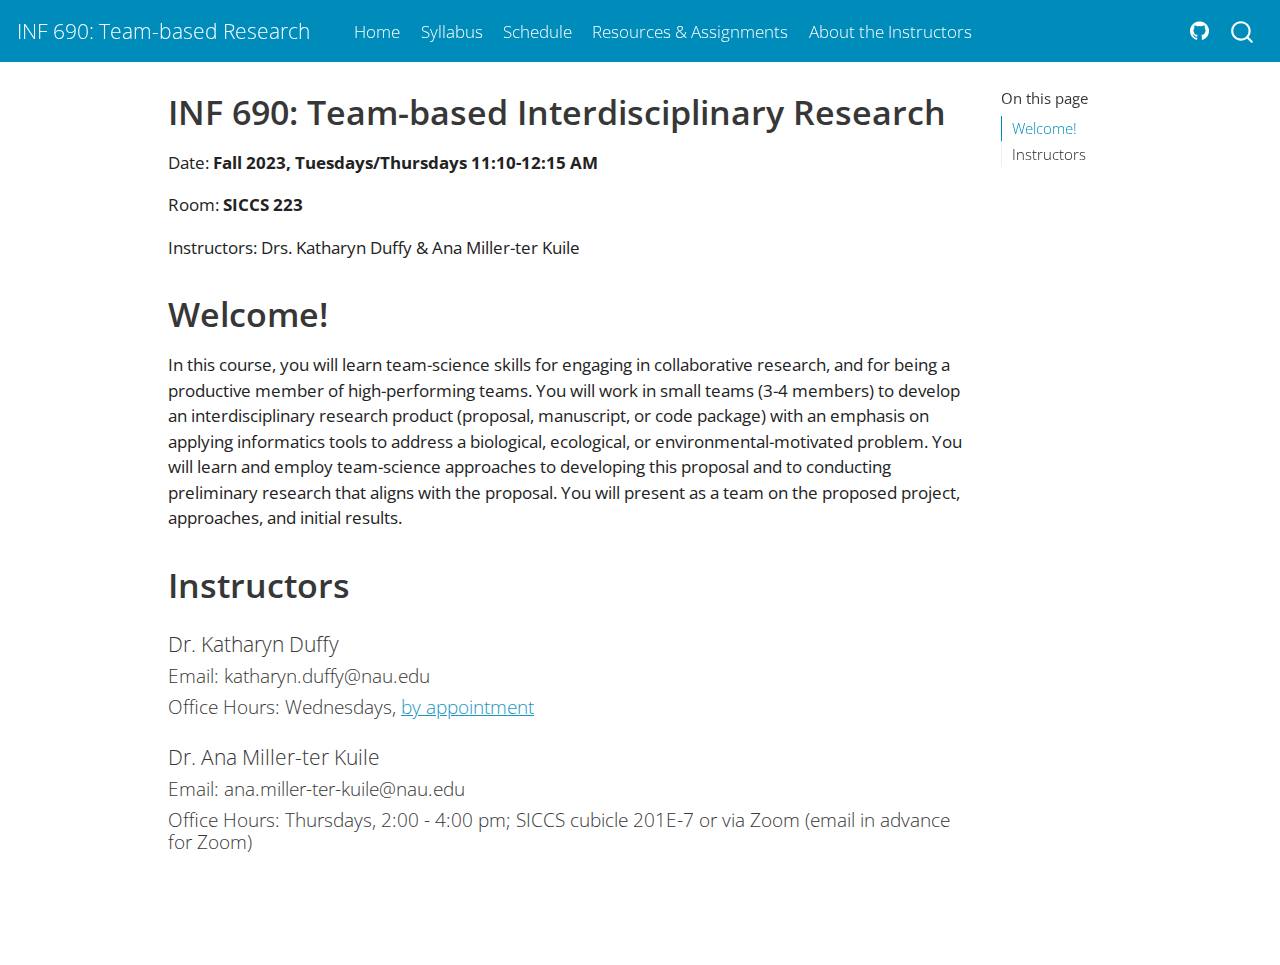
<file: docs/index.html>
<!DOCTYPE html>
<html xmlns="http://www.w3.org/1999/xhtml" lang="en" xml:lang="en"><head>

<meta charset="utf-8">
<meta name="generator" content="quarto-1.3.353">

<meta name="viewport" content="width=device-width, initial-scale=1.0, user-scalable=yes">


<title>INF 690: Team-based Research - INF 690: Team-based Interdisciplinary Research</title>
<style>
code{white-space: pre-wrap;}
span.smallcaps{font-variant: small-caps;}
div.columns{display: flex; gap: min(4vw, 1.5em);}
div.column{flex: auto; overflow-x: auto;}
div.hanging-indent{margin-left: 1.5em; text-indent: -1.5em;}
ul.task-list{list-style: none;}
ul.task-list li input[type="checkbox"] {
  width: 0.8em;
  margin: 0 0.8em 0.2em -1em; /* quarto-specific, see https://github.com/quarto-dev/quarto-cli/issues/4556 */ 
  vertical-align: middle;
}
</style>


<script src="site_libs/quarto-nav/quarto-nav.js"></script>
<script src="site_libs/quarto-nav/headroom.min.js"></script>
<script src="site_libs/clipboard/clipboard.min.js"></script>
<script src="site_libs/quarto-search/autocomplete.umd.js"></script>
<script src="site_libs/quarto-search/fuse.min.js"></script>
<script src="site_libs/quarto-search/quarto-search.js"></script>
<meta name="quarto:offset" content="./">
<script src="site_libs/quarto-html/quarto.js"></script>
<script src="site_libs/quarto-html/popper.min.js"></script>
<script src="site_libs/quarto-html/tippy.umd.min.js"></script>
<script src="site_libs/quarto-html/anchor.min.js"></script>
<link href="site_libs/quarto-html/tippy.css" rel="stylesheet">
<link href="site_libs/quarto-html/quarto-syntax-highlighting.css" rel="stylesheet" id="quarto-text-highlighting-styles">
<script src="site_libs/bootstrap/bootstrap.min.js"></script>
<link href="site_libs/bootstrap/bootstrap-icons.css" rel="stylesheet">
<link href="site_libs/bootstrap/bootstrap.min.css" rel="stylesheet" id="quarto-bootstrap" data-mode="light">
<script id="quarto-search-options" type="application/json">{
  "location": "navbar",
  "copy-button": false,
  "collapse-after": 3,
  "panel-placement": "end",
  "type": "overlay",
  "limit": 20,
  "language": {
    "search-no-results-text": "No results",
    "search-matching-documents-text": "matching documents",
    "search-copy-link-title": "Copy link to search",
    "search-hide-matches-text": "Hide additional matches",
    "search-more-match-text": "more match in this document",
    "search-more-matches-text": "more matches in this document",
    "search-clear-button-title": "Clear",
    "search-detached-cancel-button-title": "Cancel",
    "search-submit-button-title": "Submit"
  }
}</script>


<link rel="stylesheet" href="styles.css">
</head>

<body class="nav-fixed">

<div id="quarto-search-results"></div>
  <header id="quarto-header" class="headroom fixed-top">
    <nav class="navbar navbar-expand-lg navbar-dark ">
      <div class="navbar-container container-fluid">
      <div class="navbar-brand-container">
    <a class="navbar-brand" href="./index.html">
    <span class="navbar-title">INF 690: Team-based Research</span>
    </a>
  </div>
            <div id="quarto-search" class="" title="Search"></div>
          <button class="navbar-toggler" type="button" data-bs-toggle="collapse" data-bs-target="#navbarCollapse" aria-controls="navbarCollapse" aria-expanded="false" aria-label="Toggle navigation" onclick="if (window.quartoToggleHeadroom) { window.quartoToggleHeadroom(); }">
  <span class="navbar-toggler-icon"></span>
</button>
          <div class="collapse navbar-collapse" id="navbarCollapse">
            <ul class="navbar-nav navbar-nav-scroll me-auto">
  <li class="nav-item">
    <a class="nav-link active" href="./index.html" rel="" target="" aria-current="page">
 <span class="menu-text">Home</span></a>
  </li>  
  <li class="nav-item">
    <a class="nav-link" href="./syllabus.html" rel="" target="">
 <span class="menu-text">Syllabus</span></a>
  </li>  
  <li class="nav-item">
    <a class="nav-link" href="./schedule.html" rel="" target="">
 <span class="menu-text">Schedule</span></a>
  </li>  
  <li class="nav-item">
    <a class="nav-link" href="./resources.html" rel="" target="">
 <span class="menu-text">Resources &amp; Assignments</span></a>
  </li>  
  <li class="nav-item">
    <a class="nav-link" href="./about.html" rel="" target="">
 <span class="menu-text">About the Instructors</span></a>
  </li>  
</ul>
            <ul class="navbar-nav navbar-nav-scroll ms-auto">
  <li class="nav-item compact">
    <a class="nav-link" href="https://github.com/anamtk/team_based_science" rel="" target=""><i class="bi bi-github" role="img">
</i> 
 <span class="menu-text"></span></a>
  </li>  
</ul>
            <div class="quarto-navbar-tools">
</div>
          </div> <!-- /navcollapse -->
      </div> <!-- /container-fluid -->
    </nav>
</header>
<!-- content -->
<div id="quarto-content" class="quarto-container page-columns page-rows-contents page-layout-article page-navbar">
<!-- sidebar -->
<!-- margin-sidebar -->
    <div id="quarto-margin-sidebar" class="sidebar margin-sidebar">
        <nav id="TOC" role="doc-toc" class="toc-active">
    <h2 id="toc-title">On this page</h2>
   
  <ul>
  <li><a href="#welcome" id="toc-welcome" class="nav-link active" data-scroll-target="#welcome">Welcome!</a></li>
  <li><a href="#instructors" id="toc-instructors" class="nav-link" data-scroll-target="#instructors">Instructors</a></li>
  <li><a href="#section" id="toc-section" class="nav-link" data-scroll-target="#section"></a></li>
  </ul>
</nav>
    </div>
<!-- main -->
<main class="content" id="quarto-document-content">

<header id="title-block-header" class="quarto-title-block default">
<div class="quarto-title">
<h1 class="title">INF 690: Team-based Interdisciplinary Research</h1>
</div>



<div class="quarto-title-meta">

    
  
    
  </div>
  

</header>

<p>Date: <strong>Fall 2023, Tuesdays/Thursdays 11:10-12:15 AM</strong></p>
<p>Room: <strong>SICCS 223</strong></p>
<p>Instructors: Drs. Katharyn Duffy &amp; Ana Miller-ter Kuile</p>
<section id="welcome" class="level1">
<h1>Welcome!</h1>
<p>In this course, you will learn team-science skills for engaging in collaborative research, and for being a productive member of high-performing teams. You will work in small teams (3-4 members) to develop an interdisciplinary research product (proposal, manuscript, or code package) with an emphasis on applying informatics tools to address a biological, ecological, or environmental-motivated problem. You will learn and employ team-science approaches to developing this proposal and to conducting preliminary research that aligns with the proposal. You will present as a team on the proposed project, approaches, and initial results.</p>
</section>
<section id="instructors" class="level1">
<h1>Instructors</h1>
<section id="dr.-katharyn-duffy" class="level4">
<h4 class="anchored" data-anchor-id="dr.-katharyn-duffy">Dr.&nbsp;Katharyn Duffy</h4>
<section id="email-katharyn.duffynau.edu" class="level5">
<h5 class="anchored" data-anchor-id="email-katharyn.duffynau.edu">Email: katharyn.duffy@nau.edu</h5>
</section>
<section id="office-hours-wednesdays-by-appointment" class="level5">
<h5 class="anchored" data-anchor-id="office-hours-wednesdays-by-appointment">Office Hours: Wednesdays, <a href="https://calendly.com/katharynduffy/team-based-office-hours">by appointment</a></h5>
</section>
</section>
<section id="dr.-ana-miller-ter-kuile" class="level4">
<h4 class="anchored" data-anchor-id="dr.-ana-miller-ter-kuile">Dr.&nbsp;Ana Miller-ter Kuile</h4>
<section id="email-ana.miller-ter-kuilenau.edu" class="level5">
<h5 class="anchored" data-anchor-id="email-ana.miller-ter-kuilenau.edu">Email: ana.miller-ter-kuile@nau.edu</h5>
</section>
<section id="office-hours-thursdays-200---400-pm-siccs-cubicle-201e-7-or-via-zoom-email-in-advance-for-zoom" class="level5">
<h5 class="anchored" data-anchor-id="office-hours-thursdays-200---400-pm-siccs-cubicle-201e-7-or-via-zoom-email-in-advance-for-zoom">Office Hours: Thursdays, 2:00 - 4:00 pm; SICCS cubicle 201E-7 or via Zoom (email in advance for Zoom)</h5>
</section>
</section>
</section>
<section id="section" class="level1">
<h1></h1>


</section>

</main> <!-- /main -->
<script id="quarto-html-after-body" type="application/javascript">
window.document.addEventListener("DOMContentLoaded", function (event) {
  const toggleBodyColorMode = (bsSheetEl) => {
    const mode = bsSheetEl.getAttribute("data-mode");
    const bodyEl = window.document.querySelector("body");
    if (mode === "dark") {
      bodyEl.classList.add("quarto-dark");
      bodyEl.classList.remove("quarto-light");
    } else {
      bodyEl.classList.add("quarto-light");
      bodyEl.classList.remove("quarto-dark");
    }
  }
  const toggleBodyColorPrimary = () => {
    const bsSheetEl = window.document.querySelector("link#quarto-bootstrap");
    if (bsSheetEl) {
      toggleBodyColorMode(bsSheetEl);
    }
  }
  toggleBodyColorPrimary();  
  const icon = "";
  const anchorJS = new window.AnchorJS();
  anchorJS.options = {
    placement: 'right',
    icon: icon
  };
  anchorJS.add('.anchored');
  const isCodeAnnotation = (el) => {
    for (const clz of el.classList) {
      if (clz.startsWith('code-annotation-')) {                     
        return true;
      }
    }
    return false;
  }
  const clipboard = new window.ClipboardJS('.code-copy-button', {
    text: function(trigger) {
      const codeEl = trigger.previousElementSibling.cloneNode(true);
      for (const childEl of codeEl.children) {
        if (isCodeAnnotation(childEl)) {
          childEl.remove();
        }
      }
      return codeEl.innerText;
    }
  });
  clipboard.on('success', function(e) {
    // button target
    const button = e.trigger;
    // don't keep focus
    button.blur();
    // flash "checked"
    button.classList.add('code-copy-button-checked');
    var currentTitle = button.getAttribute("title");
    button.setAttribute("title", "Copied!");
    let tooltip;
    if (window.bootstrap) {
      button.setAttribute("data-bs-toggle", "tooltip");
      button.setAttribute("data-bs-placement", "left");
      button.setAttribute("data-bs-title", "Copied!");
      tooltip = new bootstrap.Tooltip(button, 
        { trigger: "manual", 
          customClass: "code-copy-button-tooltip",
          offset: [0, -8]});
      tooltip.show();    
    }
    setTimeout(function() {
      if (tooltip) {
        tooltip.hide();
        button.removeAttribute("data-bs-title");
        button.removeAttribute("data-bs-toggle");
        button.removeAttribute("data-bs-placement");
      }
      button.setAttribute("title", currentTitle);
      button.classList.remove('code-copy-button-checked');
    }, 1000);
    // clear code selection
    e.clearSelection();
  });
  function tippyHover(el, contentFn) {
    const config = {
      allowHTML: true,
      content: contentFn,
      maxWidth: 500,
      delay: 100,
      arrow: false,
      appendTo: function(el) {
          return el.parentElement;
      },
      interactive: true,
      interactiveBorder: 10,
      theme: 'quarto',
      placement: 'bottom-start'
    };
    window.tippy(el, config); 
  }
  const noterefs = window.document.querySelectorAll('a[role="doc-noteref"]');
  for (var i=0; i<noterefs.length; i++) {
    const ref = noterefs[i];
    tippyHover(ref, function() {
      // use id or data attribute instead here
      let href = ref.getAttribute('data-footnote-href') || ref.getAttribute('href');
      try { href = new URL(href).hash; } catch {}
      const id = href.replace(/^#\/?/, "");
      const note = window.document.getElementById(id);
      return note.innerHTML;
    });
  }
      let selectedAnnoteEl;
      const selectorForAnnotation = ( cell, annotation) => {
        let cellAttr = 'data-code-cell="' + cell + '"';
        let lineAttr = 'data-code-annotation="' +  annotation + '"';
        const selector = 'span[' + cellAttr + '][' + lineAttr + ']';
        return selector;
      }
      const selectCodeLines = (annoteEl) => {
        const doc = window.document;
        const targetCell = annoteEl.getAttribute("data-target-cell");
        const targetAnnotation = annoteEl.getAttribute("data-target-annotation");
        const annoteSpan = window.document.querySelector(selectorForAnnotation(targetCell, targetAnnotation));
        const lines = annoteSpan.getAttribute("data-code-lines").split(",");
        const lineIds = lines.map((line) => {
          return targetCell + "-" + line;
        })
        let top = null;
        let height = null;
        let parent = null;
        if (lineIds.length > 0) {
            //compute the position of the single el (top and bottom and make a div)
            const el = window.document.getElementById(lineIds[0]);
            top = el.offsetTop;
            height = el.offsetHeight;
            parent = el.parentElement.parentElement;
          if (lineIds.length > 1) {
            const lastEl = window.document.getElementById(lineIds[lineIds.length - 1]);
            const bottom = lastEl.offsetTop + lastEl.offsetHeight;
            height = bottom - top;
          }
          if (top !== null && height !== null && parent !== null) {
            // cook up a div (if necessary) and position it 
            let div = window.document.getElementById("code-annotation-line-highlight");
            if (div === null) {
              div = window.document.createElement("div");
              div.setAttribute("id", "code-annotation-line-highlight");
              div.style.position = 'absolute';
              parent.appendChild(div);
            }
            div.style.top = top - 2 + "px";
            div.style.height = height + 4 + "px";
            let gutterDiv = window.document.getElementById("code-annotation-line-highlight-gutter");
            if (gutterDiv === null) {
              gutterDiv = window.document.createElement("div");
              gutterDiv.setAttribute("id", "code-annotation-line-highlight-gutter");
              gutterDiv.style.position = 'absolute';
              const codeCell = window.document.getElementById(targetCell);
              const gutter = codeCell.querySelector('.code-annotation-gutter');
              gutter.appendChild(gutterDiv);
            }
            gutterDiv.style.top = top - 2 + "px";
            gutterDiv.style.height = height + 4 + "px";
          }
          selectedAnnoteEl = annoteEl;
        }
      };
      const unselectCodeLines = () => {
        const elementsIds = ["code-annotation-line-highlight", "code-annotation-line-highlight-gutter"];
        elementsIds.forEach((elId) => {
          const div = window.document.getElementById(elId);
          if (div) {
            div.remove();
          }
        });
        selectedAnnoteEl = undefined;
      };
      // Attach click handler to the DT
      const annoteDls = window.document.querySelectorAll('dt[data-target-cell]');
      for (const annoteDlNode of annoteDls) {
        annoteDlNode.addEventListener('click', (event) => {
          const clickedEl = event.target;
          if (clickedEl !== selectedAnnoteEl) {
            unselectCodeLines();
            const activeEl = window.document.querySelector('dt[data-target-cell].code-annotation-active');
            if (activeEl) {
              activeEl.classList.remove('code-annotation-active');
            }
            selectCodeLines(clickedEl);
            clickedEl.classList.add('code-annotation-active');
          } else {
            // Unselect the line
            unselectCodeLines();
            clickedEl.classList.remove('code-annotation-active');
          }
        });
      }
  const findCites = (el) => {
    const parentEl = el.parentElement;
    if (parentEl) {
      const cites = parentEl.dataset.cites;
      if (cites) {
        return {
          el,
          cites: cites.split(' ')
        };
      } else {
        return findCites(el.parentElement)
      }
    } else {
      return undefined;
    }
  };
  var bibliorefs = window.document.querySelectorAll('a[role="doc-biblioref"]');
  for (var i=0; i<bibliorefs.length; i++) {
    const ref = bibliorefs[i];
    const citeInfo = findCites(ref);
    if (citeInfo) {
      tippyHover(citeInfo.el, function() {
        var popup = window.document.createElement('div');
        citeInfo.cites.forEach(function(cite) {
          var citeDiv = window.document.createElement('div');
          citeDiv.classList.add('hanging-indent');
          citeDiv.classList.add('csl-entry');
          var biblioDiv = window.document.getElementById('ref-' + cite);
          if (biblioDiv) {
            citeDiv.innerHTML = biblioDiv.innerHTML;
          }
          popup.appendChild(citeDiv);
        });
        return popup.innerHTML;
      });
    }
  }
});
</script>
</div> <!-- /content -->



</body></html>
</file>
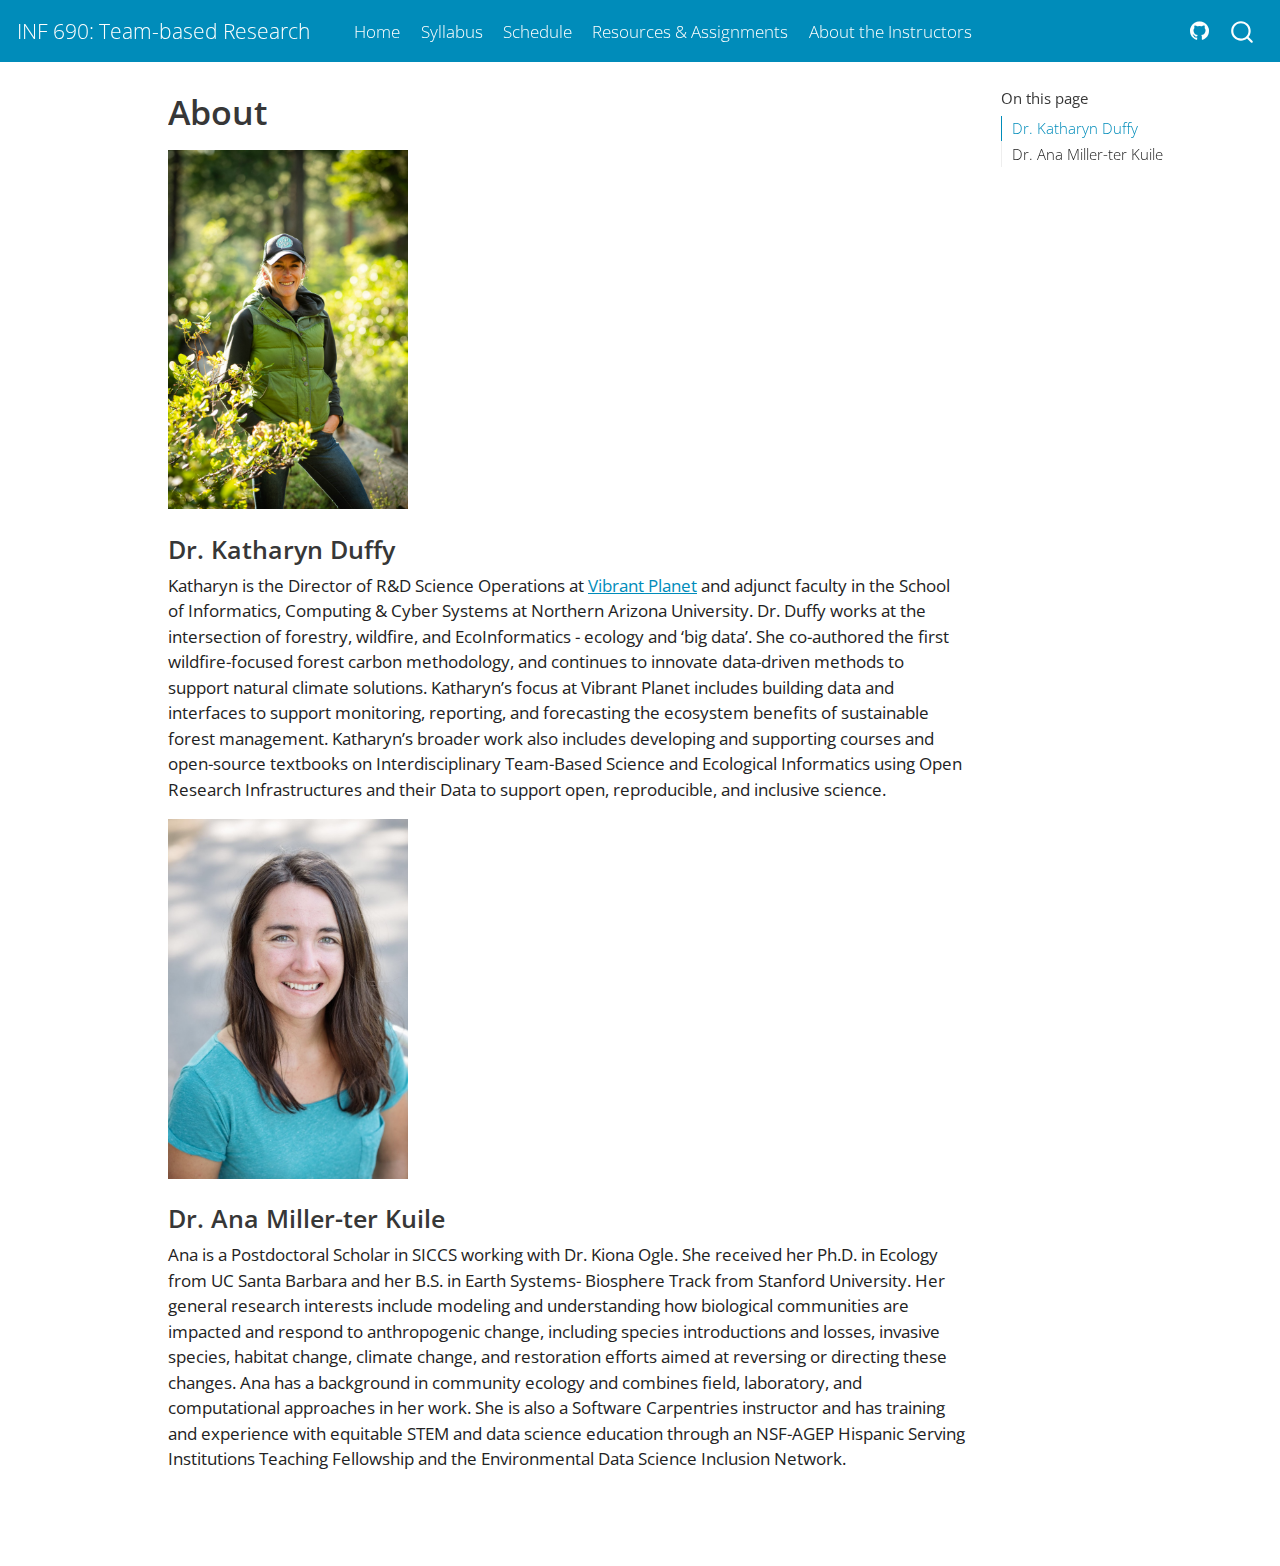
<file: docs/about.html>
<!DOCTYPE html>
<html xmlns="http://www.w3.org/1999/xhtml" lang="en" xml:lang="en"><head>

<meta charset="utf-8">
<meta name="generator" content="quarto-1.3.353">

<meta name="viewport" content="width=device-width, initial-scale=1.0, user-scalable=yes">


<title>INF 690: Team-based Research - About</title>
<style>
code{white-space: pre-wrap;}
span.smallcaps{font-variant: small-caps;}
div.columns{display: flex; gap: min(4vw, 1.5em);}
div.column{flex: auto; overflow-x: auto;}
div.hanging-indent{margin-left: 1.5em; text-indent: -1.5em;}
ul.task-list{list-style: none;}
ul.task-list li input[type="checkbox"] {
  width: 0.8em;
  margin: 0 0.8em 0.2em -1em; /* quarto-specific, see https://github.com/quarto-dev/quarto-cli/issues/4556 */ 
  vertical-align: middle;
}
</style>


<script src="site_libs/quarto-nav/quarto-nav.js"></script>
<script src="site_libs/quarto-nav/headroom.min.js"></script>
<script src="site_libs/clipboard/clipboard.min.js"></script>
<script src="site_libs/quarto-search/autocomplete.umd.js"></script>
<script src="site_libs/quarto-search/fuse.min.js"></script>
<script src="site_libs/quarto-search/quarto-search.js"></script>
<meta name="quarto:offset" content="./">
<script src="site_libs/quarto-html/quarto.js"></script>
<script src="site_libs/quarto-html/popper.min.js"></script>
<script src="site_libs/quarto-html/tippy.umd.min.js"></script>
<script src="site_libs/quarto-html/anchor.min.js"></script>
<link href="site_libs/quarto-html/tippy.css" rel="stylesheet">
<link href="site_libs/quarto-html/quarto-syntax-highlighting.css" rel="stylesheet" id="quarto-text-highlighting-styles">
<script src="site_libs/bootstrap/bootstrap.min.js"></script>
<link href="site_libs/bootstrap/bootstrap-icons.css" rel="stylesheet">
<link href="site_libs/bootstrap/bootstrap.min.css" rel="stylesheet" id="quarto-bootstrap" data-mode="light">
<script id="quarto-search-options" type="application/json">{
  "location": "navbar",
  "copy-button": false,
  "collapse-after": 3,
  "panel-placement": "end",
  "type": "overlay",
  "limit": 20,
  "language": {
    "search-no-results-text": "No results",
    "search-matching-documents-text": "matching documents",
    "search-copy-link-title": "Copy link to search",
    "search-hide-matches-text": "Hide additional matches",
    "search-more-match-text": "more match in this document",
    "search-more-matches-text": "more matches in this document",
    "search-clear-button-title": "Clear",
    "search-detached-cancel-button-title": "Cancel",
    "search-submit-button-title": "Submit"
  }
}</script>


<link rel="stylesheet" href="styles.css">
</head>

<body class="nav-fixed">

<div id="quarto-search-results"></div>
  <header id="quarto-header" class="headroom fixed-top">
    <nav class="navbar navbar-expand-lg navbar-dark ">
      <div class="navbar-container container-fluid">
      <div class="navbar-brand-container">
    <a class="navbar-brand" href="./index.html">
    <span class="navbar-title">INF 690: Team-based Research</span>
    </a>
  </div>
            <div id="quarto-search" class="" title="Search"></div>
          <button class="navbar-toggler" type="button" data-bs-toggle="collapse" data-bs-target="#navbarCollapse" aria-controls="navbarCollapse" aria-expanded="false" aria-label="Toggle navigation" onclick="if (window.quartoToggleHeadroom) { window.quartoToggleHeadroom(); }">
  <span class="navbar-toggler-icon"></span>
</button>
          <div class="collapse navbar-collapse" id="navbarCollapse">
            <ul class="navbar-nav navbar-nav-scroll me-auto">
  <li class="nav-item">
    <a class="nav-link" href="./index.html" rel="" target="">
 <span class="menu-text">Home</span></a>
  </li>  
  <li class="nav-item">
    <a class="nav-link" href="./syllabus.html" rel="" target="">
 <span class="menu-text">Syllabus</span></a>
  </li>  
  <li class="nav-item">
    <a class="nav-link" href="./schedule.html" rel="" target="">
 <span class="menu-text">Schedule</span></a>
  </li>  
  <li class="nav-item">
    <a class="nav-link" href="./resources.html" rel="" target="">
 <span class="menu-text">Resources &amp; Assignments</span></a>
  </li>  
  <li class="nav-item">
    <a class="nav-link active" href="./about.html" rel="" target="" aria-current="page">
 <span class="menu-text">About the Instructors</span></a>
  </li>  
</ul>
            <ul class="navbar-nav navbar-nav-scroll ms-auto">
  <li class="nav-item compact">
    <a class="nav-link" href="https://github.com/anamtk/team_based_science" rel="" target=""><i class="bi bi-github" role="img">
</i> 
 <span class="menu-text"></span></a>
  </li>  
</ul>
            <div class="quarto-navbar-tools">
</div>
          </div> <!-- /navcollapse -->
      </div> <!-- /container-fluid -->
    </nav>
</header>
<!-- content -->
<div id="quarto-content" class="quarto-container page-columns page-rows-contents page-layout-article page-navbar">
<!-- sidebar -->
<!-- margin-sidebar -->
    <div id="quarto-margin-sidebar" class="sidebar margin-sidebar">
        <nav id="TOC" role="doc-toc" class="toc-active">
    <h2 id="toc-title">On this page</h2>
   
  <ul>
  <li><a href="#dr.-katharyn-duffy" id="toc-dr.-katharyn-duffy" class="nav-link active" data-scroll-target="#dr.-katharyn-duffy">Dr.&nbsp;Katharyn Duffy</a></li>
  <li><a href="#dr.-ana-miller-ter-kuile" id="toc-dr.-ana-miller-ter-kuile" class="nav-link" data-scroll-target="#dr.-ana-miller-ter-kuile">Dr.&nbsp;Ana Miller-ter Kuile</a></li>
  </ul>
</nav>
    </div>
<!-- main -->
<main class="content" id="quarto-document-content">

<header id="title-block-header" class="quarto-title-block default">
<div class="quarto-title">
<h1 class="title">About</h1>
</div>



<div class="quarto-title-meta">

    
  
    
  </div>
  

</header>

<p><img src="kat.jpeg" class="img-fluid" style="width:30.0%"></p>
<section id="dr.-katharyn-duffy" class="level3">
<h3 class="anchored" data-anchor-id="dr.-katharyn-duffy">Dr.&nbsp;Katharyn Duffy</h3>
<p>Katharyn is the Director of R&amp;D Science Operations at <a href="https://www.vibrantplanet.net/">Vibrant Planet</a> and adjunct faculty in the School of Informatics, Computing &amp; Cyber Systems at Northern Arizona University. Dr.&nbsp;Duffy works at the intersection of forestry, wildfire, and EcoInformatics - ecology and ‘big data’. She co-authored the first wildfire-focused forest carbon methodology, and continues to innovate data-driven methods to support natural climate solutions. Katharyn’s focus at Vibrant Planet includes building data and interfaces to support monitoring, reporting, and forecasting the ecosystem benefits of sustainable forest management. Katharyn’s broader work also includes developing and supporting courses and open-source textbooks on Interdisciplinary Team-Based Science and Ecological Informatics using Open Research Infrastructures and their Data to support open, reproducible, and inclusive science.</p>
<p><img src="ana.png" class="img-fluid" style="width:30.0%"></p>
</section>
<section id="dr.-ana-miller-ter-kuile" class="level3">
<h3 class="anchored" data-anchor-id="dr.-ana-miller-ter-kuile">Dr.&nbsp;Ana Miller-ter Kuile</h3>
<p>Ana is a Postdoctoral Scholar in SICCS working with Dr.&nbsp;Kiona Ogle. She received her Ph.D.&nbsp;in Ecology from UC Santa Barbara and her B.S. in Earth Systems- Biosphere Track from Stanford University. Her general research interests include modeling and understanding how biological communities are impacted and respond to anthropogenic change, including species introductions and losses, invasive species, habitat change, climate change, and restoration efforts aimed at reversing or directing these changes. Ana has a background in community ecology and combines field, laboratory, and computational approaches in her work. She is also a Software Carpentries instructor and has training and experience with equitable STEM and data science education through an NSF-AGEP Hispanic Serving Institutions Teaching Fellowship and the Environmental Data Science Inclusion Network.&nbsp;</p>


</section>

</main> <!-- /main -->
<script id="quarto-html-after-body" type="application/javascript">
window.document.addEventListener("DOMContentLoaded", function (event) {
  const toggleBodyColorMode = (bsSheetEl) => {
    const mode = bsSheetEl.getAttribute("data-mode");
    const bodyEl = window.document.querySelector("body");
    if (mode === "dark") {
      bodyEl.classList.add("quarto-dark");
      bodyEl.classList.remove("quarto-light");
    } else {
      bodyEl.classList.add("quarto-light");
      bodyEl.classList.remove("quarto-dark");
    }
  }
  const toggleBodyColorPrimary = () => {
    const bsSheetEl = window.document.querySelector("link#quarto-bootstrap");
    if (bsSheetEl) {
      toggleBodyColorMode(bsSheetEl);
    }
  }
  toggleBodyColorPrimary();  
  const icon = "";
  const anchorJS = new window.AnchorJS();
  anchorJS.options = {
    placement: 'right',
    icon: icon
  };
  anchorJS.add('.anchored');
  const isCodeAnnotation = (el) => {
    for (const clz of el.classList) {
      if (clz.startsWith('code-annotation-')) {                     
        return true;
      }
    }
    return false;
  }
  const clipboard = new window.ClipboardJS('.code-copy-button', {
    text: function(trigger) {
      const codeEl = trigger.previousElementSibling.cloneNode(true);
      for (const childEl of codeEl.children) {
        if (isCodeAnnotation(childEl)) {
          childEl.remove();
        }
      }
      return codeEl.innerText;
    }
  });
  clipboard.on('success', function(e) {
    // button target
    const button = e.trigger;
    // don't keep focus
    button.blur();
    // flash "checked"
    button.classList.add('code-copy-button-checked');
    var currentTitle = button.getAttribute("title");
    button.setAttribute("title", "Copied!");
    let tooltip;
    if (window.bootstrap) {
      button.setAttribute("data-bs-toggle", "tooltip");
      button.setAttribute("data-bs-placement", "left");
      button.setAttribute("data-bs-title", "Copied!");
      tooltip = new bootstrap.Tooltip(button, 
        { trigger: "manual", 
          customClass: "code-copy-button-tooltip",
          offset: [0, -8]});
      tooltip.show();    
    }
    setTimeout(function() {
      if (tooltip) {
        tooltip.hide();
        button.removeAttribute("data-bs-title");
        button.removeAttribute("data-bs-toggle");
        button.removeAttribute("data-bs-placement");
      }
      button.setAttribute("title", currentTitle);
      button.classList.remove('code-copy-button-checked');
    }, 1000);
    // clear code selection
    e.clearSelection();
  });
  function tippyHover(el, contentFn) {
    const config = {
      allowHTML: true,
      content: contentFn,
      maxWidth: 500,
      delay: 100,
      arrow: false,
      appendTo: function(el) {
          return el.parentElement;
      },
      interactive: true,
      interactiveBorder: 10,
      theme: 'quarto',
      placement: 'bottom-start'
    };
    window.tippy(el, config); 
  }
  const noterefs = window.document.querySelectorAll('a[role="doc-noteref"]');
  for (var i=0; i<noterefs.length; i++) {
    const ref = noterefs[i];
    tippyHover(ref, function() {
      // use id or data attribute instead here
      let href = ref.getAttribute('data-footnote-href') || ref.getAttribute('href');
      try { href = new URL(href).hash; } catch {}
      const id = href.replace(/^#\/?/, "");
      const note = window.document.getElementById(id);
      return note.innerHTML;
    });
  }
      let selectedAnnoteEl;
      const selectorForAnnotation = ( cell, annotation) => {
        let cellAttr = 'data-code-cell="' + cell + '"';
        let lineAttr = 'data-code-annotation="' +  annotation + '"';
        const selector = 'span[' + cellAttr + '][' + lineAttr + ']';
        return selector;
      }
      const selectCodeLines = (annoteEl) => {
        const doc = window.document;
        const targetCell = annoteEl.getAttribute("data-target-cell");
        const targetAnnotation = annoteEl.getAttribute("data-target-annotation");
        const annoteSpan = window.document.querySelector(selectorForAnnotation(targetCell, targetAnnotation));
        const lines = annoteSpan.getAttribute("data-code-lines").split(",");
        const lineIds = lines.map((line) => {
          return targetCell + "-" + line;
        })
        let top = null;
        let height = null;
        let parent = null;
        if (lineIds.length > 0) {
            //compute the position of the single el (top and bottom and make a div)
            const el = window.document.getElementById(lineIds[0]);
            top = el.offsetTop;
            height = el.offsetHeight;
            parent = el.parentElement.parentElement;
          if (lineIds.length > 1) {
            const lastEl = window.document.getElementById(lineIds[lineIds.length - 1]);
            const bottom = lastEl.offsetTop + lastEl.offsetHeight;
            height = bottom - top;
          }
          if (top !== null && height !== null && parent !== null) {
            // cook up a div (if necessary) and position it 
            let div = window.document.getElementById("code-annotation-line-highlight");
            if (div === null) {
              div = window.document.createElement("div");
              div.setAttribute("id", "code-annotation-line-highlight");
              div.style.position = 'absolute';
              parent.appendChild(div);
            }
            div.style.top = top - 2 + "px";
            div.style.height = height + 4 + "px";
            let gutterDiv = window.document.getElementById("code-annotation-line-highlight-gutter");
            if (gutterDiv === null) {
              gutterDiv = window.document.createElement("div");
              gutterDiv.setAttribute("id", "code-annotation-line-highlight-gutter");
              gutterDiv.style.position = 'absolute';
              const codeCell = window.document.getElementById(targetCell);
              const gutter = codeCell.querySelector('.code-annotation-gutter');
              gutter.appendChild(gutterDiv);
            }
            gutterDiv.style.top = top - 2 + "px";
            gutterDiv.style.height = height + 4 + "px";
          }
          selectedAnnoteEl = annoteEl;
        }
      };
      const unselectCodeLines = () => {
        const elementsIds = ["code-annotation-line-highlight", "code-annotation-line-highlight-gutter"];
        elementsIds.forEach((elId) => {
          const div = window.document.getElementById(elId);
          if (div) {
            div.remove();
          }
        });
        selectedAnnoteEl = undefined;
      };
      // Attach click handler to the DT
      const annoteDls = window.document.querySelectorAll('dt[data-target-cell]');
      for (const annoteDlNode of annoteDls) {
        annoteDlNode.addEventListener('click', (event) => {
          const clickedEl = event.target;
          if (clickedEl !== selectedAnnoteEl) {
            unselectCodeLines();
            const activeEl = window.document.querySelector('dt[data-target-cell].code-annotation-active');
            if (activeEl) {
              activeEl.classList.remove('code-annotation-active');
            }
            selectCodeLines(clickedEl);
            clickedEl.classList.add('code-annotation-active');
          } else {
            // Unselect the line
            unselectCodeLines();
            clickedEl.classList.remove('code-annotation-active');
          }
        });
      }
  const findCites = (el) => {
    const parentEl = el.parentElement;
    if (parentEl) {
      const cites = parentEl.dataset.cites;
      if (cites) {
        return {
          el,
          cites: cites.split(' ')
        };
      } else {
        return findCites(el.parentElement)
      }
    } else {
      return undefined;
    }
  };
  var bibliorefs = window.document.querySelectorAll('a[role="doc-biblioref"]');
  for (var i=0; i<bibliorefs.length; i++) {
    const ref = bibliorefs[i];
    const citeInfo = findCites(ref);
    if (citeInfo) {
      tippyHover(citeInfo.el, function() {
        var popup = window.document.createElement('div');
        citeInfo.cites.forEach(function(cite) {
          var citeDiv = window.document.createElement('div');
          citeDiv.classList.add('hanging-indent');
          citeDiv.classList.add('csl-entry');
          var biblioDiv = window.document.getElementById('ref-' + cite);
          if (biblioDiv) {
            citeDiv.innerHTML = biblioDiv.innerHTML;
          }
          popup.appendChild(citeDiv);
        });
        return popup.innerHTML;
      });
    }
  }
});
</script>
</div> <!-- /content -->



</body></html>
</file>
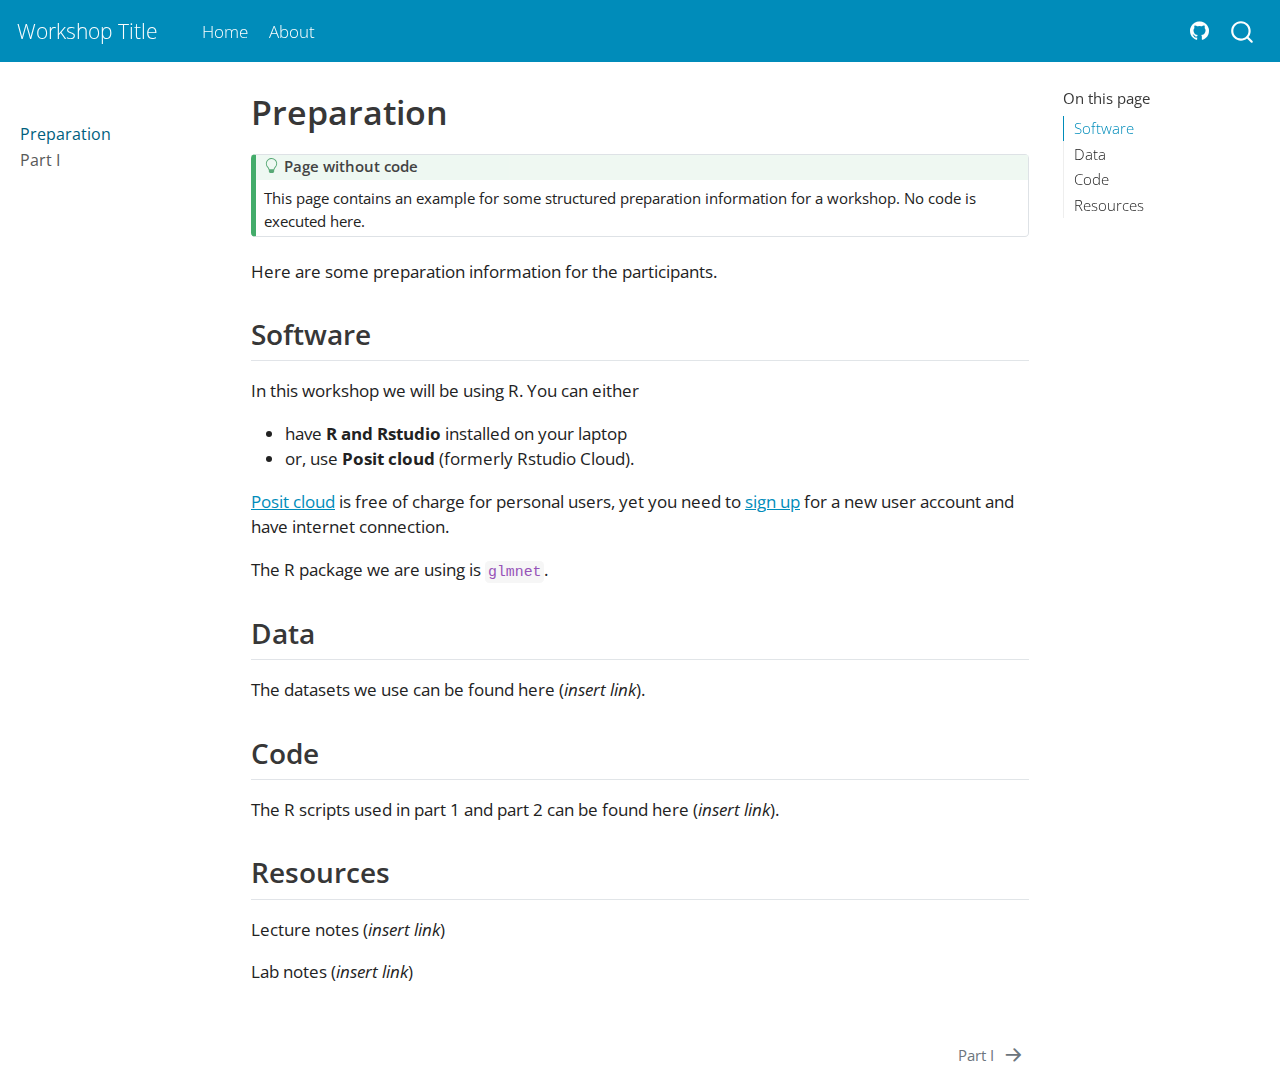
<file: docs/part_1_prep.html>
<!DOCTYPE html>
<html xmlns="http://www.w3.org/1999/xhtml" lang="en" xml:lang="en"><head>

<meta charset="utf-8">
<meta name="generator" content="quarto-1.2.269">

<meta name="viewport" content="width=device-width, initial-scale=1.0, user-scalable=yes">


<title>Workshop Title - Preparation</title>
<style>
code{white-space: pre-wrap;}
span.smallcaps{font-variant: small-caps;}
div.columns{display: flex; gap: min(4vw, 1.5em);}
div.column{flex: auto; overflow-x: auto;}
div.hanging-indent{margin-left: 1.5em; text-indent: -1.5em;}
ul.task-list{list-style: none;}
ul.task-list li input[type="checkbox"] {
  width: 0.8em;
  margin: 0 0.8em 0.2em -1.6em;
  vertical-align: middle;
}
</style>


<script src="site_libs/quarto-nav/quarto-nav.js"></script>
<script src="site_libs/quarto-nav/headroom.min.js"></script>
<script src="site_libs/clipboard/clipboard.min.js"></script>
<script src="site_libs/quarto-search/autocomplete.umd.js"></script>
<script src="site_libs/quarto-search/fuse.min.js"></script>
<script src="site_libs/quarto-search/quarto-search.js"></script>
<meta name="quarto:offset" content="./">
<link href="./part_2_eda.html" rel="next">
<script src="site_libs/quarto-html/quarto.js"></script>
<script src="site_libs/quarto-html/popper.min.js"></script>
<script src="site_libs/quarto-html/tippy.umd.min.js"></script>
<script src="site_libs/quarto-html/anchor.min.js"></script>
<link href="site_libs/quarto-html/tippy.css" rel="stylesheet">
<link href="site_libs/quarto-html/quarto-syntax-highlighting.css" rel="stylesheet" id="quarto-text-highlighting-styles">
<script src="site_libs/bootstrap/bootstrap.min.js"></script>
<link href="site_libs/bootstrap/bootstrap-icons.css" rel="stylesheet">
<link href="site_libs/bootstrap/bootstrap.min.css" rel="stylesheet" id="quarto-bootstrap" data-mode="light">
<script id="quarto-search-options" type="application/json">{
  "location": "navbar",
  "copy-button": false,
  "collapse-after": 3,
  "panel-placement": "end",
  "type": "overlay",
  "limit": 20,
  "language": {
    "search-no-results-text": "No results",
    "search-matching-documents-text": "matching documents",
    "search-copy-link-title": "Copy link to search",
    "search-hide-matches-text": "Hide additional matches",
    "search-more-match-text": "more match in this document",
    "search-more-matches-text": "more matches in this document",
    "search-clear-button-title": "Clear",
    "search-detached-cancel-button-title": "Cancel",
    "search-submit-button-title": "Submit"
  }
}</script>


<link rel="stylesheet" href="styles.css">
</head>

<body class="nav-sidebar docked nav-fixed">

<div id="quarto-search-results"></div>
  <header id="quarto-header" class="headroom fixed-top">
    <nav class="navbar navbar-expand-lg navbar-dark ">
      <div class="navbar-container container-fluid">
      <div class="navbar-brand-container">
    <a class="navbar-brand" href="./index.html">
    <span class="navbar-title">Workshop Title</span>
    </a>
  </div>
          <button class="navbar-toggler" type="button" data-bs-toggle="collapse" data-bs-target="#navbarCollapse" aria-controls="navbarCollapse" aria-expanded="false" aria-label="Toggle navigation" onclick="if (window.quartoToggleHeadroom) { window.quartoToggleHeadroom(); }">
  <span class="navbar-toggler-icon"></span>
</button>
          <div class="collapse navbar-collapse" id="navbarCollapse">
            <ul class="navbar-nav navbar-nav-scroll me-auto">
  <li class="nav-item">
    <a class="nav-link" href="./index.html">
 <span class="menu-text">Home</span></a>
  </li>  
  <li class="nav-item">
    <a class="nav-link" href="./about.html">
 <span class="menu-text">About</span></a>
  </li>  
</ul>
            <ul class="navbar-nav navbar-nav-scroll ms-auto">
  <li class="nav-item compact">
    <a class="nav-link" href="https://github.com"><i class="bi bi-github" role="img">
</i> 
 <span class="menu-text"></span></a>
  </li>  
</ul>
              <div id="quarto-search" class="" title="Search"></div>
          </div> <!-- /navcollapse -->
      </div> <!-- /container-fluid -->
    </nav>
  <nav class="quarto-secondary-nav" data-bs-toggle="collapse" data-bs-target="#quarto-sidebar" aria-controls="quarto-sidebar" aria-expanded="false" aria-label="Toggle sidebar navigation" onclick="if (window.quartoToggleHeadroom) { window.quartoToggleHeadroom(); }">
    <div class="container-fluid d-flex justify-content-between">
      <h1 class="quarto-secondary-nav-title">Preparation</h1>
      <button type="button" class="quarto-btn-toggle btn" aria-label="Show secondary navigation">
        <i class="bi bi-chevron-right"></i>
      </button>
    </div>
  </nav>
</header>
<!-- content -->
<div id="quarto-content" class="quarto-container page-columns page-rows-contents page-layout-article page-navbar">
<!-- sidebar -->
  <nav id="quarto-sidebar" class="sidebar collapse sidebar-navigation docked overflow-auto">
      <div class="mt-2 flex-shrink-0 align-items-center">
        <div class="sidebar-search">
        <div id="quarto-search" class="" title="Search"></div>
        </div>
      </div>
    <div class="sidebar-menu-container"> 
    <ul class="list-unstyled mt-1">
        <li class="sidebar-item">
  <div class="sidebar-item-container"> 
  <a href="./part_1_prep.html" class="sidebar-item-text sidebar-link active">Preparation</a>
  </div>
</li>
        <li class="sidebar-item">
  <div class="sidebar-item-container"> 
  <a href="./part_2_eda.html" class="sidebar-item-text sidebar-link">Part I</a>
  </div>
</li>
    </ul>
    </div>
</nav>
<!-- margin-sidebar -->
    <div id="quarto-margin-sidebar" class="sidebar margin-sidebar">
        <nav id="TOC" role="doc-toc" class="toc-active">
    <h2 id="toc-title">On this page</h2>
   
  <ul>
  <li><a href="#software" id="toc-software" class="nav-link active" data-scroll-target="#software">Software</a></li>
  <li><a href="#data" id="toc-data" class="nav-link" data-scroll-target="#data">Data</a></li>
  <li><a href="#code" id="toc-code" class="nav-link" data-scroll-target="#code">Code</a></li>
  <li><a href="#resources" id="toc-resources" class="nav-link" data-scroll-target="#resources">Resources</a></li>
  </ul>
</nav>
    </div>
<!-- main -->
<main class="content" id="quarto-document-content">

<header id="title-block-header" class="quarto-title-block default">
<div class="quarto-title">
<h1 class="title d-none d-lg-block">Preparation</h1>
</div>



<div class="quarto-title-meta">

    
  
    
  </div>
  

</header>

<div class="callout-tip callout callout-style-default callout-captioned">
<div class="callout-header d-flex align-content-center">
<div class="callout-icon-container">
<i class="callout-icon"></i>
</div>
<div class="callout-caption-container flex-fill">
Page without code
</div>
</div>
<div class="callout-body-container callout-body">
<p>This page contains an example for some structured preparation information for a workshop. No code is executed here.</p>
</div>
</div>
<p>Here are some preparation information for the participants.</p>
<section id="software" class="level2">
<h2 class="anchored" data-anchor-id="software">Software</h2>
<p>In this workshop we will be using R. You can either</p>
<ul>
<li>have <strong>R and Rstudio</strong> installed on your laptop</li>
<li>or, use <strong>Posit cloud</strong> (formerly Rstudio Cloud).</li>
</ul>
<p><a href="https://posit.cloud">Posit cloud</a> is free of charge for personal users, yet you need to <a href="https://posit.cloud/plans/free">sign up</a> for a new user account and have internet connection.</p>
<p>The R package we are using is <code>glmnet</code>.</p>
</section>
<section id="data" class="level2">
<h2 class="anchored" data-anchor-id="data">Data</h2>
<p>The datasets we use can be found here (<em>insert link</em>).</p>
</section>
<section id="code" class="level2">
<h2 class="anchored" data-anchor-id="code">Code</h2>
<p>The R scripts used in part 1 and part 2 can be found here (<em>insert link</em>).</p>
</section>
<section id="resources" class="level2">
<h2 class="anchored" data-anchor-id="resources">Resources</h2>
<p>Lecture notes (<em>insert link</em>)</p>
<p>Lab notes (<em>insert link</em>)</p>


</section>

</main> <!-- /main -->
<script id="quarto-html-after-body" type="application/javascript">
window.document.addEventListener("DOMContentLoaded", function (event) {
  const toggleBodyColorMode = (bsSheetEl) => {
    const mode = bsSheetEl.getAttribute("data-mode");
    const bodyEl = window.document.querySelector("body");
    if (mode === "dark") {
      bodyEl.classList.add("quarto-dark");
      bodyEl.classList.remove("quarto-light");
    } else {
      bodyEl.classList.add("quarto-light");
      bodyEl.classList.remove("quarto-dark");
    }
  }
  const toggleBodyColorPrimary = () => {
    const bsSheetEl = window.document.querySelector("link#quarto-bootstrap");
    if (bsSheetEl) {
      toggleBodyColorMode(bsSheetEl);
    }
  }
  toggleBodyColorPrimary();  
  const icon = "";
  const anchorJS = new window.AnchorJS();
  anchorJS.options = {
    placement: 'right',
    icon: icon
  };
  anchorJS.add('.anchored');
  const clipboard = new window.ClipboardJS('.code-copy-button', {
    target: function(trigger) {
      return trigger.previousElementSibling;
    }
  });
  clipboard.on('success', function(e) {
    // button target
    const button = e.trigger;
    // don't keep focus
    button.blur();
    // flash "checked"
    button.classList.add('code-copy-button-checked');
    var currentTitle = button.getAttribute("title");
    button.setAttribute("title", "Copied!");
    let tooltip;
    if (window.bootstrap) {
      button.setAttribute("data-bs-toggle", "tooltip");
      button.setAttribute("data-bs-placement", "left");
      button.setAttribute("data-bs-title", "Copied!");
      tooltip = new bootstrap.Tooltip(button, 
        { trigger: "manual", 
          customClass: "code-copy-button-tooltip",
          offset: [0, -8]});
      tooltip.show();    
    }
    setTimeout(function() {
      if (tooltip) {
        tooltip.hide();
        button.removeAttribute("data-bs-title");
        button.removeAttribute("data-bs-toggle");
        button.removeAttribute("data-bs-placement");
      }
      button.setAttribute("title", currentTitle);
      button.classList.remove('code-copy-button-checked');
    }, 1000);
    // clear code selection
    e.clearSelection();
  });
  function tippyHover(el, contentFn) {
    const config = {
      allowHTML: true,
      content: contentFn,
      maxWidth: 500,
      delay: 100,
      arrow: false,
      appendTo: function(el) {
          return el.parentElement;
      },
      interactive: true,
      interactiveBorder: 10,
      theme: 'quarto',
      placement: 'bottom-start'
    };
    window.tippy(el, config); 
  }
  const noterefs = window.document.querySelectorAll('a[role="doc-noteref"]');
  for (var i=0; i<noterefs.length; i++) {
    const ref = noterefs[i];
    tippyHover(ref, function() {
      // use id or data attribute instead here
      let href = ref.getAttribute('data-footnote-href') || ref.getAttribute('href');
      try { href = new URL(href).hash; } catch {}
      const id = href.replace(/^#\/?/, "");
      const note = window.document.getElementById(id);
      return note.innerHTML;
    });
  }
  const findCites = (el) => {
    const parentEl = el.parentElement;
    if (parentEl) {
      const cites = parentEl.dataset.cites;
      if (cites) {
        return {
          el,
          cites: cites.split(' ')
        };
      } else {
        return findCites(el.parentElement)
      }
    } else {
      return undefined;
    }
  };
  var bibliorefs = window.document.querySelectorAll('a[role="doc-biblioref"]');
  for (var i=0; i<bibliorefs.length; i++) {
    const ref = bibliorefs[i];
    const citeInfo = findCites(ref);
    if (citeInfo) {
      tippyHover(citeInfo.el, function() {
        var popup = window.document.createElement('div');
        citeInfo.cites.forEach(function(cite) {
          var citeDiv = window.document.createElement('div');
          citeDiv.classList.add('hanging-indent');
          citeDiv.classList.add('csl-entry');
          var biblioDiv = window.document.getElementById('ref-' + cite);
          if (biblioDiv) {
            citeDiv.innerHTML = biblioDiv.innerHTML;
          }
          popup.appendChild(citeDiv);
        });
        return popup.innerHTML;
      });
    }
  }
});
</script>
<nav class="page-navigation">
  <div class="nav-page nav-page-previous">
  </div>
  <div class="nav-page nav-page-next">
      <a href="./part_2_eda.html" class="pagination-link">
        <span class="nav-page-text">Part I</span> <i class="bi bi-arrow-right-short"></i>
      </a>
  </div>
</nav>
</div> <!-- /content -->



</body></html>
</file>
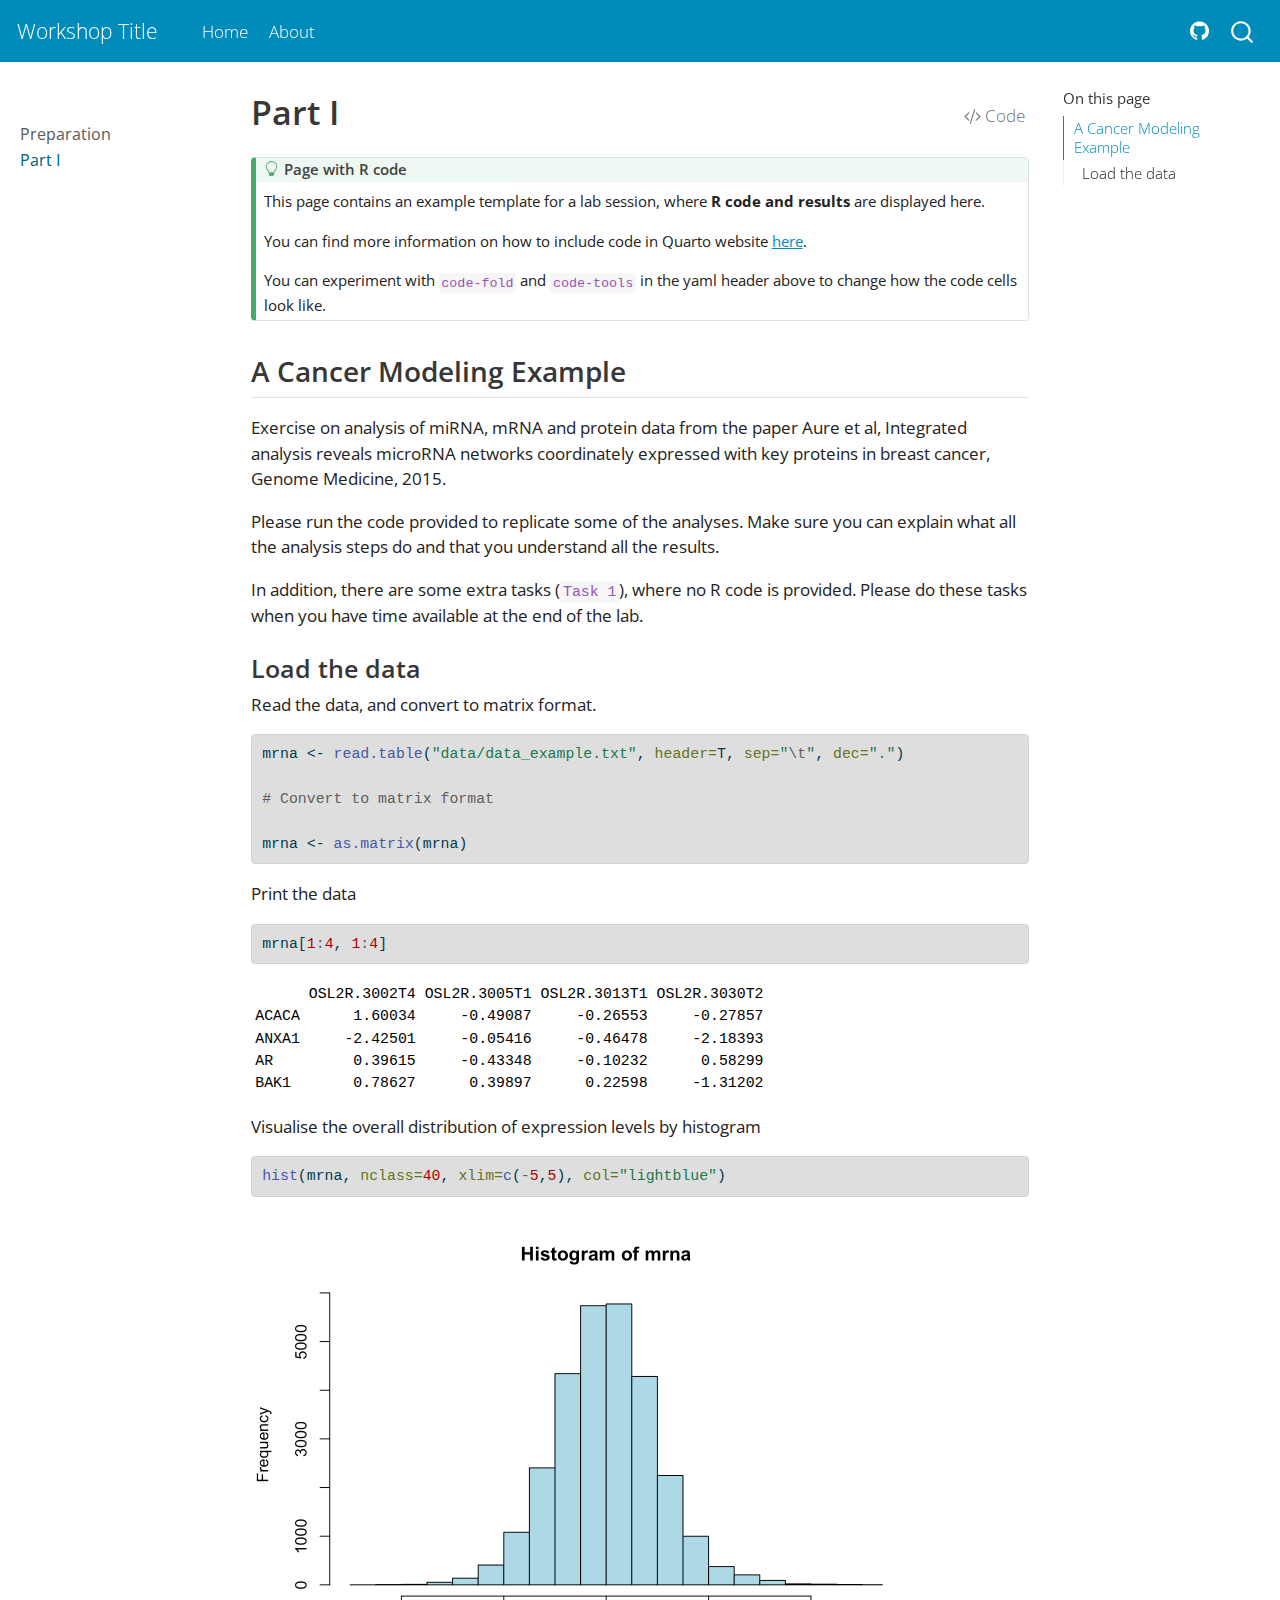
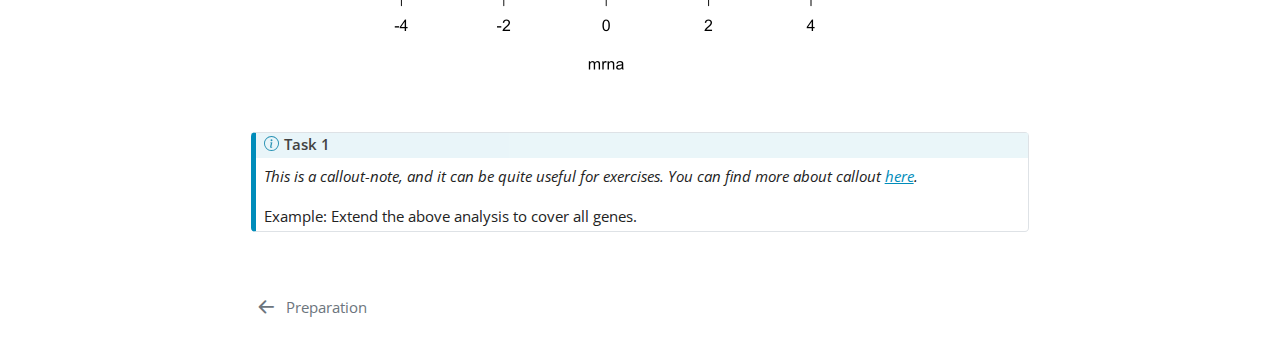
<file: docs/part_2_eda.html>
<!DOCTYPE html>
<html xmlns="http://www.w3.org/1999/xhtml" lang="en" xml:lang="en"><head>

<meta charset="utf-8">
<meta name="generator" content="quarto-1.2.269">

<meta name="viewport" content="width=device-width, initial-scale=1.0, user-scalable=yes">


<title>Workshop Title - Part I</title>
<style>
code{white-space: pre-wrap;}
span.smallcaps{font-variant: small-caps;}
div.columns{display: flex; gap: min(4vw, 1.5em);}
div.column{flex: auto; overflow-x: auto;}
div.hanging-indent{margin-left: 1.5em; text-indent: -1.5em;}
ul.task-list{list-style: none;}
ul.task-list li input[type="checkbox"] {
  width: 0.8em;
  margin: 0 0.8em 0.2em -1.6em;
  vertical-align: middle;
}
pre > code.sourceCode { white-space: pre; position: relative; }
pre > code.sourceCode > span { display: inline-block; line-height: 1.25; }
pre > code.sourceCode > span:empty { height: 1.2em; }
.sourceCode { overflow: visible; }
code.sourceCode > span { color: inherit; text-decoration: inherit; }
div.sourceCode { margin: 1em 0; }
pre.sourceCode { margin: 0; }
@media screen {
div.sourceCode { overflow: auto; }
}
@media print {
pre > code.sourceCode { white-space: pre-wrap; }
pre > code.sourceCode > span { text-indent: -5em; padding-left: 5em; }
}
pre.numberSource code
  { counter-reset: source-line 0; }
pre.numberSource code > span
  { position: relative; left: -4em; counter-increment: source-line; }
pre.numberSource code > span > a:first-child::before
  { content: counter(source-line);
    position: relative; left: -1em; text-align: right; vertical-align: baseline;
    border: none; display: inline-block;
    -webkit-touch-callout: none; -webkit-user-select: none;
    -khtml-user-select: none; -moz-user-select: none;
    -ms-user-select: none; user-select: none;
    padding: 0 4px; width: 4em;
    color: #aaaaaa;
  }
pre.numberSource { margin-left: 3em; border-left: 1px solid #aaaaaa;  padding-left: 4px; }
div.sourceCode
  {   }
@media screen {
pre > code.sourceCode > span > a:first-child::before { text-decoration: underline; }
}
code span.al { color: #ff0000; font-weight: bold; } /* Alert */
code span.an { color: #60a0b0; font-weight: bold; font-style: italic; } /* Annotation */
code span.at { color: #7d9029; } /* Attribute */
code span.bn { color: #40a070; } /* BaseN */
code span.bu { color: #008000; } /* BuiltIn */
code span.cf { color: #007020; font-weight: bold; } /* ControlFlow */
code span.ch { color: #4070a0; } /* Char */
code span.cn { color: #880000; } /* Constant */
code span.co { color: #60a0b0; font-style: italic; } /* Comment */
code span.cv { color: #60a0b0; font-weight: bold; font-style: italic; } /* CommentVar */
code span.do { color: #ba2121; font-style: italic; } /* Documentation */
code span.dt { color: #902000; } /* DataType */
code span.dv { color: #40a070; } /* DecVal */
code span.er { color: #ff0000; font-weight: bold; } /* Error */
code span.ex { } /* Extension */
code span.fl { color: #40a070; } /* Float */
code span.fu { color: #06287e; } /* Function */
code span.im { color: #008000; font-weight: bold; } /* Import */
code span.in { color: #60a0b0; font-weight: bold; font-style: italic; } /* Information */
code span.kw { color: #007020; font-weight: bold; } /* Keyword */
code span.op { color: #666666; } /* Operator */
code span.ot { color: #007020; } /* Other */
code span.pp { color: #bc7a00; } /* Preprocessor */
code span.sc { color: #4070a0; } /* SpecialChar */
code span.ss { color: #bb6688; } /* SpecialString */
code span.st { color: #4070a0; } /* String */
code span.va { color: #19177c; } /* Variable */
code span.vs { color: #4070a0; } /* VerbatimString */
code span.wa { color: #60a0b0; font-weight: bold; font-style: italic; } /* Warning */
</style>


<script src="site_libs/quarto-nav/quarto-nav.js"></script>
<script src="site_libs/quarto-nav/headroom.min.js"></script>
<script src="site_libs/clipboard/clipboard.min.js"></script>
<script src="site_libs/quarto-search/autocomplete.umd.js"></script>
<script src="site_libs/quarto-search/fuse.min.js"></script>
<script src="site_libs/quarto-search/quarto-search.js"></script>
<meta name="quarto:offset" content="./">
<link href="./part_1_prep.html" rel="prev">
<script src="site_libs/quarto-html/quarto.js"></script>
<script src="site_libs/quarto-html/popper.min.js"></script>
<script src="site_libs/quarto-html/tippy.umd.min.js"></script>
<script src="site_libs/quarto-html/anchor.min.js"></script>
<link href="site_libs/quarto-html/tippy.css" rel="stylesheet">
<link href="site_libs/quarto-html/quarto-syntax-highlighting.css" rel="stylesheet" id="quarto-text-highlighting-styles">
<script src="site_libs/bootstrap/bootstrap.min.js"></script>
<link href="site_libs/bootstrap/bootstrap-icons.css" rel="stylesheet">
<link href="site_libs/bootstrap/bootstrap.min.css" rel="stylesheet" id="quarto-bootstrap" data-mode="light">
<script id="quarto-search-options" type="application/json">{
  "location": "navbar",
  "copy-button": false,
  "collapse-after": 3,
  "panel-placement": "end",
  "type": "overlay",
  "limit": 20,
  "language": {
    "search-no-results-text": "No results",
    "search-matching-documents-text": "matching documents",
    "search-copy-link-title": "Copy link to search",
    "search-hide-matches-text": "Hide additional matches",
    "search-more-match-text": "more match in this document",
    "search-more-matches-text": "more matches in this document",
    "search-clear-button-title": "Clear",
    "search-detached-cancel-button-title": "Cancel",
    "search-submit-button-title": "Submit"
  }
}</script>


<link rel="stylesheet" href="styles.css">
</head>

<body class="nav-sidebar docked nav-fixed">

<div id="quarto-search-results"></div>
  <header id="quarto-header" class="headroom fixed-top">
    <nav class="navbar navbar-expand-lg navbar-dark ">
      <div class="navbar-container container-fluid">
      <div class="navbar-brand-container">
    <a class="navbar-brand" href="./index.html">
    <span class="navbar-title">Workshop Title</span>
    </a>
  </div>
          <button class="navbar-toggler" type="button" data-bs-toggle="collapse" data-bs-target="#navbarCollapse" aria-controls="navbarCollapse" aria-expanded="false" aria-label="Toggle navigation" onclick="if (window.quartoToggleHeadroom) { window.quartoToggleHeadroom(); }">
  <span class="navbar-toggler-icon"></span>
</button>
          <div class="collapse navbar-collapse" id="navbarCollapse">
            <ul class="navbar-nav navbar-nav-scroll me-auto">
  <li class="nav-item">
    <a class="nav-link" href="./index.html">
 <span class="menu-text">Home</span></a>
  </li>  
  <li class="nav-item">
    <a class="nav-link" href="./about.html">
 <span class="menu-text">About</span></a>
  </li>  
</ul>
            <ul class="navbar-nav navbar-nav-scroll ms-auto">
  <li class="nav-item compact">
    <a class="nav-link" href="https://github.com"><i class="bi bi-github" role="img">
</i> 
 <span class="menu-text"></span></a>
  </li>  
</ul>
              <div id="quarto-search" class="" title="Search"></div>
          </div> <!-- /navcollapse -->
      </div> <!-- /container-fluid -->
    </nav>
  <nav class="quarto-secondary-nav" data-bs-toggle="collapse" data-bs-target="#quarto-sidebar" aria-controls="quarto-sidebar" aria-expanded="false" aria-label="Toggle sidebar navigation" onclick="if (window.quartoToggleHeadroom) { window.quartoToggleHeadroom(); }">
    <div class="container-fluid d-flex justify-content-between">
      <h1 class="quarto-secondary-nav-title">Part I</h1>
      <button type="button" class="quarto-btn-toggle btn" aria-label="Show secondary navigation">
        <i class="bi bi-chevron-right"></i>
      </button>
    </div>
  </nav>
</header>
<!-- content -->
<div id="quarto-content" class="quarto-container page-columns page-rows-contents page-layout-article page-navbar">
<!-- sidebar -->
  <nav id="quarto-sidebar" class="sidebar collapse sidebar-navigation docked overflow-auto">
      <div class="mt-2 flex-shrink-0 align-items-center">
        <div class="sidebar-search">
        <div id="quarto-search" class="" title="Search"></div>
        </div>
      </div>
    <div class="sidebar-menu-container"> 
    <ul class="list-unstyled mt-1">
        <li class="sidebar-item">
  <div class="sidebar-item-container"> 
  <a href="./part_1_prep.html" class="sidebar-item-text sidebar-link">Preparation</a>
  </div>
</li>
        <li class="sidebar-item">
  <div class="sidebar-item-container"> 
  <a href="./part_2_eda.html" class="sidebar-item-text sidebar-link active">Part I</a>
  </div>
</li>
    </ul>
    </div>
</nav>
<!-- margin-sidebar -->
    <div id="quarto-margin-sidebar" class="sidebar margin-sidebar">
        <nav id="TOC" role="doc-toc" class="toc-active">
    <h2 id="toc-title">On this page</h2>
   
  <ul>
  <li><a href="#a-cancer-modeling-example" id="toc-a-cancer-modeling-example" class="nav-link active" data-scroll-target="#a-cancer-modeling-example">A Cancer Modeling Example</a>
  <ul class="collapse">
  <li><a href="#load-the-data" id="toc-load-the-data" class="nav-link" data-scroll-target="#load-the-data">Load the data</a></li>
  </ul></li>
  </ul>
</nav>
    </div>
<!-- main -->
<main class="content" id="quarto-document-content">

<header id="title-block-header" class="quarto-title-block default">
<div class="quarto-title">
<div class="quarto-title-block"><div><h1 class="title d-none d-lg-block">Part I</h1><button type="button" class="btn code-tools-button" id="quarto-code-tools-source"><i class="bi"></i> Code</button></div></div>
</div>



<div class="quarto-title-meta">

    
  
    
  </div>
  

</header>

<div class="callout-tip callout callout-style-default callout-captioned">
<div class="callout-header d-flex align-content-center">
<div class="callout-icon-container">
<i class="callout-icon"></i>
</div>
<div class="callout-caption-container flex-fill">
Page with R code
</div>
</div>
<div class="callout-body-container callout-body">
<p>This page contains an example template for a lab session, where <strong>R code and results</strong> are displayed here.</p>
<p>You can find more information on how to include code in Quarto website <a href="https://quarto.org/docs/reference/cells/cells-knitr.html">here</a>.</p>
<p>You can experiment with <code>code-fold</code> and <code>code-tools</code> in the yaml header above to change how the code cells look like.</p>
</div>
</div>
<section id="a-cancer-modeling-example" class="level2">
<h2 class="anchored" data-anchor-id="a-cancer-modeling-example">A Cancer Modeling Example</h2>
<p>Exercise on analysis of miRNA, mRNA and protein data from the paper Aure et al, Integrated analysis reveals microRNA networks coordinately expressed with key proteins in breast cancer, Genome Medicine, 2015.</p>
<p>Please run the code provided to replicate some of the analyses. Make sure you can explain what all the analysis steps do and that you understand all the results.</p>
<p>In addition, there are some extra tasks (<code>Task 1</code>), where no R code is provided. Please do these tasks when you have time available at the end of the lab.</p>
<section id="load-the-data" class="level3">
<h3 class="anchored" data-anchor-id="load-the-data">Load the data</h3>
<p>Read the data, and convert to matrix format.</p>
<div class="cell">
<div class="sourceCode cell-code" id="cb1"><pre class="sourceCode r code-with-copy"><code class="sourceCode r"><span id="cb1-1"><a href="#cb1-1" aria-hidden="true" tabindex="-1"></a>mrna <span class="ot">&lt;-</span> <span class="fu">read.table</span>(<span class="st">"data/data_example.txt"</span>, <span class="at">header=</span>T, <span class="at">sep=</span><span class="st">"</span><span class="sc">\t</span><span class="st">"</span>, <span class="at">dec=</span><span class="st">"."</span>)</span>
<span id="cb1-2"><a href="#cb1-2" aria-hidden="true" tabindex="-1"></a></span>
<span id="cb1-3"><a href="#cb1-3" aria-hidden="true" tabindex="-1"></a><span class="co"># Convert to matrix format</span></span>
<span id="cb1-4"><a href="#cb1-4" aria-hidden="true" tabindex="-1"></a></span>
<span id="cb1-5"><a href="#cb1-5" aria-hidden="true" tabindex="-1"></a>mrna <span class="ot">&lt;-</span> <span class="fu">as.matrix</span>(mrna)</span></code><button title="Copy to Clipboard" class="code-copy-button"><i class="bi"></i></button></pre></div>
</div>
<p>Print the data</p>
<div class="cell">
<div class="sourceCode cell-code" id="cb2"><pre class="sourceCode r code-with-copy"><code class="sourceCode r"><span id="cb2-1"><a href="#cb2-1" aria-hidden="true" tabindex="-1"></a>mrna[<span class="dv">1</span><span class="sc">:</span><span class="dv">4</span>, <span class="dv">1</span><span class="sc">:</span><span class="dv">4</span>]</span></code><button title="Copy to Clipboard" class="code-copy-button"><i class="bi"></i></button></pre></div>
<div class="cell-output cell-output-stdout">
<pre><code>      OSL2R.3002T4 OSL2R.3005T1 OSL2R.3013T1 OSL2R.3030T2
ACACA      1.60034     -0.49087     -0.26553     -0.27857
ANXA1     -2.42501     -0.05416     -0.46478     -2.18393
AR         0.39615     -0.43348     -0.10232      0.58299
BAK1       0.78627      0.39897      0.22598     -1.31202</code></pre>
</div>
</div>
<p>Visualise the overall distribution of expression levels by histogram</p>
<div class="cell">
<div class="sourceCode cell-code" id="cb4"><pre class="sourceCode r code-with-copy"><code class="sourceCode r"><span id="cb4-1"><a href="#cb4-1" aria-hidden="true" tabindex="-1"></a><span class="fu">hist</span>(mrna, <span class="at">nclass=</span><span class="dv">40</span>, <span class="at">xlim=</span><span class="fu">c</span>(<span class="sc">-</span><span class="dv">5</span>,<span class="dv">5</span>), <span class="at">col=</span><span class="st">"lightblue"</span>)</span></code><button title="Copy to Clipboard" class="code-copy-button"><i class="bi"></i></button></pre></div>
<div class="cell-output-display">
<p><img src="part_2_eda_files/figure-html/unnamed-chunk-3-1.png" class="img-fluid" width="672"></p>
</div>
</div>
<div class="callout-note callout callout-style-default callout-captioned">
<div class="callout-header d-flex align-content-center">
<div class="callout-icon-container">
<i class="callout-icon"></i>
</div>
<div class="callout-caption-container flex-fill">
Task 1
</div>
</div>
<div class="callout-body-container callout-body">
<p><em>This is a callout-note, and it can be quite useful for exercises. You can find more about callout <a href="https://quarto.org/docs/authoring/callouts.html">here</a>.</em></p>
<p>Example: Extend the above analysis to cover all genes.</p>
</div>
</div>


<!-- -->

</section>
</section>

</main> <!-- /main -->
<script id="quarto-html-after-body" type="application/javascript">
window.document.addEventListener("DOMContentLoaded", function (event) {
  const toggleBodyColorMode = (bsSheetEl) => {
    const mode = bsSheetEl.getAttribute("data-mode");
    const bodyEl = window.document.querySelector("body");
    if (mode === "dark") {
      bodyEl.classList.add("quarto-dark");
      bodyEl.classList.remove("quarto-light");
    } else {
      bodyEl.classList.add("quarto-light");
      bodyEl.classList.remove("quarto-dark");
    }
  }
  const toggleBodyColorPrimary = () => {
    const bsSheetEl = window.document.querySelector("link#quarto-bootstrap");
    if (bsSheetEl) {
      toggleBodyColorMode(bsSheetEl);
    }
  }
  toggleBodyColorPrimary();  
  const icon = "";
  const anchorJS = new window.AnchorJS();
  anchorJS.options = {
    placement: 'right',
    icon: icon
  };
  anchorJS.add('.anchored');
  const clipboard = new window.ClipboardJS('.code-copy-button', {
    target: function(trigger) {
      return trigger.previousElementSibling;
    }
  });
  clipboard.on('success', function(e) {
    // button target
    const button = e.trigger;
    // don't keep focus
    button.blur();
    // flash "checked"
    button.classList.add('code-copy-button-checked');
    var currentTitle = button.getAttribute("title");
    button.setAttribute("title", "Copied!");
    let tooltip;
    if (window.bootstrap) {
      button.setAttribute("data-bs-toggle", "tooltip");
      button.setAttribute("data-bs-placement", "left");
      button.setAttribute("data-bs-title", "Copied!");
      tooltip = new bootstrap.Tooltip(button, 
        { trigger: "manual", 
          customClass: "code-copy-button-tooltip",
          offset: [0, -8]});
      tooltip.show();    
    }
    setTimeout(function() {
      if (tooltip) {
        tooltip.hide();
        button.removeAttribute("data-bs-title");
        button.removeAttribute("data-bs-toggle");
        button.removeAttribute("data-bs-placement");
      }
      button.setAttribute("title", currentTitle);
      button.classList.remove('code-copy-button-checked');
    }, 1000);
    // clear code selection
    e.clearSelection();
  });
  const viewSource = window.document.getElementById('quarto-view-source') ||
                     window.document.getElementById('quarto-code-tools-source');
  if (viewSource) {
    const sourceUrl = viewSource.getAttribute("data-quarto-source-url");
    viewSource.addEventListener("click", function(e) {
      if (sourceUrl) {
        // rstudio viewer pane
        if (/\bcapabilities=\b/.test(window.location)) {
          window.open(sourceUrl);
        } else {
          window.location.href = sourceUrl;
        }
      } else {
        const modal = new bootstrap.Modal(document.getElementById('quarto-embedded-source-code-modal'));
        modal.show();
      }
      return false;
    });
  }
  function toggleCodeHandler(show) {
    return function(e) {
      const detailsSrc = window.document.querySelectorAll(".cell > details > .sourceCode");
      for (let i=0; i<detailsSrc.length; i++) {
        const details = detailsSrc[i].parentElement;
        if (show) {
          details.open = true;
        } else {
          details.removeAttribute("open");
        }
      }
      const cellCodeDivs = window.document.querySelectorAll(".cell > .sourceCode");
      const fromCls = show ? "hidden" : "unhidden";
      const toCls = show ? "unhidden" : "hidden";
      for (let i=0; i<cellCodeDivs.length; i++) {
        const codeDiv = cellCodeDivs[i];
        if (codeDiv.classList.contains(fromCls)) {
          codeDiv.classList.remove(fromCls);
          codeDiv.classList.add(toCls);
        } 
      }
      return false;
    }
  }
  const hideAllCode = window.document.getElementById("quarto-hide-all-code");
  if (hideAllCode) {
    hideAllCode.addEventListener("click", toggleCodeHandler(false));
  }
  const showAllCode = window.document.getElementById("quarto-show-all-code");
  if (showAllCode) {
    showAllCode.addEventListener("click", toggleCodeHandler(true));
  }
  function tippyHover(el, contentFn) {
    const config = {
      allowHTML: true,
      content: contentFn,
      maxWidth: 500,
      delay: 100,
      arrow: false,
      appendTo: function(el) {
          return el.parentElement;
      },
      interactive: true,
      interactiveBorder: 10,
      theme: 'quarto',
      placement: 'bottom-start'
    };
    window.tippy(el, config); 
  }
  const noterefs = window.document.querySelectorAll('a[role="doc-noteref"]');
  for (var i=0; i<noterefs.length; i++) {
    const ref = noterefs[i];
    tippyHover(ref, function() {
      // use id or data attribute instead here
      let href = ref.getAttribute('data-footnote-href') || ref.getAttribute('href');
      try { href = new URL(href).hash; } catch {}
      const id = href.replace(/^#\/?/, "");
      const note = window.document.getElementById(id);
      return note.innerHTML;
    });
  }
  const findCites = (el) => {
    const parentEl = el.parentElement;
    if (parentEl) {
      const cites = parentEl.dataset.cites;
      if (cites) {
        return {
          el,
          cites: cites.split(' ')
        };
      } else {
        return findCites(el.parentElement)
      }
    } else {
      return undefined;
    }
  };
  var bibliorefs = window.document.querySelectorAll('a[role="doc-biblioref"]');
  for (var i=0; i<bibliorefs.length; i++) {
    const ref = bibliorefs[i];
    const citeInfo = findCites(ref);
    if (citeInfo) {
      tippyHover(citeInfo.el, function() {
        var popup = window.document.createElement('div');
        citeInfo.cites.forEach(function(cite) {
          var citeDiv = window.document.createElement('div');
          citeDiv.classList.add('hanging-indent');
          citeDiv.classList.add('csl-entry');
          var biblioDiv = window.document.getElementById('ref-' + cite);
          if (biblioDiv) {
            citeDiv.innerHTML = biblioDiv.innerHTML;
          }
          popup.appendChild(citeDiv);
        });
        return popup.innerHTML;
      });
    }
  }
});
</script>
<nav class="page-navigation">
  <div class="nav-page nav-page-previous">
      <a href="./part_1_prep.html" class="pagination-link">
        <i class="bi bi-arrow-left-short"></i> <span class="nav-page-text">Preparation</span>
      </a>          
  </div>
  <div class="nav-page nav-page-next">
  </div>
</nav><div class="modal fade" id="quarto-embedded-source-code-modal" tabindex="-1" aria-labelledby="quarto-embedded-source-code-modal-label" aria-hidden="true"><div class="modal-dialog modal-dialog-scrollable"><div class="modal-content"><div class="modal-header"><h5 class="modal-title" id="quarto-embedded-source-code-modal-label">Source Code</h5><button class="btn-close" data-bs-dismiss="modal"></button></div><div class="modal-body"><div class="">
<div class="sourceCode" id="cb5" data-shortcodes="false"><pre class="sourceCode markdown code-with-copy"><code class="sourceCode markdown"><span id="cb5-1"><a href="#cb5-1" aria-hidden="true" tabindex="-1"></a><span class="co">---</span></span>
<span id="cb5-2"><a href="#cb5-2" aria-hidden="true" tabindex="-1"></a><span class="an">title:</span><span class="co"> "Part I"</span></span>
<span id="cb5-3"><a href="#cb5-3" aria-hidden="true" tabindex="-1"></a><span class="an">format:</span><span class="co"> </span></span>
<span id="cb5-4"><a href="#cb5-4" aria-hidden="true" tabindex="-1"></a><span class="co">  html:</span></span>
<span id="cb5-5"><a href="#cb5-5" aria-hidden="true" tabindex="-1"></a><span class="co">    code-fold: false</span></span>
<span id="cb5-6"><a href="#cb5-6" aria-hidden="true" tabindex="-1"></a><span class="co">    code-tools: true</span></span>
<span id="cb5-7"><a href="#cb5-7" aria-hidden="true" tabindex="-1"></a><span class="an">editor:</span><span class="co"> visual</span></span>
<span id="cb5-8"><a href="#cb5-8" aria-hidden="true" tabindex="-1"></a><span class="co">---</span></span>
<span id="cb5-9"><a href="#cb5-9" aria-hidden="true" tabindex="-1"></a></span>
<span id="cb5-10"><a href="#cb5-10" aria-hidden="true" tabindex="-1"></a>::: callout-tip</span>
<span id="cb5-11"><a href="#cb5-11" aria-hidden="true" tabindex="-1"></a><span class="fu">## Page with R code</span></span>
<span id="cb5-12"><a href="#cb5-12" aria-hidden="true" tabindex="-1"></a></span>
<span id="cb5-13"><a href="#cb5-13" aria-hidden="true" tabindex="-1"></a>This page contains an example template for a lab session, where **R code and results** are displayed here.</span>
<span id="cb5-14"><a href="#cb5-14" aria-hidden="true" tabindex="-1"></a></span>
<span id="cb5-15"><a href="#cb5-15" aria-hidden="true" tabindex="-1"></a>You can find more information on how to include code in Quarto website <span class="co">[</span><span class="ot">here</span><span class="co">](https://quarto.org/docs/reference/cells/cells-knitr.html)</span>.</span>
<span id="cb5-16"><a href="#cb5-16" aria-hidden="true" tabindex="-1"></a></span>
<span id="cb5-17"><a href="#cb5-17" aria-hidden="true" tabindex="-1"></a>You can experiment with <span class="in">`code-fold`</span> and <span class="in">`code-tools`</span> in the yaml header above to change how the code cells look like.</span>
<span id="cb5-18"><a href="#cb5-18" aria-hidden="true" tabindex="-1"></a>:::</span>
<span id="cb5-19"><a href="#cb5-19" aria-hidden="true" tabindex="-1"></a></span>
<span id="cb5-20"><a href="#cb5-20" aria-hidden="true" tabindex="-1"></a><span class="fu">## A Cancer Modeling Example</span></span>
<span id="cb5-21"><a href="#cb5-21" aria-hidden="true" tabindex="-1"></a></span>
<span id="cb5-22"><a href="#cb5-22" aria-hidden="true" tabindex="-1"></a>Exercise on analysis of miRNA, mRNA and protein data from the paper Aure et al, Integrated analysis reveals microRNA networks coordinately expressed with key proteins in breast cancer, Genome Medicine, 2015.</span>
<span id="cb5-23"><a href="#cb5-23" aria-hidden="true" tabindex="-1"></a></span>
<span id="cb5-24"><a href="#cb5-24" aria-hidden="true" tabindex="-1"></a>Please run the code provided to replicate some of the analyses. Make sure you can explain what all the analysis steps do and that you understand all the results.</span>
<span id="cb5-25"><a href="#cb5-25" aria-hidden="true" tabindex="-1"></a></span>
<span id="cb5-26"><a href="#cb5-26" aria-hidden="true" tabindex="-1"></a>In addition, there are some extra tasks (<span class="in">`Task 1`</span>), where no R code is provided. Please do these tasks when you have time available at the end of the lab.</span>
<span id="cb5-27"><a href="#cb5-27" aria-hidden="true" tabindex="-1"></a></span>
<span id="cb5-28"><a href="#cb5-28" aria-hidden="true" tabindex="-1"></a><span class="fu">### Load the data</span></span>
<span id="cb5-29"><a href="#cb5-29" aria-hidden="true" tabindex="-1"></a></span>
<span id="cb5-30"><a href="#cb5-30" aria-hidden="true" tabindex="-1"></a>Read the data, and convert to matrix format.</span>
<span id="cb5-31"><a href="#cb5-31" aria-hidden="true" tabindex="-1"></a></span>
<span id="cb5-34"><a href="#cb5-34" aria-hidden="true" tabindex="-1"></a><span class="in">```{r}</span></span>
<span id="cb5-35"><a href="#cb5-35" aria-hidden="true" tabindex="-1"></a><span class="co">#| label: load-data</span></span>
<span id="cb5-36"><a href="#cb5-36" aria-hidden="true" tabindex="-1"></a><span class="co">#| warning: false</span></span>
<span id="cb5-37"><a href="#cb5-37" aria-hidden="true" tabindex="-1"></a><span class="co">#| echo: true</span></span>
<span id="cb5-38"><a href="#cb5-38" aria-hidden="true" tabindex="-1"></a></span>
<span id="cb5-39"><a href="#cb5-39" aria-hidden="true" tabindex="-1"></a>mrna <span class="ot">&lt;-</span> <span class="fu">read.table</span>(<span class="st">"data/data_example.txt"</span>, <span class="at">header=</span>T, <span class="at">sep=</span><span class="st">"</span><span class="sc">\t</span><span class="st">"</span>, <span class="at">dec=</span><span class="st">"."</span>)</span>
<span id="cb5-40"><a href="#cb5-40" aria-hidden="true" tabindex="-1"></a></span>
<span id="cb5-41"><a href="#cb5-41" aria-hidden="true" tabindex="-1"></a><span class="co"># Convert to matrix format</span></span>
<span id="cb5-42"><a href="#cb5-42" aria-hidden="true" tabindex="-1"></a></span>
<span id="cb5-43"><a href="#cb5-43" aria-hidden="true" tabindex="-1"></a>mrna <span class="ot">&lt;-</span> <span class="fu">as.matrix</span>(mrna)</span>
<span id="cb5-44"><a href="#cb5-44" aria-hidden="true" tabindex="-1"></a><span class="in">```</span></span>
<span id="cb5-45"><a href="#cb5-45" aria-hidden="true" tabindex="-1"></a></span>
<span id="cb5-46"><a href="#cb5-46" aria-hidden="true" tabindex="-1"></a>Print the data</span>
<span id="cb5-47"><a href="#cb5-47" aria-hidden="true" tabindex="-1"></a></span>
<span id="cb5-50"><a href="#cb5-50" aria-hidden="true" tabindex="-1"></a><span class="in">```{r}</span></span>
<span id="cb5-51"><a href="#cb5-51" aria-hidden="true" tabindex="-1"></a><span class="co">#| label: look-at-data</span></span>
<span id="cb5-52"><a href="#cb5-52" aria-hidden="true" tabindex="-1"></a><span class="co">#| warning: false</span></span>
<span id="cb5-53"><a href="#cb5-53" aria-hidden="true" tabindex="-1"></a><span class="co">#| echo: true</span></span>
<span id="cb5-54"><a href="#cb5-54" aria-hidden="true" tabindex="-1"></a></span>
<span id="cb5-55"><a href="#cb5-55" aria-hidden="true" tabindex="-1"></a>mrna[<span class="dv">1</span><span class="sc">:</span><span class="dv">4</span>, <span class="dv">1</span><span class="sc">:</span><span class="dv">4</span>]</span>
<span id="cb5-56"><a href="#cb5-56" aria-hidden="true" tabindex="-1"></a><span class="in">```</span></span>
<span id="cb5-57"><a href="#cb5-57" aria-hidden="true" tabindex="-1"></a></span>
<span id="cb5-58"><a href="#cb5-58" aria-hidden="true" tabindex="-1"></a>Visualise the overall distribution of expression levels by histogram</span>
<span id="cb5-59"><a href="#cb5-59" aria-hidden="true" tabindex="-1"></a></span>
<span id="cb5-62"><a href="#cb5-62" aria-hidden="true" tabindex="-1"></a><span class="in">```{r}</span></span>
<span id="cb5-63"><a href="#cb5-63" aria-hidden="true" tabindex="-1"></a><span class="fu">hist</span>(mrna, <span class="at">nclass=</span><span class="dv">40</span>, <span class="at">xlim=</span><span class="fu">c</span>(<span class="sc">-</span><span class="dv">5</span>,<span class="dv">5</span>), <span class="at">col=</span><span class="st">"lightblue"</span>)</span>
<span id="cb5-64"><a href="#cb5-64" aria-hidden="true" tabindex="-1"></a><span class="in">```</span></span>
<span id="cb5-65"><a href="#cb5-65" aria-hidden="true" tabindex="-1"></a></span>
<span id="cb5-66"><a href="#cb5-66" aria-hidden="true" tabindex="-1"></a>::: callout-note</span>
<span id="cb5-67"><a href="#cb5-67" aria-hidden="true" tabindex="-1"></a><span class="fu">## Task 1</span></span>
<span id="cb5-68"><a href="#cb5-68" aria-hidden="true" tabindex="-1"></a></span>
<span id="cb5-69"><a href="#cb5-69" aria-hidden="true" tabindex="-1"></a>*This is a callout-note, and it can be quite useful for exercises. You can find more about callout [here](https://quarto.org/docs/authoring/callouts.html).*</span>
<span id="cb5-70"><a href="#cb5-70" aria-hidden="true" tabindex="-1"></a></span>
<span id="cb5-71"><a href="#cb5-71" aria-hidden="true" tabindex="-1"></a>Example: Extend the above analysis to cover all genes.</span>
<span id="cb5-72"><a href="#cb5-72" aria-hidden="true" tabindex="-1"></a>:::</span>
</code><button title="Copy to Clipboard" class="code-copy-button"><i class="bi"></i></button></pre></div>
</div></div></div></div></div>
</div> <!-- /content -->



</body></html>
</file>
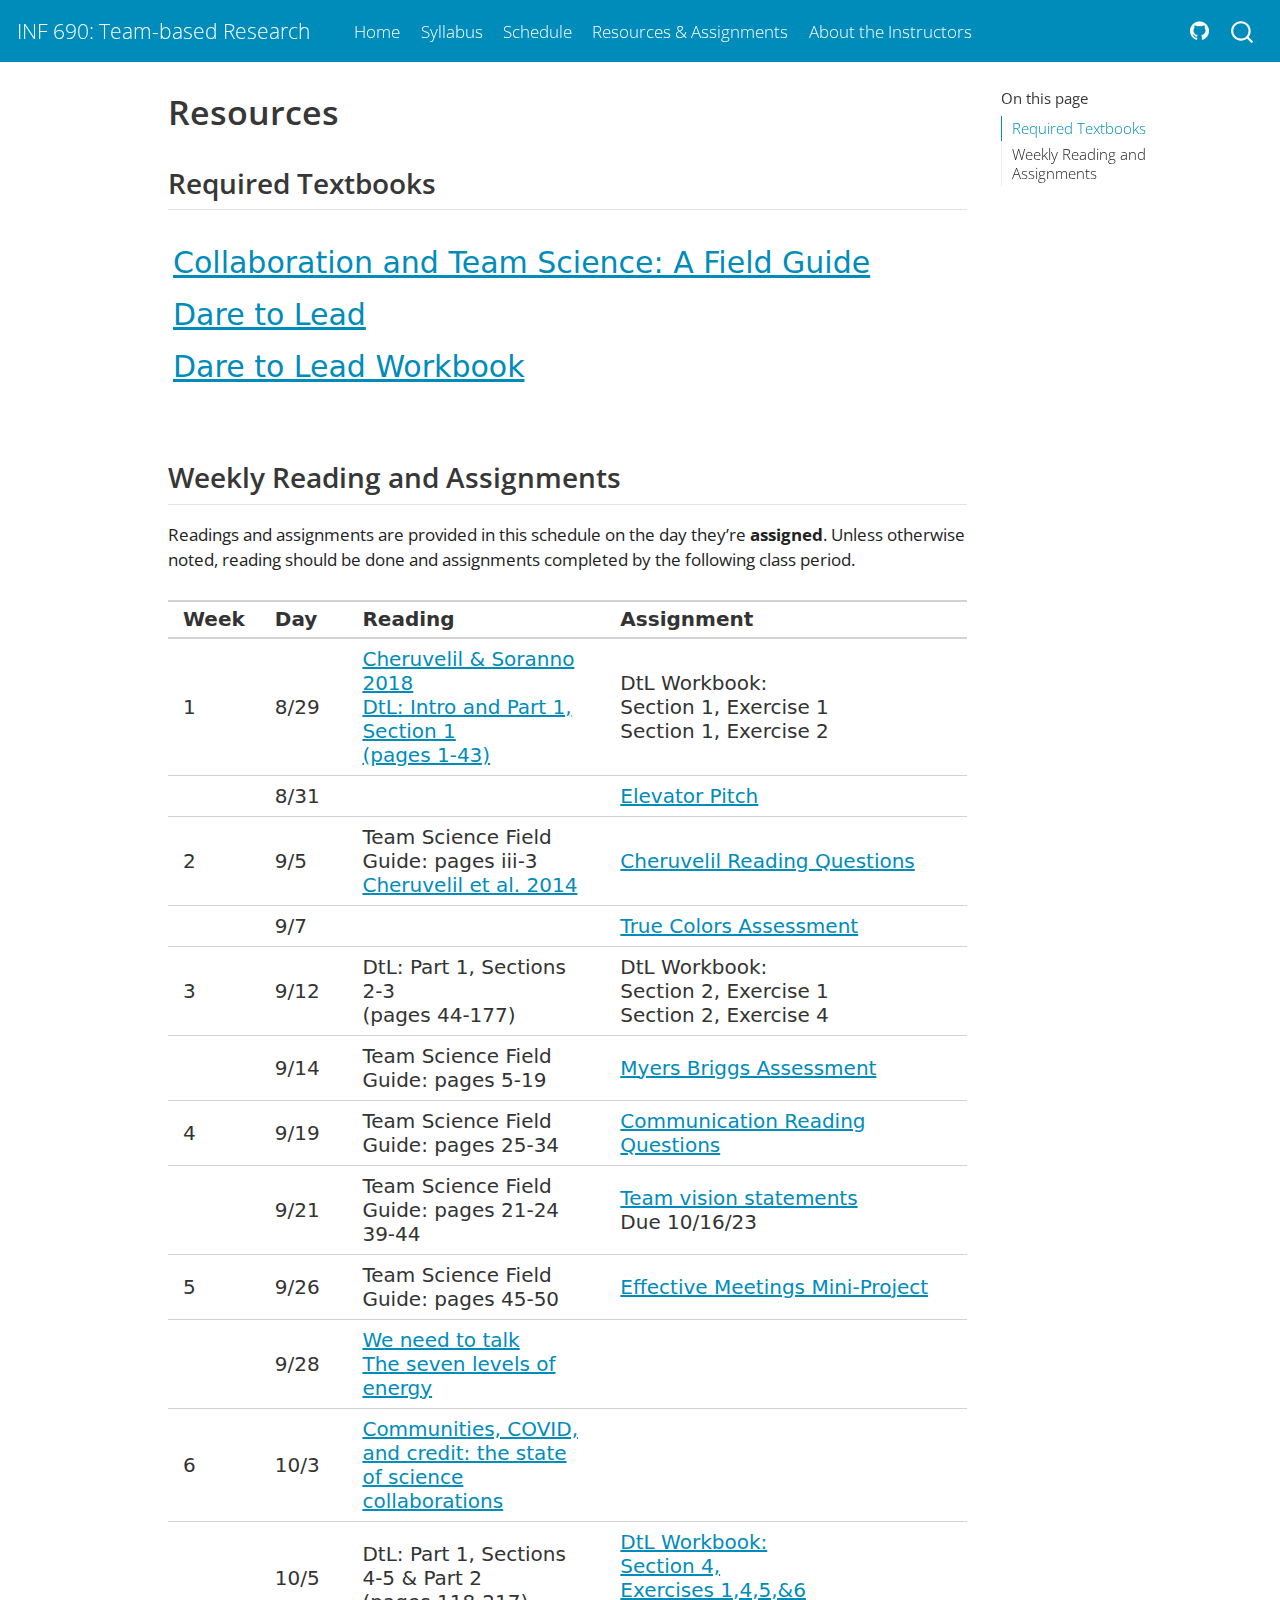
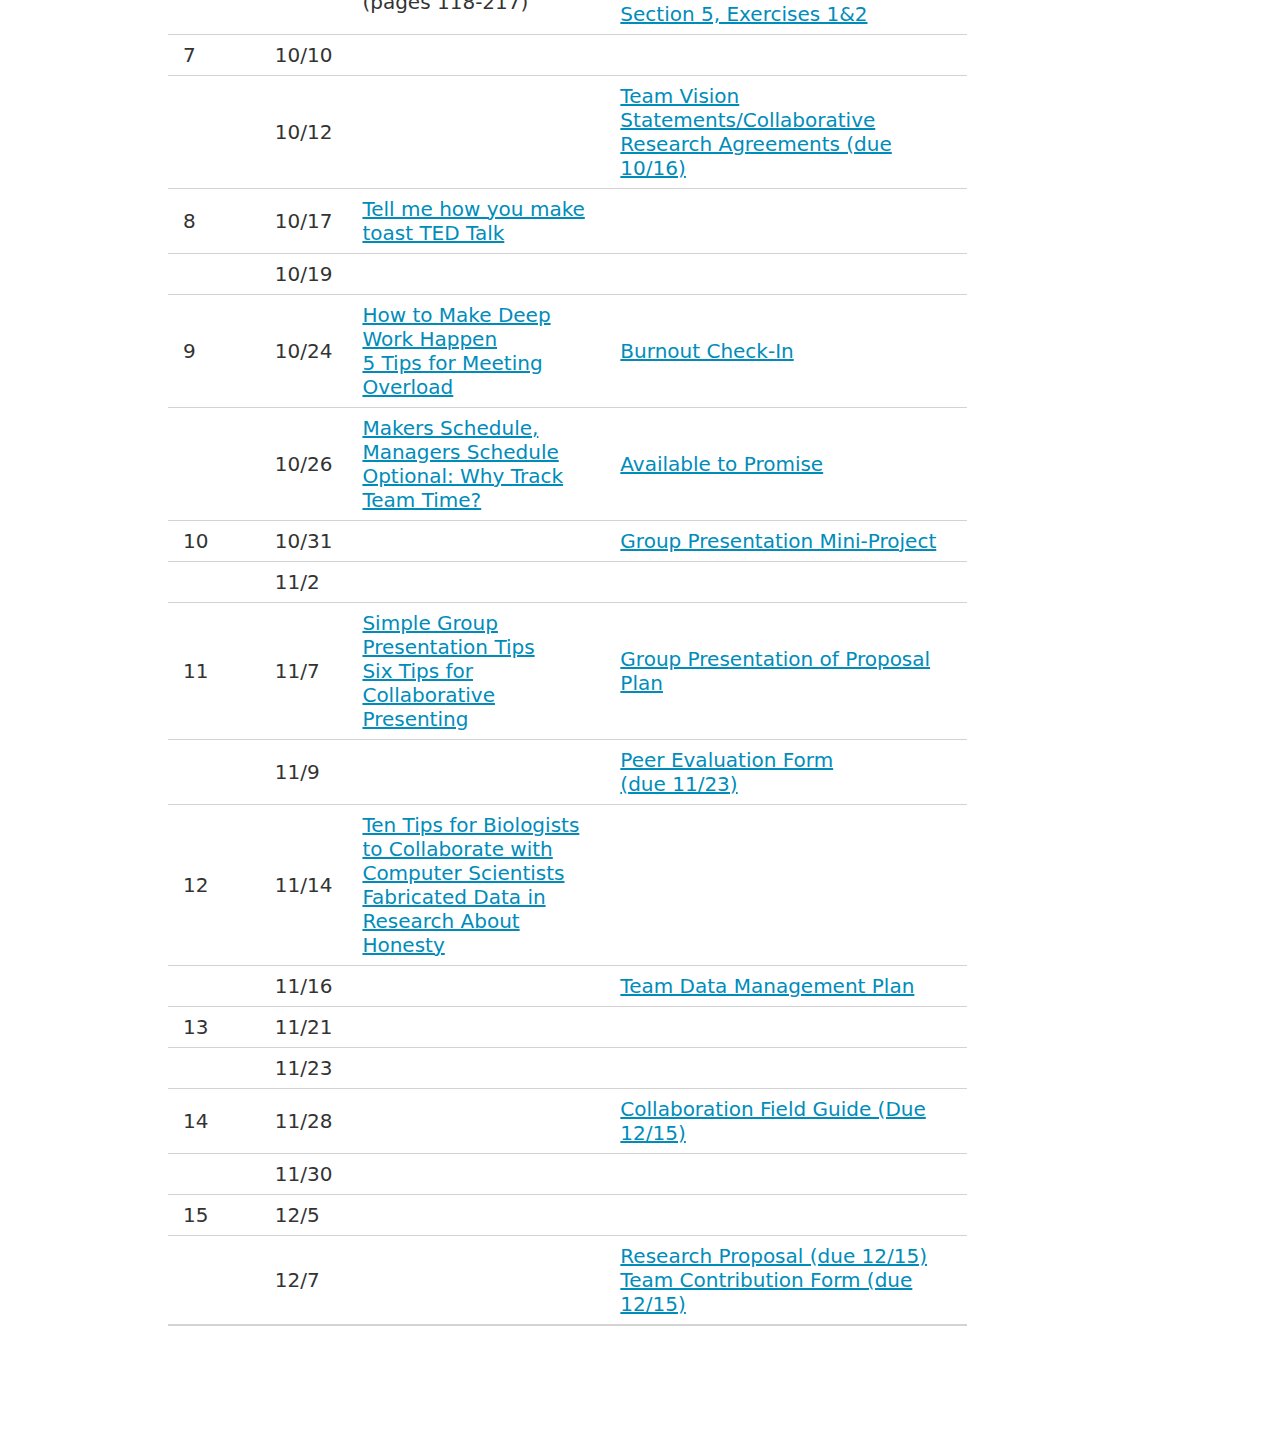
<file: docs/resources.html>
<!DOCTYPE html>
<html xmlns="http://www.w3.org/1999/xhtml" lang="en" xml:lang="en"><head>

<meta charset="utf-8">
<meta name="generator" content="quarto-1.3.353">

<meta name="viewport" content="width=device-width, initial-scale=1.0, user-scalable=yes">


<title>INF 690: Team-based Research - Resources</title>
<style>
code{white-space: pre-wrap;}
span.smallcaps{font-variant: small-caps;}
div.columns{display: flex; gap: min(4vw, 1.5em);}
div.column{flex: auto; overflow-x: auto;}
div.hanging-indent{margin-left: 1.5em; text-indent: -1.5em;}
ul.task-list{list-style: none;}
ul.task-list li input[type="checkbox"] {
  width: 0.8em;
  margin: 0 0.8em 0.2em -1em; /* quarto-specific, see https://github.com/quarto-dev/quarto-cli/issues/4556 */ 
  vertical-align: middle;
}
</style>


<script src="site_libs/quarto-nav/quarto-nav.js"></script>
<script src="site_libs/quarto-nav/headroom.min.js"></script>
<script src="site_libs/clipboard/clipboard.min.js"></script>
<script src="site_libs/quarto-search/autocomplete.umd.js"></script>
<script src="site_libs/quarto-search/fuse.min.js"></script>
<script src="site_libs/quarto-search/quarto-search.js"></script>
<meta name="quarto:offset" content="./">
<script src="site_libs/quarto-html/quarto.js"></script>
<script src="site_libs/quarto-html/popper.min.js"></script>
<script src="site_libs/quarto-html/tippy.umd.min.js"></script>
<script src="site_libs/quarto-html/anchor.min.js"></script>
<link href="site_libs/quarto-html/tippy.css" rel="stylesheet">
<link href="site_libs/quarto-html/quarto-syntax-highlighting.css" rel="stylesheet" id="quarto-text-highlighting-styles">
<script src="site_libs/bootstrap/bootstrap.min.js"></script>
<link href="site_libs/bootstrap/bootstrap-icons.css" rel="stylesheet">
<link href="site_libs/bootstrap/bootstrap.min.css" rel="stylesheet" id="quarto-bootstrap" data-mode="light">
<script id="quarto-search-options" type="application/json">{
  "location": "navbar",
  "copy-button": false,
  "collapse-after": 3,
  "panel-placement": "end",
  "type": "overlay",
  "limit": 20,
  "language": {
    "search-no-results-text": "No results",
    "search-matching-documents-text": "matching documents",
    "search-copy-link-title": "Copy link to search",
    "search-hide-matches-text": "Hide additional matches",
    "search-more-match-text": "more match in this document",
    "search-more-matches-text": "more matches in this document",
    "search-clear-button-title": "Clear",
    "search-detached-cancel-button-title": "Cancel",
    "search-submit-button-title": "Submit"
  }
}</script>


<link rel="stylesheet" href="styles.css">
</head>

<body class="nav-fixed">

<div id="quarto-search-results"></div>
  <header id="quarto-header" class="headroom fixed-top">
    <nav class="navbar navbar-expand-lg navbar-dark ">
      <div class="navbar-container container-fluid">
      <div class="navbar-brand-container">
    <a class="navbar-brand" href="./index.html">
    <span class="navbar-title">INF 690: Team-based Research</span>
    </a>
  </div>
            <div id="quarto-search" class="" title="Search"></div>
          <button class="navbar-toggler" type="button" data-bs-toggle="collapse" data-bs-target="#navbarCollapse" aria-controls="navbarCollapse" aria-expanded="false" aria-label="Toggle navigation" onclick="if (window.quartoToggleHeadroom) { window.quartoToggleHeadroom(); }">
  <span class="navbar-toggler-icon"></span>
</button>
          <div class="collapse navbar-collapse" id="navbarCollapse">
            <ul class="navbar-nav navbar-nav-scroll me-auto">
  <li class="nav-item">
    <a class="nav-link" href="./index.html" rel="" target="">
 <span class="menu-text">Home</span></a>
  </li>  
  <li class="nav-item">
    <a class="nav-link" href="./syllabus.html" rel="" target="">
 <span class="menu-text">Syllabus</span></a>
  </li>  
  <li class="nav-item">
    <a class="nav-link" href="./schedule.html" rel="" target="">
 <span class="menu-text">Schedule</span></a>
  </li>  
  <li class="nav-item">
    <a class="nav-link active" href="./resources.html" rel="" target="" aria-current="page">
 <span class="menu-text">Resources &amp; Assignments</span></a>
  </li>  
  <li class="nav-item">
    <a class="nav-link" href="./about.html" rel="" target="">
 <span class="menu-text">About the Instructors</span></a>
  </li>  
</ul>
            <ul class="navbar-nav navbar-nav-scroll ms-auto">
  <li class="nav-item compact">
    <a class="nav-link" href="https://github.com/anamtk/team_based_science" rel="" target=""><i class="bi bi-github" role="img">
</i> 
 <span class="menu-text"></span></a>
  </li>  
</ul>
            <div class="quarto-navbar-tools">
</div>
          </div> <!-- /navcollapse -->
      </div> <!-- /container-fluid -->
    </nav>
</header>
<!-- content -->
<div id="quarto-content" class="quarto-container page-columns page-rows-contents page-layout-article page-navbar">
<!-- sidebar -->
<!-- margin-sidebar -->
    <div id="quarto-margin-sidebar" class="sidebar margin-sidebar">
        <nav id="TOC" role="doc-toc" class="toc-active">
    <h2 id="toc-title">On this page</h2>
   
  <ul>
  <li><a href="#required-textbooks" id="toc-required-textbooks" class="nav-link active" data-scroll-target="#required-textbooks">Required Textbooks</a></li>
  <li><a href="#weekly-reading-and-assignments" id="toc-weekly-reading-and-assignments" class="nav-link" data-scroll-target="#weekly-reading-and-assignments">Weekly Reading and Assignments</a></li>
  </ul>
</nav>
    </div>
<!-- main -->
<main class="content" id="quarto-document-content">

<header id="title-block-header" class="quarto-title-block default">
<div class="quarto-title">
<h1 class="title">Resources</h1>
</div>



<div class="quarto-title-meta">

    
  
    
  </div>
  

</header>

<section id="required-textbooks" class="level2">
<h2 class="anchored" data-anchor-id="required-textbooks">Required Textbooks</h2>
<div class="cell">
<div class="cell-output-display">

<div id="ewbogtdjgw" style="padding-left:0px;padding-right:0px;padding-top:10px;padding-bottom:10px;overflow-x:auto;overflow-y:auto;width:auto;height:auto;">
<style>#ewbogtdjgw table {
  font-family: system-ui, 'Segoe UI', Roboto, Helvetica, Arial, sans-serif, 'Apple Color Emoji', 'Segoe UI Emoji', 'Segoe UI Symbol', 'Noto Color Emoji';
  -webkit-font-smoothing: antialiased;
  -moz-osx-font-smoothing: grayscale;
}

#ewbogtdjgw thead, #ewbogtdjgw tbody, #ewbogtdjgw tfoot, #ewbogtdjgw tr, #ewbogtdjgw td, #ewbogtdjgw th {
  border-style: none;
}

#ewbogtdjgw p {
  margin: 0;
  padding: 0;
}

#ewbogtdjgw .gt_table {
  display: table;
  border-collapse: collapse;
  line-height: normal;
  margin-left: 0;
  margin-right: auto;
  color: #333333;
  font-size: 30px;
  font-weight: lighter;
  font-style: normal;
  background-color: #FFFFFF;
  width: auto;
  border-top-style: hidden;
  border-top-width: 2px;
  border-top-color: #A8A8A8;
  border-right-style: none;
  border-right-width: 2px;
  border-right-color: #D3D3D3;
  border-bottom-style: hidden;
  border-bottom-width: 2px;
  border-bottom-color: #A8A8A8;
  border-left-style: none;
  border-left-width: 2px;
  border-left-color: #D3D3D3;
}

#ewbogtdjgw .gt_caption {
  padding-top: 4px;
  padding-bottom: 4px;
}

#ewbogtdjgw .gt_title {
  color: #333333;
  font-size: 125%;
  font-weight: initial;
  padding-top: 4px;
  padding-bottom: 4px;
  padding-left: 5px;
  padding-right: 5px;
  border-bottom-color: #FFFFFF;
  border-bottom-width: 0;
}

#ewbogtdjgw .gt_subtitle {
  color: #333333;
  font-size: 85%;
  font-weight: initial;
  padding-top: 3px;
  padding-bottom: 5px;
  padding-left: 5px;
  padding-right: 5px;
  border-top-color: #FFFFFF;
  border-top-width: 0;
}

#ewbogtdjgw .gt_heading {
  background-color: #FFFFFF;
  text-align: center;
  border-bottom-color: #FFFFFF;
  border-left-style: none;
  border-left-width: 1px;
  border-left-color: #D3D3D3;
  border-right-style: none;
  border-right-width: 1px;
  border-right-color: #D3D3D3;
}

#ewbogtdjgw .gt_bottom_border {
  border-bottom-style: solid;
  border-bottom-width: 2px;
  border-bottom-color: #D3D3D3;
}

#ewbogtdjgw .gt_col_headings {
  border-top-style: solid;
  border-top-width: 2px;
  border-top-color: #D3D3D3;
  border-bottom-style: solid;
  border-bottom-width: 2px;
  border-bottom-color: #D3D3D3;
  border-left-style: none;
  border-left-width: 1px;
  border-left-color: #D3D3D3;
  border-right-style: none;
  border-right-width: 1px;
  border-right-color: #D3D3D3;
}

#ewbogtdjgw .gt_col_heading {
  color: #333333;
  background-color: #FFFFFF;
  font-size: 100%;
  font-weight: normal;
  text-transform: inherit;
  border-left-style: none;
  border-left-width: 1px;
  border-left-color: #D3D3D3;
  border-right-style: none;
  border-right-width: 1px;
  border-right-color: #D3D3D3;
  vertical-align: bottom;
  padding-top: 5px;
  padding-bottom: 6px;
  padding-left: 5px;
  padding-right: 5px;
  overflow-x: hidden;
}

#ewbogtdjgw .gt_column_spanner_outer {
  color: #333333;
  background-color: #FFFFFF;
  font-size: 100%;
  font-weight: normal;
  text-transform: inherit;
  padding-top: 0;
  padding-bottom: 0;
  padding-left: 4px;
  padding-right: 4px;
}

#ewbogtdjgw .gt_column_spanner_outer:first-child {
  padding-left: 0;
}

#ewbogtdjgw .gt_column_spanner_outer:last-child {
  padding-right: 0;
}

#ewbogtdjgw .gt_column_spanner {
  border-bottom-style: solid;
  border-bottom-width: 2px;
  border-bottom-color: #D3D3D3;
  vertical-align: bottom;
  padding-top: 5px;
  padding-bottom: 5px;
  overflow-x: hidden;
  display: inline-block;
  width: 100%;
}

#ewbogtdjgw .gt_spanner_row {
  border-bottom-style: hidden;
}

#ewbogtdjgw .gt_group_heading {
  padding-top: 8px;
  padding-bottom: 8px;
  padding-left: 5px;
  padding-right: 5px;
  color: #333333;
  background-color: #FFFFFF;
  font-size: 100%;
  font-weight: initial;
  text-transform: inherit;
  border-top-style: solid;
  border-top-width: 2px;
  border-top-color: #D3D3D3;
  border-bottom-style: solid;
  border-bottom-width: 2px;
  border-bottom-color: #D3D3D3;
  border-left-style: none;
  border-left-width: 1px;
  border-left-color: #D3D3D3;
  border-right-style: none;
  border-right-width: 1px;
  border-right-color: #D3D3D3;
  vertical-align: middle;
  text-align: left;
}

#ewbogtdjgw .gt_empty_group_heading {
  padding: 0.5px;
  color: #333333;
  background-color: #FFFFFF;
  font-size: 100%;
  font-weight: initial;
  border-top-style: solid;
  border-top-width: 2px;
  border-top-color: #D3D3D3;
  border-bottom-style: solid;
  border-bottom-width: 2px;
  border-bottom-color: #D3D3D3;
  vertical-align: middle;
}

#ewbogtdjgw .gt_from_md > :first-child {
  margin-top: 0;
}

#ewbogtdjgw .gt_from_md > :last-child {
  margin-bottom: 0;
}

#ewbogtdjgw .gt_row {
  padding-top: 8px;
  padding-bottom: 8px;
  padding-left: 5px;
  padding-right: 5px;
  margin: 10px;
  border-top-style: solid;
  border-top-width: 1px;
  border-top-color: #D3D3D3;
  border-left-style: none;
  border-left-width: 1px;
  border-left-color: #D3D3D3;
  border-right-style: none;
  border-right-width: 1px;
  border-right-color: #D3D3D3;
  vertical-align: middle;
  overflow-x: hidden;
}

#ewbogtdjgw .gt_stub {
  color: #333333;
  background-color: #FFFFFF;
  font-size: 100%;
  font-weight: initial;
  text-transform: inherit;
  border-right-style: solid;
  border-right-width: 2px;
  border-right-color: #D3D3D3;
  padding-left: 5px;
  padding-right: 5px;
}

#ewbogtdjgw .gt_stub_row_group {
  color: #333333;
  background-color: #FFFFFF;
  font-size: 100%;
  font-weight: initial;
  text-transform: inherit;
  border-right-style: solid;
  border-right-width: 2px;
  border-right-color: #D3D3D3;
  padding-left: 5px;
  padding-right: 5px;
  vertical-align: top;
}

#ewbogtdjgw .gt_row_group_first td {
  border-top-width: 2px;
}

#ewbogtdjgw .gt_row_group_first th {
  border-top-width: 2px;
}

#ewbogtdjgw .gt_summary_row {
  color: #333333;
  background-color: #FFFFFF;
  text-transform: inherit;
  padding-top: 8px;
  padding-bottom: 8px;
  padding-left: 5px;
  padding-right: 5px;
}

#ewbogtdjgw .gt_first_summary_row {
  border-top-style: solid;
  border-top-color: #D3D3D3;
}

#ewbogtdjgw .gt_first_summary_row.thick {
  border-top-width: 2px;
}

#ewbogtdjgw .gt_last_summary_row {
  padding-top: 8px;
  padding-bottom: 8px;
  padding-left: 5px;
  padding-right: 5px;
  border-bottom-style: solid;
  border-bottom-width: 2px;
  border-bottom-color: #D3D3D3;
}

#ewbogtdjgw .gt_grand_summary_row {
  color: #333333;
  background-color: #FFFFFF;
  text-transform: inherit;
  padding-top: 8px;
  padding-bottom: 8px;
  padding-left: 5px;
  padding-right: 5px;
}

#ewbogtdjgw .gt_first_grand_summary_row {
  padding-top: 8px;
  padding-bottom: 8px;
  padding-left: 5px;
  padding-right: 5px;
  border-top-style: double;
  border-top-width: 6px;
  border-top-color: #D3D3D3;
}

#ewbogtdjgw .gt_last_grand_summary_row_top {
  padding-top: 8px;
  padding-bottom: 8px;
  padding-left: 5px;
  padding-right: 5px;
  border-bottom-style: double;
  border-bottom-width: 6px;
  border-bottom-color: #D3D3D3;
}

#ewbogtdjgw .gt_striped {
  background-color: rgba(128, 128, 128, 0.05);
}

#ewbogtdjgw .gt_table_body {
  border-top-style: solid;
  border-top-width: 2px;
  border-top-color: #D3D3D3;
  border-bottom-style: solid;
  border-bottom-width: 2px;
  border-bottom-color: #D3D3D3;
}

#ewbogtdjgw .gt_footnotes {
  color: #333333;
  background-color: #FFFFFF;
  border-bottom-style: none;
  border-bottom-width: 2px;
  border-bottom-color: #D3D3D3;
  border-left-style: none;
  border-left-width: 2px;
  border-left-color: #D3D3D3;
  border-right-style: none;
  border-right-width: 2px;
  border-right-color: #D3D3D3;
}

#ewbogtdjgw .gt_footnote {
  margin: 0px;
  font-size: 90%;
  padding-top: 4px;
  padding-bottom: 4px;
  padding-left: 5px;
  padding-right: 5px;
}

#ewbogtdjgw .gt_sourcenotes {
  color: #333333;
  background-color: #FFFFFF;
  border-bottom-style: none;
  border-bottom-width: 2px;
  border-bottom-color: #D3D3D3;
  border-left-style: none;
  border-left-width: 2px;
  border-left-color: #D3D3D3;
  border-right-style: none;
  border-right-width: 2px;
  border-right-color: #D3D3D3;
}

#ewbogtdjgw .gt_sourcenote {
  font-size: 90%;
  padding-top: 4px;
  padding-bottom: 4px;
  padding-left: 5px;
  padding-right: 5px;
}

#ewbogtdjgw .gt_left {
  text-align: left;
}

#ewbogtdjgw .gt_center {
  text-align: center;
}

#ewbogtdjgw .gt_right {
  text-align: right;
  font-variant-numeric: tabular-nums;
}

#ewbogtdjgw .gt_font_normal {
  font-weight: normal;
}

#ewbogtdjgw .gt_font_bold {
  font-weight: bold;
}

#ewbogtdjgw .gt_font_italic {
  font-style: italic;
}

#ewbogtdjgw .gt_super {
  font-size: 65%;
}

#ewbogtdjgw .gt_footnote_marks {
  font-size: 75%;
  vertical-align: 0.4em;
  position: initial;
}

#ewbogtdjgw .gt_asterisk {
  font-size: 100%;
  vertical-align: 0;
}

#ewbogtdjgw .gt_indent_1 {
  text-indent: 5px;
}

#ewbogtdjgw .gt_indent_2 {
  text-indent: 10px;
}

#ewbogtdjgw .gt_indent_3 {
  text-indent: 15px;
}

#ewbogtdjgw .gt_indent_4 {
  text-indent: 20px;
}

#ewbogtdjgw .gt_indent_5 {
  text-indent: 25px;
}
</style>
<table class="gt_table" data-quarto-disable-processing="false" data-quarto-bootstrap="false">
  
  <tbody class="gt_table_body">
    <tr><td headers="title" class="gt_row gt_left" style="border-top-width: 1.5px; border-top-style: solid; border-top-color: transparent; border-bottom-width: 1.5px; border-bottom-style: solid; border-bottom-color: transparent;"><a href="pdfs/TeamScienceFieldGuide.pdf">Collaboration and Team Science: A Field Guide</a></td></tr>
    <tr><td headers="title" class="gt_row gt_left" style="border-top-width: 1.5px; border-top-style: solid; border-top-color: transparent; border-bottom-width: 1.5px; border-bottom-style: solid; border-bottom-color: transparent;"><a href="https://brenebrown.com/book/dare-to-lead/">Dare to Lead</a></td></tr>
    <tr><td headers="title" class="gt_row gt_left" style="border-top-width: 1.5px; border-top-style: solid; border-top-color: transparent; border-bottom-width: 1.5px; border-bottom-style: solid; border-bottom-color: transparent;"><a href="pdfs/DTLWorkbook.pdf">Dare to Lead Workbook</a></td></tr>
  </tbody>
  
  
</table>
</div>
</div>
</div>
</section>
<section id="weekly-reading-and-assignments" class="level2">
<h2 class="anchored" data-anchor-id="weekly-reading-and-assignments">Weekly Reading and Assignments</h2>
<p>Readings and assignments are provided in this schedule on the day they’re <strong>assigned</strong>. Unless otherwise noted, reading should be done and assignments completed by the following class period.</p>
<div class="cell">
<div class="cell-output-display">

<div id="nqcmkyfzbe" style="padding-left:0px;padding-right:0px;padding-top:10px;padding-bottom:10px;overflow-x:auto;overflow-y:auto;width:auto;height:auto;">
<style>#nqcmkyfzbe table {
  font-family: system-ui, 'Segoe UI', Roboto, Helvetica, Arial, sans-serif, 'Apple Color Emoji', 'Segoe UI Emoji', 'Segoe UI Symbol', 'Noto Color Emoji';
  -webkit-font-smoothing: antialiased;
  -moz-osx-font-smoothing: grayscale;
}

#nqcmkyfzbe thead, #nqcmkyfzbe tbody, #nqcmkyfzbe tfoot, #nqcmkyfzbe tr, #nqcmkyfzbe td, #nqcmkyfzbe th {
  border-style: none;
}

#nqcmkyfzbe p {
  margin: 0;
  padding: 0;
}

#nqcmkyfzbe .gt_table {
  display: table;
  border-collapse: collapse;
  line-height: normal;
  margin-left: auto;
  margin-right: auto;
  color: #333333;
  font-size: 20px;
  font-weight: normal;
  font-style: normal;
  background-color: #FFFFFF;
  width: auto;
  border-top-style: solid;
  border-top-width: 2px;
  border-top-color: #A8A8A8;
  border-right-style: none;
  border-right-width: 2px;
  border-right-color: #D3D3D3;
  border-bottom-style: solid;
  border-bottom-width: 2px;
  border-bottom-color: #A8A8A8;
  border-left-style: none;
  border-left-width: 2px;
  border-left-color: #D3D3D3;
}

#nqcmkyfzbe .gt_caption {
  padding-top: 4px;
  padding-bottom: 4px;
}

#nqcmkyfzbe .gt_title {
  color: #333333;
  font-size: 125%;
  font-weight: initial;
  padding-top: 4px;
  padding-bottom: 4px;
  padding-left: 15px;
  padding-right: 15px;
  border-bottom-color: #FFFFFF;
  border-bottom-width: 0;
}

#nqcmkyfzbe .gt_subtitle {
  color: #333333;
  font-size: 85%;
  font-weight: initial;
  padding-top: 3px;
  padding-bottom: 5px;
  padding-left: 15px;
  padding-right: 15px;
  border-top-color: #FFFFFF;
  border-top-width: 0;
}

#nqcmkyfzbe .gt_heading {
  background-color: #FFFFFF;
  text-align: center;
  border-bottom-color: #FFFFFF;
  border-left-style: none;
  border-left-width: 1px;
  border-left-color: #D3D3D3;
  border-right-style: none;
  border-right-width: 1px;
  border-right-color: #D3D3D3;
}

#nqcmkyfzbe .gt_bottom_border {
  border-bottom-style: solid;
  border-bottom-width: 2px;
  border-bottom-color: #D3D3D3;
}

#nqcmkyfzbe .gt_col_headings {
  border-top-style: solid;
  border-top-width: 2px;
  border-top-color: #D3D3D3;
  border-bottom-style: solid;
  border-bottom-width: 2px;
  border-bottom-color: #D3D3D3;
  border-left-style: none;
  border-left-width: 1px;
  border-left-color: #D3D3D3;
  border-right-style: none;
  border-right-width: 1px;
  border-right-color: #D3D3D3;
}

#nqcmkyfzbe .gt_col_heading {
  color: #333333;
  background-color: #FFFFFF;
  font-size: 20px;
  font-weight: bold;
  text-transform: inherit;
  border-left-style: none;
  border-left-width: 1px;
  border-left-color: #D3D3D3;
  border-right-style: none;
  border-right-width: 1px;
  border-right-color: #D3D3D3;
  vertical-align: bottom;
  padding-top: 5px;
  padding-bottom: 6px;
  padding-left: 15px;
  padding-right: 15px;
  overflow-x: hidden;
}

#nqcmkyfzbe .gt_column_spanner_outer {
  color: #333333;
  background-color: #FFFFFF;
  font-size: 20px;
  font-weight: bold;
  text-transform: inherit;
  padding-top: 0;
  padding-bottom: 0;
  padding-left: 4px;
  padding-right: 4px;
}

#nqcmkyfzbe .gt_column_spanner_outer:first-child {
  padding-left: 0;
}

#nqcmkyfzbe .gt_column_spanner_outer:last-child {
  padding-right: 0;
}

#nqcmkyfzbe .gt_column_spanner {
  border-bottom-style: solid;
  border-bottom-width: 2px;
  border-bottom-color: #D3D3D3;
  vertical-align: bottom;
  padding-top: 5px;
  padding-bottom: 5px;
  overflow-x: hidden;
  display: inline-block;
  width: 100%;
}

#nqcmkyfzbe .gt_spanner_row {
  border-bottom-style: hidden;
}

#nqcmkyfzbe .gt_group_heading {
  padding-top: 8px;
  padding-bottom: 8px;
  padding-left: 15px;
  padding-right: 15px;
  color: #333333;
  background-color: #FFFFFF;
  font-size: 100%;
  font-weight: initial;
  text-transform: inherit;
  border-top-style: solid;
  border-top-width: 2px;
  border-top-color: #D3D3D3;
  border-bottom-style: solid;
  border-bottom-width: 2px;
  border-bottom-color: #D3D3D3;
  border-left-style: none;
  border-left-width: 1px;
  border-left-color: #D3D3D3;
  border-right-style: none;
  border-right-width: 1px;
  border-right-color: #D3D3D3;
  vertical-align: middle;
  text-align: left;
}

#nqcmkyfzbe .gt_empty_group_heading {
  padding: 0.5px;
  color: #333333;
  background-color: #FFFFFF;
  font-size: 100%;
  font-weight: initial;
  border-top-style: solid;
  border-top-width: 2px;
  border-top-color: #D3D3D3;
  border-bottom-style: solid;
  border-bottom-width: 2px;
  border-bottom-color: #D3D3D3;
  vertical-align: middle;
}

#nqcmkyfzbe .gt_from_md > :first-child {
  margin-top: 0;
}

#nqcmkyfzbe .gt_from_md > :last-child {
  margin-bottom: 0;
}

#nqcmkyfzbe .gt_row {
  padding-top: 8px;
  padding-bottom: 8px;
  padding-left: 15px;
  padding-right: 15px;
  margin: 10px;
  border-top-style: solid;
  border-top-width: 1px;
  border-top-color: #D3D3D3;
  border-left-style: none;
  border-left-width: 1px;
  border-left-color: #D3D3D3;
  border-right-style: none;
  border-right-width: 1px;
  border-right-color: #D3D3D3;
  vertical-align: middle;
  overflow-x: hidden;
}

#nqcmkyfzbe .gt_stub {
  color: #333333;
  background-color: #FFFFFF;
  font-size: 100%;
  font-weight: initial;
  text-transform: inherit;
  border-right-style: solid;
  border-right-width: 2px;
  border-right-color: #D3D3D3;
  padding-left: 15px;
  padding-right: 15px;
}

#nqcmkyfzbe .gt_stub_row_group {
  color: #333333;
  background-color: #FFFFFF;
  font-size: 100%;
  font-weight: initial;
  text-transform: inherit;
  border-right-style: solid;
  border-right-width: 2px;
  border-right-color: #D3D3D3;
  padding-left: 15px;
  padding-right: 15px;
  vertical-align: top;
}

#nqcmkyfzbe .gt_row_group_first td {
  border-top-width: 2px;
}

#nqcmkyfzbe .gt_row_group_first th {
  border-top-width: 2px;
}

#nqcmkyfzbe .gt_summary_row {
  color: #333333;
  background-color: #FFFFFF;
  text-transform: inherit;
  padding-top: 8px;
  padding-bottom: 8px;
  padding-left: 15px;
  padding-right: 15px;
}

#nqcmkyfzbe .gt_first_summary_row {
  border-top-style: solid;
  border-top-color: #D3D3D3;
}

#nqcmkyfzbe .gt_first_summary_row.thick {
  border-top-width: 2px;
}

#nqcmkyfzbe .gt_last_summary_row {
  padding-top: 8px;
  padding-bottom: 8px;
  padding-left: 15px;
  padding-right: 15px;
  border-bottom-style: solid;
  border-bottom-width: 2px;
  border-bottom-color: #D3D3D3;
}

#nqcmkyfzbe .gt_grand_summary_row {
  color: #333333;
  background-color: #FFFFFF;
  text-transform: inherit;
  padding-top: 8px;
  padding-bottom: 8px;
  padding-left: 15px;
  padding-right: 15px;
}

#nqcmkyfzbe .gt_first_grand_summary_row {
  padding-top: 8px;
  padding-bottom: 8px;
  padding-left: 15px;
  padding-right: 15px;
  border-top-style: double;
  border-top-width: 6px;
  border-top-color: #D3D3D3;
}

#nqcmkyfzbe .gt_last_grand_summary_row_top {
  padding-top: 8px;
  padding-bottom: 8px;
  padding-left: 15px;
  padding-right: 15px;
  border-bottom-style: double;
  border-bottom-width: 6px;
  border-bottom-color: #D3D3D3;
}

#nqcmkyfzbe .gt_striped {
  background-color: rgba(128, 128, 128, 0.05);
}

#nqcmkyfzbe .gt_table_body {
  border-top-style: solid;
  border-top-width: 2px;
  border-top-color: #D3D3D3;
  border-bottom-style: solid;
  border-bottom-width: 2px;
  border-bottom-color: #D3D3D3;
}

#nqcmkyfzbe .gt_footnotes {
  color: #333333;
  background-color: #FFFFFF;
  border-bottom-style: none;
  border-bottom-width: 2px;
  border-bottom-color: #D3D3D3;
  border-left-style: none;
  border-left-width: 2px;
  border-left-color: #D3D3D3;
  border-right-style: none;
  border-right-width: 2px;
  border-right-color: #D3D3D3;
}

#nqcmkyfzbe .gt_footnote {
  margin: 0px;
  font-size: 90%;
  padding-top: 4px;
  padding-bottom: 4px;
  padding-left: 15px;
  padding-right: 15px;
}

#nqcmkyfzbe .gt_sourcenotes {
  color: #333333;
  background-color: #FFFFFF;
  border-bottom-style: none;
  border-bottom-width: 2px;
  border-bottom-color: #D3D3D3;
  border-left-style: none;
  border-left-width: 2px;
  border-left-color: #D3D3D3;
  border-right-style: none;
  border-right-width: 2px;
  border-right-color: #D3D3D3;
}

#nqcmkyfzbe .gt_sourcenote {
  font-size: 90%;
  padding-top: 4px;
  padding-bottom: 4px;
  padding-left: 15px;
  padding-right: 15px;
}

#nqcmkyfzbe .gt_left {
  text-align: left;
}

#nqcmkyfzbe .gt_center {
  text-align: center;
}

#nqcmkyfzbe .gt_right {
  text-align: right;
  font-variant-numeric: tabular-nums;
}

#nqcmkyfzbe .gt_font_normal {
  font-weight: normal;
}

#nqcmkyfzbe .gt_font_bold {
  font-weight: bold;
}

#nqcmkyfzbe .gt_font_italic {
  font-style: italic;
}

#nqcmkyfzbe .gt_super {
  font-size: 65%;
}

#nqcmkyfzbe .gt_footnote_marks {
  font-size: 75%;
  vertical-align: 0.4em;
  position: initial;
}

#nqcmkyfzbe .gt_asterisk {
  font-size: 100%;
  vertical-align: 0;
}

#nqcmkyfzbe .gt_indent_1 {
  text-indent: 5px;
}

#nqcmkyfzbe .gt_indent_2 {
  text-indent: 10px;
}

#nqcmkyfzbe .gt_indent_3 {
  text-indent: 15px;
}

#nqcmkyfzbe .gt_indent_4 {
  text-indent: 20px;
}

#nqcmkyfzbe .gt_indent_5 {
  text-indent: 25px;
}
</style>
<table class="gt_table" data-quarto-disable-processing="false" data-quarto-bootstrap="false">
  <thead>
    
    <tr class="gt_col_headings">
      <th class="gt_col_heading gt_columns_bottom_border gt_left" rowspan="1" colspan="1" scope="col" id="Week">Week</th>
      <th class="gt_col_heading gt_columns_bottom_border gt_left" rowspan="1" colspan="1" scope="col" id="Day">Day</th>
      <th class="gt_col_heading gt_columns_bottom_border gt_left" rowspan="1" colspan="1" scope="col" id="Reading">Reading</th>
      <th class="gt_col_heading gt_columns_bottom_border gt_left" rowspan="1" colspan="1" scope="col" id="Assignment">Assignment</th>
    </tr>
  </thead>
  <tbody class="gt_table_body">
    <tr><td headers="Week" class="gt_row gt_left"><div class="gt_from_md"><p>1</p>
</div></td>
<td headers="Day" class="gt_row gt_left"><div class="gt_from_md"><p>8/29</p>
</div></td>
<td headers="Reading" class="gt_row gt_left"><div class="gt_from_md"><p><a href="./pdfs/CheruvelilSoranno2018.pdf">Cheruvelil &amp; Soranno 2018</a><br><a href="./pdfs/DtLIntrop1s1.pdf">DtL: Intro and Part 1, Section 1<br>(pages 1-43)</a></p>
</div></td>
<td headers="Assignment" class="gt_row gt_left"><div class="gt_from_md"><p>DtL Workbook:<br>Section 1, Exercise 1<br>Section 1, Exercise 2</p>
</div></td></tr>
    <tr><td headers="Week" class="gt_row gt_left"><div class="gt_from_md"></div></td>
<td headers="Day" class="gt_row gt_left"><div class="gt_from_md"><p>8/31</p>
</div></td>
<td headers="Reading" class="gt_row gt_left"><div class="gt_from_md"></div></td>
<td headers="Assignment" class="gt_row gt_left"><div class="gt_from_md"><p><a href="./pdfs/ElevatorPitches.pdf">Elevator Pitch</a></p>
</div></td></tr>
    <tr><td headers="Week" class="gt_row gt_left"><div class="gt_from_md"><p>2</p>
</div></td>
<td headers="Day" class="gt_row gt_left"><div class="gt_from_md"><p>9/5</p>
</div></td>
<td headers="Reading" class="gt_row gt_left"><div class="gt_from_md"><p>Team Science Field Guide: pages iii-3<br> <a href="./pdfs/Cheruvelil2014.pdf">Cheruvelil et al. 2014</a></p>
</div></td>
<td headers="Assignment" class="gt_row gt_left"><div class="gt_from_md"><p><a href="https://docs.google.com/forms/d/e/1FAIpQLSenhpqyKnW2N0Ih3NeVyc0AkxIy6o9iVXv8Cdw3UVnOIAOEqg/viewform">Cheruvelil Reading Questions</a></p>
</div></td></tr>
    <tr><td headers="Week" class="gt_row gt_left"><div class="gt_from_md"></div></td>
<td headers="Day" class="gt_row gt_left"><div class="gt_from_md"><p>9/7</p>
</div></td>
<td headers="Reading" class="gt_row gt_left"><div class="gt_from_md"></div></td>
<td headers="Assignment" class="gt_row gt_left"><div class="gt_from_md"><p><a href="https://docs.google.com/spreadsheets/d/1x8N-3SaOOTeJA0_wY6xXIQEvsbxuRZ944wIiiJbp3-0/edit#gid=259107515">True Colors Assessment</a></p>
</div></td></tr>
    <tr><td headers="Week" class="gt_row gt_left"><div class="gt_from_md"><p>3</p>
</div></td>
<td headers="Day" class="gt_row gt_left"><div class="gt_from_md"><p>9/12</p>
</div></td>
<td headers="Reading" class="gt_row gt_left"><div class="gt_from_md"><p>DtL: Part 1, Sections 2-3<br>(pages 44-177)</p>
</div></td>
<td headers="Assignment" class="gt_row gt_left"><div class="gt_from_md"><p>DtL Workbook:<br>Section 2, Exercise 1<br>Section 2, Exercise 4</p>
</div></td></tr>
    <tr><td headers="Week" class="gt_row gt_left"><div class="gt_from_md"></div></td>
<td headers="Day" class="gt_row gt_left"><div class="gt_from_md"><p>9/14</p>
</div></td>
<td headers="Reading" class="gt_row gt_left"><div class="gt_from_md"><p>Team Science Field Guide: pages 5-19</p>
</div></td>
<td headers="Assignment" class="gt_row gt_left"><div class="gt_from_md"><p><a href="https://docs.google.com/forms/d/e/1FAIpQLScY8EtcrPqe0WgVPFOl-ONgyIhULFC9VaxqiGiAmjhNvtzaXA/viewform">Myers Briggs Assessment</a></p>
</div></td></tr>
    <tr><td headers="Week" class="gt_row gt_left"><div class="gt_from_md"><p>4</p>
</div></td>
<td headers="Day" class="gt_row gt_left"><div class="gt_from_md"><p>9/19</p>
</div></td>
<td headers="Reading" class="gt_row gt_left"><div class="gt_from_md"><p>Team Science Field Guide: pages 25-34</p>
</div></td>
<td headers="Assignment" class="gt_row gt_left"><div class="gt_from_md"><p><a href="https://docs.google.com/forms/d/e/1FAIpQLSc8FJNfNInGOwKIfPOjOioxsq5pXnSH9WnlbHNqXNntl4qoYQ/viewform">Communication Reading Questions</a></p>
</div></td></tr>
    <tr><td headers="Week" class="gt_row gt_left"><div class="gt_from_md"></div></td>
<td headers="Day" class="gt_row gt_left"><div class="gt_from_md"><p>9/21</p>
</div></td>
<td headers="Reading" class="gt_row gt_left"><div class="gt_from_md"><p>Team Science Field Guide: pages 21-24<br> 39-44</p>
</div></td>
<td headers="Assignment" class="gt_row gt_left"><div class="gt_from_md"><p><a href="https://docs.google.com/document/d/1cnAmBvaHmpFvtA9EIgVZYJwW3d6rOzFbsv8r819ML30/edit#heading=h.nj23sjpj5u97">Team vision statements</a><br> Due 10/16/23</p>
</div></td></tr>
    <tr><td headers="Week" class="gt_row gt_left"><div class="gt_from_md"><p>5</p>
</div></td>
<td headers="Day" class="gt_row gt_left"><div class="gt_from_md"><p>9/26</p>
</div></td>
<td headers="Reading" class="gt_row gt_left"><div class="gt_from_md"><p>Team Science Field Guide: pages 45-50</p>
</div></td>
<td headers="Assignment" class="gt_row gt_left"><div class="gt_from_md"><p><a href="https://docs.google.com/forms/d/e/1FAIpQLSd0svPcJ1vvDBEjCZn-5G_21RWT2Pn_uvzEe2sBdV78J7l3Qw/viewform">Effective Meetings Mini-Project</a></p>
</div></td></tr>
    <tr><td headers="Week" class="gt_row gt_left"><div class="gt_from_md"></div></td>
<td headers="Day" class="gt_row gt_left"><div class="gt_from_md"><p>9/28</p>
</div></td>
<td headers="Reading" class="gt_row gt_left"><div class="gt_from_md"><p><a href="https://www.nature.com/articles/d41586-021-01573-z">We need to talk</a><br><a href="./pdfs/Conflict_energy.pdf">The seven levels of energy</a></p>
</div></td>
<td headers="Assignment" class="gt_row gt_left"><div class="gt_from_md"></div></td></tr>
    <tr><td headers="Week" class="gt_row gt_left"><div class="gt_from_md"><p>6</p>
</div></td>
<td headers="Day" class="gt_row gt_left"><div class="gt_from_md"><p>10/3</p>
</div></td>
<td headers="Reading" class="gt_row gt_left"><div class="gt_from_md"><p><a href="https://www.nature.com/articles/d41586-021-01635-2">Communities, COVID, and credit: the state of science collaborations</a></p>
</div></td>
<td headers="Assignment" class="gt_row gt_left"><div class="gt_from_md"></div></td></tr>
    <tr><td headers="Week" class="gt_row gt_left"><div class="gt_from_md"></div></td>
<td headers="Day" class="gt_row gt_left"><div class="gt_from_md"><p>10/5</p>
</div></td>
<td headers="Reading" class="gt_row gt_left"><div class="gt_from_md"><p>DtL: Part 1, Sections 4-5 &amp; Part 2<br>(pages 118-217)</p>
</div></td>
<td headers="Assignment" class="gt_row gt_left"><div class="gt_from_md"><p><a href="https://canvas.nau.edu/courses/11749/assignments/284630">DtL Workbook:<br>Section 4,<br>Exercises 1,4,5,&amp;6<br> Section 5, Exercises 1&amp;2</a></p>
</div></td></tr>
    <tr><td headers="Week" class="gt_row gt_left"><div class="gt_from_md"><p>7</p>
</div></td>
<td headers="Day" class="gt_row gt_left"><div class="gt_from_md"><p>10/10</p>
</div></td>
<td headers="Reading" class="gt_row gt_left"><div class="gt_from_md"></div></td>
<td headers="Assignment" class="gt_row gt_left"><div class="gt_from_md"></div></td></tr>
    <tr><td headers="Week" class="gt_row gt_left"><div class="gt_from_md"></div></td>
<td headers="Day" class="gt_row gt_left"><div class="gt_from_md"><p>10/12</p>
</div></td>
<td headers="Reading" class="gt_row gt_left"><div class="gt_from_md"></div></td>
<td headers="Assignment" class="gt_row gt_left"><div class="gt_from_md"><p><a href="https://canvas.nau.edu/courses/11749/assignments/260814">Team Vision Statements/Collaborative Research Agreements (due 10/16)</a></p>
</div></td></tr>
    <tr><td headers="Week" class="gt_row gt_left"><div class="gt_from_md"><p>8</p>
</div></td>
<td headers="Day" class="gt_row gt_left"><div class="gt_from_md"><p>10/17</p>
</div></td>
<td headers="Reading" class="gt_row gt_left"><div class="gt_from_md"><p><a href="https://www.ted.com/talks/tom_wujec_got_a_wicked_problem_first_tell_me_how_you_make_toast">Tell me how you make toast TED Talk</a></p>
</div></td>
<td headers="Assignment" class="gt_row gt_left"><div class="gt_from_md"></div></td></tr>
    <tr><td headers="Week" class="gt_row gt_left"><div class="gt_from_md"></div></td>
<td headers="Day" class="gt_row gt_left"><div class="gt_from_md"><p>10/19</p>
</div></td>
<td headers="Reading" class="gt_row gt_left"><div class="gt_from_md"></div></td>
<td headers="Assignment" class="gt_row gt_left"><div class="gt_from_md"></div></td></tr>
    <tr><td headers="Week" class="gt_row gt_left"><div class="gt_from_md"><p>9</p>
</div></td>
<td headers="Day" class="gt_row gt_left"><div class="gt_from_md"><p>10/24</p>
</div></td>
<td headers="Reading" class="gt_row gt_left"><div class="gt_from_md"><p><a href="https://podcasts.apple.com/us/podcast/coaching-for-leaders/id458827716?i=1000363385074">How to Make Deep Work Happen</a><br><a href="https://www.ted.com/talks/cindy_solomon_5_tips_for_dealing_with_meeting_overload">5 Tips for Meeting Overload</a></p>
</div></td>
<td headers="Assignment" class="gt_row gt_left"><div class="gt_from_md"><p><a href="https://docs.google.com/forms/d/e/1FAIpQLScc5Ls0YvbYVhlbVyX0QUYDQyNvzxy7UH_5agD2Q9jUvT8nwQ/viewform">Burnout Check-In</a></p>
</div></td></tr>
    <tr><td headers="Week" class="gt_row gt_left"><div class="gt_from_md"></div></td>
<td headers="Day" class="gt_row gt_left"><div class="gt_from_md"><p>10/26</p>
</div></td>
<td headers="Reading" class="gt_row gt_left"><div class="gt_from_md"><p><a href="http://www.paulgraham.com/makersschedule.html">Makers Schedule, Managers Schedule</a><br><a href="https://www.youtube.com/watch?si=_FiWodbz_HxanfIk&amp;v=YCYBbmtcRNA&amp;feature=youtu.be">Optional: Why Track Team Time?</a></p>
</div></td>
<td headers="Assignment" class="gt_row gt_left"><div class="gt_from_md"><p><a href="https://canvas.nau.edu/courses/11749/assignments/302742">Available to Promise</a></p>
</div></td></tr>
    <tr><td headers="Week" class="gt_row gt_left"><div class="gt_from_md"><p>10</p>
</div></td>
<td headers="Day" class="gt_row gt_left"><div class="gt_from_md"><p>10/31</p>
</div></td>
<td headers="Reading" class="gt_row gt_left"><div class="gt_from_md"></div></td>
<td headers="Assignment" class="gt_row gt_left"><div class="gt_from_md"><p><a href="https://docs.google.com/forms/d/e/1FAIpQLSfXVbVyUM5yajIY3FVtbKgeqmFL0XuXwF-c_N9ZC-K_xIL1hg/viewform">Group Presentation Mini-Project</a></p>
</div></td></tr>
    <tr><td headers="Week" class="gt_row gt_left"><div class="gt_from_md"></div></td>
<td headers="Day" class="gt_row gt_left"><div class="gt_from_md"><p>11/2</p>
</div></td>
<td headers="Reading" class="gt_row gt_left"><div class="gt_from_md"></div></td>
<td headers="Assignment" class="gt_row gt_left"><div class="gt_from_md"></div></td></tr>
    <tr><td headers="Week" class="gt_row gt_left"><div class="gt_from_md"><p>11</p>
</div></td>
<td headers="Day" class="gt_row gt_left"><div class="gt_from_md"><p>11/7</p>
</div></td>
<td headers="Reading" class="gt_row gt_left"><div class="gt_from_md"><p><a href="https://24slides.com/presentbetter/simple-group-presentation-tips">Simple Group Presentation Tips</a><br><a href="https://thepotentiality.com/six-tips-for-a-successful-collaboration-when-giving-a-speech/">Six Tips for Collaborative Presenting</a></p>
</div></td>
<td headers="Assignment" class="gt_row gt_left"><div class="gt_from_md"><p><a href="https://docs.google.com/document/d/1Lnpd2jAc2u4eGV5ku9J9RjgR4ROX7gpGrPPpy1eguJ8/edit?usp=sharing">Group Presentation of Proposal Plan</a></p>
</div></td></tr>
    <tr><td headers="Week" class="gt_row gt_left"><div class="gt_from_md"></div></td>
<td headers="Day" class="gt_row gt_left"><div class="gt_from_md"><p>11/9</p>
</div></td>
<td headers="Reading" class="gt_row gt_left"><div class="gt_from_md"></div></td>
<td headers="Assignment" class="gt_row gt_left"><div class="gt_from_md"><p><a href="https://forms.gle/dN4zBvfRzYSZd5LB7">Peer Evaluation Form <br>(due 11/23)</a></p>
</div></td></tr>
    <tr><td headers="Week" class="gt_row gt_left"><div class="gt_from_md"><p>12</p>
</div></td>
<td headers="Day" class="gt_row gt_left"><div class="gt_from_md"><p>11/14</p>
</div></td>
<td headers="Reading" class="gt_row gt_left"><div class="gt_from_md"><p><a href="https://journals.plos.org/ploscompbiol/article?id=10.1371/journal.pcbi.1008281">Ten Tips for Biologists to Collaborate with Computer Scientists</a><br><a href="https://www.npr.org/transcripts/1190568472">Fabricated Data in Research About Honesty</a></p>
</div></td>
<td headers="Assignment" class="gt_row gt_left"><div class="gt_from_md"></div></td></tr>
    <tr><td headers="Week" class="gt_row gt_left"><div class="gt_from_md"></div></td>
<td headers="Day" class="gt_row gt_left"><div class="gt_from_md"><p>11/16</p>
</div></td>
<td headers="Reading" class="gt_row gt_left"><div class="gt_from_md"></div></td>
<td headers="Assignment" class="gt_row gt_left"><div class="gt_from_md"><p><a href="https://canvas.nau.edu/courses/11749/assignments/319843">Team Data Management Plan</a></p>
</div></td></tr>
    <tr><td headers="Week" class="gt_row gt_left"><div class="gt_from_md"><p>13</p>
</div></td>
<td headers="Day" class="gt_row gt_left"><div class="gt_from_md"><p>11/21</p>
</div></td>
<td headers="Reading" class="gt_row gt_left"><div class="gt_from_md"></div></td>
<td headers="Assignment" class="gt_row gt_left"><div class="gt_from_md"></div></td></tr>
    <tr><td headers="Week" class="gt_row gt_left"><div class="gt_from_md"></div></td>
<td headers="Day" class="gt_row gt_left"><div class="gt_from_md"><p>11/23</p>
</div></td>
<td headers="Reading" class="gt_row gt_left"><div class="gt_from_md"></div></td>
<td headers="Assignment" class="gt_row gt_left"><div class="gt_from_md"></div></td></tr>
    <tr><td headers="Week" class="gt_row gt_left"><div class="gt_from_md"><p>14</p>
</div></td>
<td headers="Day" class="gt_row gt_left"><div class="gt_from_md"><p>11/28</p>
</div></td>
<td headers="Reading" class="gt_row gt_left"><div class="gt_from_md"></div></td>
<td headers="Assignment" class="gt_row gt_left"><div class="gt_from_md"><p><a href="https://canvas.nau.edu/courses/11749/assignments/325275">Collaboration Field Guide (Due 12/15)</a></p>
</div></td></tr>
    <tr><td headers="Week" class="gt_row gt_left"><div class="gt_from_md"></div></td>
<td headers="Day" class="gt_row gt_left"><div class="gt_from_md"><p>11/30</p>
</div></td>
<td headers="Reading" class="gt_row gt_left"><div class="gt_from_md"></div></td>
<td headers="Assignment" class="gt_row gt_left"><div class="gt_from_md"></div></td></tr>
    <tr><td headers="Week" class="gt_row gt_left"><div class="gt_from_md"><p>15</p>
</div></td>
<td headers="Day" class="gt_row gt_left"><div class="gt_from_md"><p>12/5</p>
</div></td>
<td headers="Reading" class="gt_row gt_left"><div class="gt_from_md"></div></td>
<td headers="Assignment" class="gt_row gt_left"><div class="gt_from_md"></div></td></tr>
    <tr><td headers="Week" class="gt_row gt_left"><div class="gt_from_md"></div></td>
<td headers="Day" class="gt_row gt_left"><div class="gt_from_md"><p>12/7</p>
</div></td>
<td headers="Reading" class="gt_row gt_left"><div class="gt_from_md"></div></td>
<td headers="Assignment" class="gt_row gt_left"><div class="gt_from_md"><p><a href="https://canvas.nau.edu/courses/11749/assignments/325279">Research Proposal (due 12/15)</a> <br> <a href="https://canvas.nau.edu/courses/11749/assignments/325277">Team Contribution Form (due 12/15)</a></p>
</div></td></tr>
  </tbody>
  
  
</table>
</div>
</div>
</div>


</section>

</main> <!-- /main -->
<script id="quarto-html-after-body" type="application/javascript">
window.document.addEventListener("DOMContentLoaded", function (event) {
  const toggleBodyColorMode = (bsSheetEl) => {
    const mode = bsSheetEl.getAttribute("data-mode");
    const bodyEl = window.document.querySelector("body");
    if (mode === "dark") {
      bodyEl.classList.add("quarto-dark");
      bodyEl.classList.remove("quarto-light");
    } else {
      bodyEl.classList.add("quarto-light");
      bodyEl.classList.remove("quarto-dark");
    }
  }
  const toggleBodyColorPrimary = () => {
    const bsSheetEl = window.document.querySelector("link#quarto-bootstrap");
    if (bsSheetEl) {
      toggleBodyColorMode(bsSheetEl);
    }
  }
  toggleBodyColorPrimary();  
  const icon = "";
  const anchorJS = new window.AnchorJS();
  anchorJS.options = {
    placement: 'right',
    icon: icon
  };
  anchorJS.add('.anchored');
  const isCodeAnnotation = (el) => {
    for (const clz of el.classList) {
      if (clz.startsWith('code-annotation-')) {                     
        return true;
      }
    }
    return false;
  }
  const clipboard = new window.ClipboardJS('.code-copy-button', {
    text: function(trigger) {
      const codeEl = trigger.previousElementSibling.cloneNode(true);
      for (const childEl of codeEl.children) {
        if (isCodeAnnotation(childEl)) {
          childEl.remove();
        }
      }
      return codeEl.innerText;
    }
  });
  clipboard.on('success', function(e) {
    // button target
    const button = e.trigger;
    // don't keep focus
    button.blur();
    // flash "checked"
    button.classList.add('code-copy-button-checked');
    var currentTitle = button.getAttribute("title");
    button.setAttribute("title", "Copied!");
    let tooltip;
    if (window.bootstrap) {
      button.setAttribute("data-bs-toggle", "tooltip");
      button.setAttribute("data-bs-placement", "left");
      button.setAttribute("data-bs-title", "Copied!");
      tooltip = new bootstrap.Tooltip(button, 
        { trigger: "manual", 
          customClass: "code-copy-button-tooltip",
          offset: [0, -8]});
      tooltip.show();    
    }
    setTimeout(function() {
      if (tooltip) {
        tooltip.hide();
        button.removeAttribute("data-bs-title");
        button.removeAttribute("data-bs-toggle");
        button.removeAttribute("data-bs-placement");
      }
      button.setAttribute("title", currentTitle);
      button.classList.remove('code-copy-button-checked');
    }, 1000);
    // clear code selection
    e.clearSelection();
  });
  function tippyHover(el, contentFn) {
    const config = {
      allowHTML: true,
      content: contentFn,
      maxWidth: 500,
      delay: 100,
      arrow: false,
      appendTo: function(el) {
          return el.parentElement;
      },
      interactive: true,
      interactiveBorder: 10,
      theme: 'quarto',
      placement: 'bottom-start'
    };
    window.tippy(el, config); 
  }
  const noterefs = window.document.querySelectorAll('a[role="doc-noteref"]');
  for (var i=0; i<noterefs.length; i++) {
    const ref = noterefs[i];
    tippyHover(ref, function() {
      // use id or data attribute instead here
      let href = ref.getAttribute('data-footnote-href') || ref.getAttribute('href');
      try { href = new URL(href).hash; } catch {}
      const id = href.replace(/^#\/?/, "");
      const note = window.document.getElementById(id);
      return note.innerHTML;
    });
  }
      let selectedAnnoteEl;
      const selectorForAnnotation = ( cell, annotation) => {
        let cellAttr = 'data-code-cell="' + cell + '"';
        let lineAttr = 'data-code-annotation="' +  annotation + '"';
        const selector = 'span[' + cellAttr + '][' + lineAttr + ']';
        return selector;
      }
      const selectCodeLines = (annoteEl) => {
        const doc = window.document;
        const targetCell = annoteEl.getAttribute("data-target-cell");
        const targetAnnotation = annoteEl.getAttribute("data-target-annotation");
        const annoteSpan = window.document.querySelector(selectorForAnnotation(targetCell, targetAnnotation));
        const lines = annoteSpan.getAttribute("data-code-lines").split(",");
        const lineIds = lines.map((line) => {
          return targetCell + "-" + line;
        })
        let top = null;
        let height = null;
        let parent = null;
        if (lineIds.length > 0) {
            //compute the position of the single el (top and bottom and make a div)
            const el = window.document.getElementById(lineIds[0]);
            top = el.offsetTop;
            height = el.offsetHeight;
            parent = el.parentElement.parentElement;
          if (lineIds.length > 1) {
            const lastEl = window.document.getElementById(lineIds[lineIds.length - 1]);
            const bottom = lastEl.offsetTop + lastEl.offsetHeight;
            height = bottom - top;
          }
          if (top !== null && height !== null && parent !== null) {
            // cook up a div (if necessary) and position it 
            let div = window.document.getElementById("code-annotation-line-highlight");
            if (div === null) {
              div = window.document.createElement("div");
              div.setAttribute("id", "code-annotation-line-highlight");
              div.style.position = 'absolute';
              parent.appendChild(div);
            }
            div.style.top = top - 2 + "px";
            div.style.height = height + 4 + "px";
            let gutterDiv = window.document.getElementById("code-annotation-line-highlight-gutter");
            if (gutterDiv === null) {
              gutterDiv = window.document.createElement("div");
              gutterDiv.setAttribute("id", "code-annotation-line-highlight-gutter");
              gutterDiv.style.position = 'absolute';
              const codeCell = window.document.getElementById(targetCell);
              const gutter = codeCell.querySelector('.code-annotation-gutter');
              gutter.appendChild(gutterDiv);
            }
            gutterDiv.style.top = top - 2 + "px";
            gutterDiv.style.height = height + 4 + "px";
          }
          selectedAnnoteEl = annoteEl;
        }
      };
      const unselectCodeLines = () => {
        const elementsIds = ["code-annotation-line-highlight", "code-annotation-line-highlight-gutter"];
        elementsIds.forEach((elId) => {
          const div = window.document.getElementById(elId);
          if (div) {
            div.remove();
          }
        });
        selectedAnnoteEl = undefined;
      };
      // Attach click handler to the DT
      const annoteDls = window.document.querySelectorAll('dt[data-target-cell]');
      for (const annoteDlNode of annoteDls) {
        annoteDlNode.addEventListener('click', (event) => {
          const clickedEl = event.target;
          if (clickedEl !== selectedAnnoteEl) {
            unselectCodeLines();
            const activeEl = window.document.querySelector('dt[data-target-cell].code-annotation-active');
            if (activeEl) {
              activeEl.classList.remove('code-annotation-active');
            }
            selectCodeLines(clickedEl);
            clickedEl.classList.add('code-annotation-active');
          } else {
            // Unselect the line
            unselectCodeLines();
            clickedEl.classList.remove('code-annotation-active');
          }
        });
      }
  const findCites = (el) => {
    const parentEl = el.parentElement;
    if (parentEl) {
      const cites = parentEl.dataset.cites;
      if (cites) {
        return {
          el,
          cites: cites.split(' ')
        };
      } else {
        return findCites(el.parentElement)
      }
    } else {
      return undefined;
    }
  };
  var bibliorefs = window.document.querySelectorAll('a[role="doc-biblioref"]');
  for (var i=0; i<bibliorefs.length; i++) {
    const ref = bibliorefs[i];
    const citeInfo = findCites(ref);
    if (citeInfo) {
      tippyHover(citeInfo.el, function() {
        var popup = window.document.createElement('div');
        citeInfo.cites.forEach(function(cite) {
          var citeDiv = window.document.createElement('div');
          citeDiv.classList.add('hanging-indent');
          citeDiv.classList.add('csl-entry');
          var biblioDiv = window.document.getElementById('ref-' + cite);
          if (biblioDiv) {
            citeDiv.innerHTML = biblioDiv.innerHTML;
          }
          popup.appendChild(citeDiv);
        });
        return popup.innerHTML;
      });
    }
  }
});
</script>
</div> <!-- /content -->



</body></html>
</file>
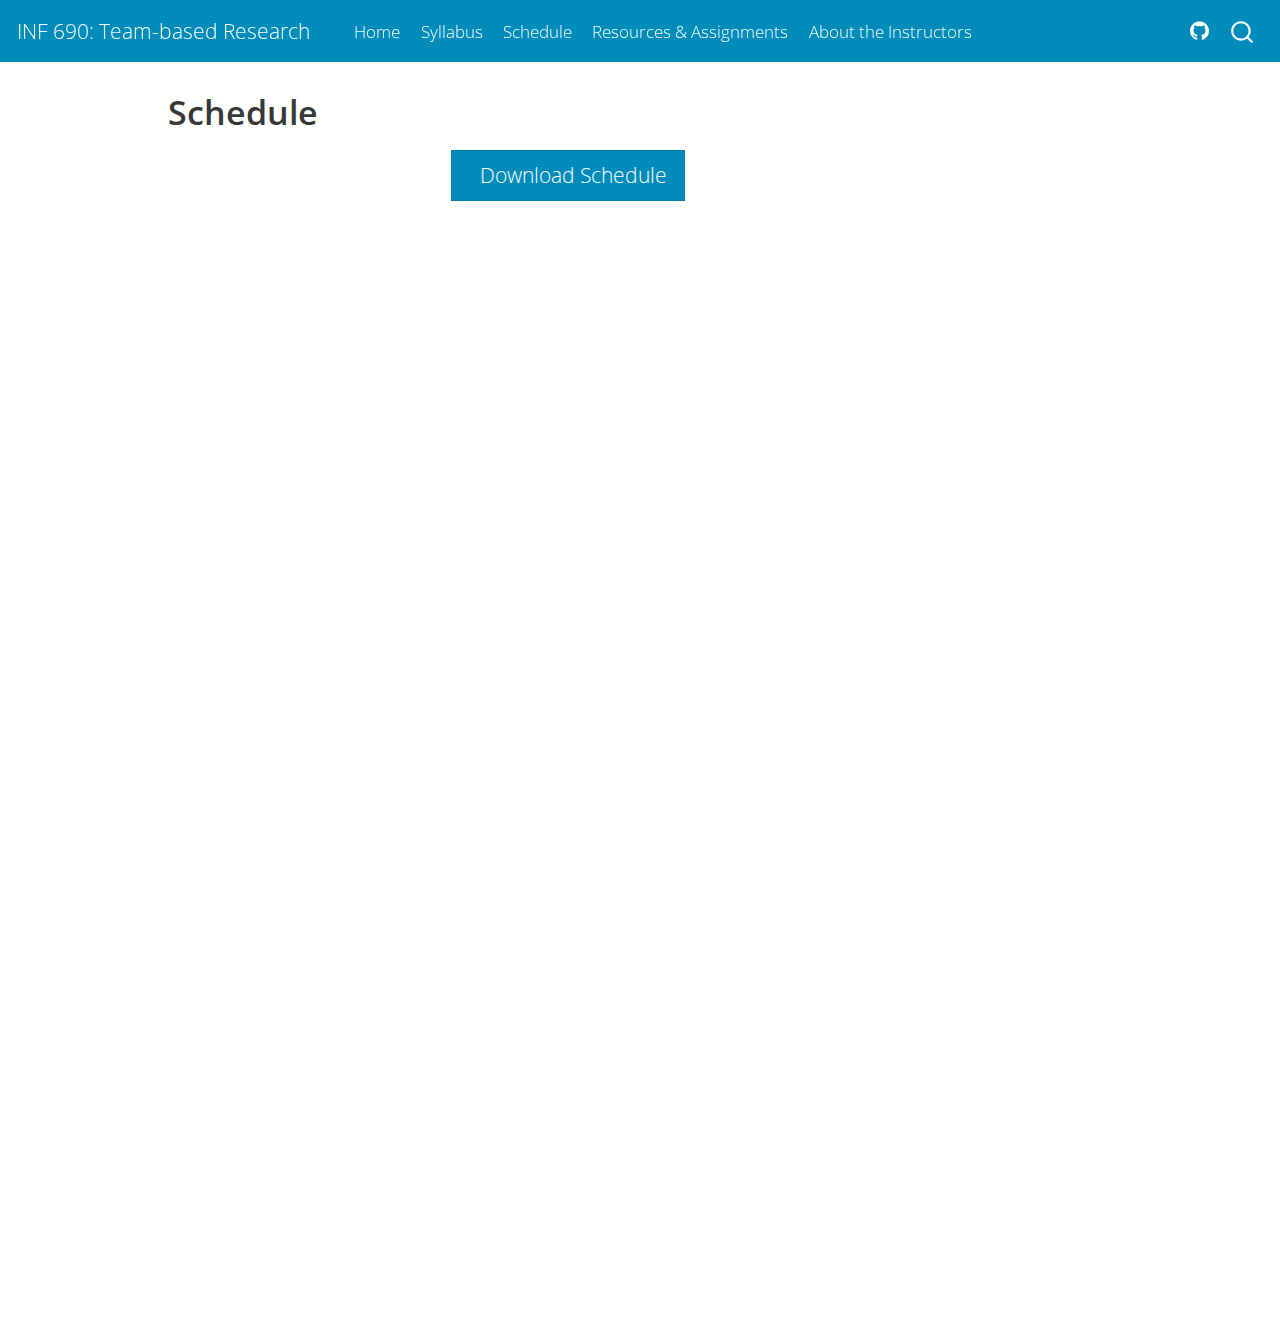
<file: docs/schedule.html>
<!DOCTYPE html>
<html xmlns="http://www.w3.org/1999/xhtml" lang="en" xml:lang="en"><head>

<meta charset="utf-8">
<meta name="generator" content="quarto-1.3.353">

<meta name="viewport" content="width=device-width, initial-scale=1.0, user-scalable=yes">


<title>INF 690: Team-based Research - Schedule</title>
<style>
code{white-space: pre-wrap;}
span.smallcaps{font-variant: small-caps;}
div.columns{display: flex; gap: min(4vw, 1.5em);}
div.column{flex: auto; overflow-x: auto;}
div.hanging-indent{margin-left: 1.5em; text-indent: -1.5em;}
ul.task-list{list-style: none;}
ul.task-list li input[type="checkbox"] {
  width: 0.8em;
  margin: 0 0.8em 0.2em -1em; /* quarto-specific, see https://github.com/quarto-dev/quarto-cli/issues/4556 */ 
  vertical-align: middle;
}
</style>


<script src="site_libs/quarto-nav/quarto-nav.js"></script>
<script src="site_libs/quarto-nav/headroom.min.js"></script>
<script src="site_libs/clipboard/clipboard.min.js"></script>
<script src="site_libs/quarto-search/autocomplete.umd.js"></script>
<script src="site_libs/quarto-search/fuse.min.js"></script>
<script src="site_libs/quarto-search/quarto-search.js"></script>
<meta name="quarto:offset" content="./">
<script src="site_libs/quarto-html/quarto.js"></script>
<script src="site_libs/quarto-html/popper.min.js"></script>
<script src="site_libs/quarto-html/tippy.umd.min.js"></script>
<script src="site_libs/quarto-html/anchor.min.js"></script>
<link href="site_libs/quarto-html/tippy.css" rel="stylesheet">
<link href="site_libs/quarto-html/quarto-syntax-highlighting.css" rel="stylesheet" id="quarto-text-highlighting-styles">
<script src="site_libs/bootstrap/bootstrap.min.js"></script>
<link href="site_libs/bootstrap/bootstrap-icons.css" rel="stylesheet">
<link href="site_libs/bootstrap/bootstrap.min.css" rel="stylesheet" id="quarto-bootstrap" data-mode="light">
<script id="quarto-search-options" type="application/json">{
  "location": "navbar",
  "copy-button": false,
  "collapse-after": 3,
  "panel-placement": "end",
  "type": "overlay",
  "limit": 20,
  "language": {
    "search-no-results-text": "No results",
    "search-matching-documents-text": "matching documents",
    "search-copy-link-title": "Copy link to search",
    "search-hide-matches-text": "Hide additional matches",
    "search-more-match-text": "more match in this document",
    "search-more-matches-text": "more matches in this document",
    "search-clear-button-title": "Clear",
    "search-detached-cancel-button-title": "Cancel",
    "search-submit-button-title": "Submit"
  }
}</script>


<link rel="stylesheet" href="styles.css">
</head>

<body class="nav-fixed">

<div id="quarto-search-results"></div>
  <header id="quarto-header" class="headroom fixed-top">
    <nav class="navbar navbar-expand-lg navbar-dark ">
      <div class="navbar-container container-fluid">
      <div class="navbar-brand-container">
    <a class="navbar-brand" href="./index.html">
    <span class="navbar-title">INF 690: Team-based Research</span>
    </a>
  </div>
            <div id="quarto-search" class="" title="Search"></div>
          <button class="navbar-toggler" type="button" data-bs-toggle="collapse" data-bs-target="#navbarCollapse" aria-controls="navbarCollapse" aria-expanded="false" aria-label="Toggle navigation" onclick="if (window.quartoToggleHeadroom) { window.quartoToggleHeadroom(); }">
  <span class="navbar-toggler-icon"></span>
</button>
          <div class="collapse navbar-collapse" id="navbarCollapse">
            <ul class="navbar-nav navbar-nav-scroll me-auto">
  <li class="nav-item">
    <a class="nav-link" href="./index.html" rel="" target="">
 <span class="menu-text">Home</span></a>
  </li>  
  <li class="nav-item">
    <a class="nav-link" href="./syllabus.html" rel="" target="">
 <span class="menu-text">Syllabus</span></a>
  </li>  
  <li class="nav-item">
    <a class="nav-link active" href="./schedule.html" rel="" target="" aria-current="page">
 <span class="menu-text">Schedule</span></a>
  </li>  
  <li class="nav-item">
    <a class="nav-link" href="./resources.html" rel="" target="">
 <span class="menu-text">Resources &amp; Assignments</span></a>
  </li>  
  <li class="nav-item">
    <a class="nav-link" href="./about.html" rel="" target="">
 <span class="menu-text">About the Instructors</span></a>
  </li>  
</ul>
            <ul class="navbar-nav navbar-nav-scroll ms-auto">
  <li class="nav-item compact">
    <a class="nav-link" href="https://github.com/anamtk/team_based_science" rel="" target=""><i class="bi bi-github" role="img">
</i> 
 <span class="menu-text"></span></a>
  </li>  
</ul>
            <div class="quarto-navbar-tools">
</div>
          </div> <!-- /navcollapse -->
      </div> <!-- /container-fluid -->
    </nav>
</header>
<!-- content -->
<div id="quarto-content" class="quarto-container page-columns page-rows-contents page-layout-article page-navbar">
<!-- sidebar -->
<!-- margin-sidebar -->
    <div id="quarto-margin-sidebar" class="sidebar margin-sidebar">
        
    </div>
<!-- main -->
<main class="content" id="quarto-document-content">

<header id="title-block-header" class="quarto-title-block default">
<div class="quarto-title">
<h1 class="title">Schedule</h1>
</div>



<div class="quarto-title-meta">

    
  
    
  </div>
  

</header>

<div class="cell">
<style type="text/css">
.embed-container {
    position: relative;
    padding-bottom: 129%;
    height: 0;
    overflow: hidden;
    max-width: 100%;
}

.embed-container iframe,
.embed-container object,
.embed-container embed {
    position: absolute;
    top: 0;
    left: 0;
    width: 100%;
    height: 100%;
}
</style>
</div>
<p class="text-center">
  <a class="btn btn-primary btn-lg cv-download" href="schedule.pdf" target="_blank">
    <i class="fa-solid fa-file-arrow-down"></i> Download Schedule
  </a>
</p>

<div class="embed-container">
  <iframe src="schedule.pdf" style="border: 0.5px"></iframe>
</div>



</main> <!-- /main -->
<script id="quarto-html-after-body" type="application/javascript">
window.document.addEventListener("DOMContentLoaded", function (event) {
  const toggleBodyColorMode = (bsSheetEl) => {
    const mode = bsSheetEl.getAttribute("data-mode");
    const bodyEl = window.document.querySelector("body");
    if (mode === "dark") {
      bodyEl.classList.add("quarto-dark");
      bodyEl.classList.remove("quarto-light");
    } else {
      bodyEl.classList.add("quarto-light");
      bodyEl.classList.remove("quarto-dark");
    }
  }
  const toggleBodyColorPrimary = () => {
    const bsSheetEl = window.document.querySelector("link#quarto-bootstrap");
    if (bsSheetEl) {
      toggleBodyColorMode(bsSheetEl);
    }
  }
  toggleBodyColorPrimary();  
  const icon = "";
  const anchorJS = new window.AnchorJS();
  anchorJS.options = {
    placement: 'right',
    icon: icon
  };
  anchorJS.add('.anchored');
  const isCodeAnnotation = (el) => {
    for (const clz of el.classList) {
      if (clz.startsWith('code-annotation-')) {                     
        return true;
      }
    }
    return false;
  }
  const clipboard = new window.ClipboardJS('.code-copy-button', {
    text: function(trigger) {
      const codeEl = trigger.previousElementSibling.cloneNode(true);
      for (const childEl of codeEl.children) {
        if (isCodeAnnotation(childEl)) {
          childEl.remove();
        }
      }
      return codeEl.innerText;
    }
  });
  clipboard.on('success', function(e) {
    // button target
    const button = e.trigger;
    // don't keep focus
    button.blur();
    // flash "checked"
    button.classList.add('code-copy-button-checked');
    var currentTitle = button.getAttribute("title");
    button.setAttribute("title", "Copied!");
    let tooltip;
    if (window.bootstrap) {
      button.setAttribute("data-bs-toggle", "tooltip");
      button.setAttribute("data-bs-placement", "left");
      button.setAttribute("data-bs-title", "Copied!");
      tooltip = new bootstrap.Tooltip(button, 
        { trigger: "manual", 
          customClass: "code-copy-button-tooltip",
          offset: [0, -8]});
      tooltip.show();    
    }
    setTimeout(function() {
      if (tooltip) {
        tooltip.hide();
        button.removeAttribute("data-bs-title");
        button.removeAttribute("data-bs-toggle");
        button.removeAttribute("data-bs-placement");
      }
      button.setAttribute("title", currentTitle);
      button.classList.remove('code-copy-button-checked');
    }, 1000);
    // clear code selection
    e.clearSelection();
  });
  function tippyHover(el, contentFn) {
    const config = {
      allowHTML: true,
      content: contentFn,
      maxWidth: 500,
      delay: 100,
      arrow: false,
      appendTo: function(el) {
          return el.parentElement;
      },
      interactive: true,
      interactiveBorder: 10,
      theme: 'quarto',
      placement: 'bottom-start'
    };
    window.tippy(el, config); 
  }
  const noterefs = window.document.querySelectorAll('a[role="doc-noteref"]');
  for (var i=0; i<noterefs.length; i++) {
    const ref = noterefs[i];
    tippyHover(ref, function() {
      // use id or data attribute instead here
      let href = ref.getAttribute('data-footnote-href') || ref.getAttribute('href');
      try { href = new URL(href).hash; } catch {}
      const id = href.replace(/^#\/?/, "");
      const note = window.document.getElementById(id);
      return note.innerHTML;
    });
  }
      let selectedAnnoteEl;
      const selectorForAnnotation = ( cell, annotation) => {
        let cellAttr = 'data-code-cell="' + cell + '"';
        let lineAttr = 'data-code-annotation="' +  annotation + '"';
        const selector = 'span[' + cellAttr + '][' + lineAttr + ']';
        return selector;
      }
      const selectCodeLines = (annoteEl) => {
        const doc = window.document;
        const targetCell = annoteEl.getAttribute("data-target-cell");
        const targetAnnotation = annoteEl.getAttribute("data-target-annotation");
        const annoteSpan = window.document.querySelector(selectorForAnnotation(targetCell, targetAnnotation));
        const lines = annoteSpan.getAttribute("data-code-lines").split(",");
        const lineIds = lines.map((line) => {
          return targetCell + "-" + line;
        })
        let top = null;
        let height = null;
        let parent = null;
        if (lineIds.length > 0) {
            //compute the position of the single el (top and bottom and make a div)
            const el = window.document.getElementById(lineIds[0]);
            top = el.offsetTop;
            height = el.offsetHeight;
            parent = el.parentElement.parentElement;
          if (lineIds.length > 1) {
            const lastEl = window.document.getElementById(lineIds[lineIds.length - 1]);
            const bottom = lastEl.offsetTop + lastEl.offsetHeight;
            height = bottom - top;
          }
          if (top !== null && height !== null && parent !== null) {
            // cook up a div (if necessary) and position it 
            let div = window.document.getElementById("code-annotation-line-highlight");
            if (div === null) {
              div = window.document.createElement("div");
              div.setAttribute("id", "code-annotation-line-highlight");
              div.style.position = 'absolute';
              parent.appendChild(div);
            }
            div.style.top = top - 2 + "px";
            div.style.height = height + 4 + "px";
            let gutterDiv = window.document.getElementById("code-annotation-line-highlight-gutter");
            if (gutterDiv === null) {
              gutterDiv = window.document.createElement("div");
              gutterDiv.setAttribute("id", "code-annotation-line-highlight-gutter");
              gutterDiv.style.position = 'absolute';
              const codeCell = window.document.getElementById(targetCell);
              const gutter = codeCell.querySelector('.code-annotation-gutter');
              gutter.appendChild(gutterDiv);
            }
            gutterDiv.style.top = top - 2 + "px";
            gutterDiv.style.height = height + 4 + "px";
          }
          selectedAnnoteEl = annoteEl;
        }
      };
      const unselectCodeLines = () => {
        const elementsIds = ["code-annotation-line-highlight", "code-annotation-line-highlight-gutter"];
        elementsIds.forEach((elId) => {
          const div = window.document.getElementById(elId);
          if (div) {
            div.remove();
          }
        });
        selectedAnnoteEl = undefined;
      };
      // Attach click handler to the DT
      const annoteDls = window.document.querySelectorAll('dt[data-target-cell]');
      for (const annoteDlNode of annoteDls) {
        annoteDlNode.addEventListener('click', (event) => {
          const clickedEl = event.target;
          if (clickedEl !== selectedAnnoteEl) {
            unselectCodeLines();
            const activeEl = window.document.querySelector('dt[data-target-cell].code-annotation-active');
            if (activeEl) {
              activeEl.classList.remove('code-annotation-active');
            }
            selectCodeLines(clickedEl);
            clickedEl.classList.add('code-annotation-active');
          } else {
            // Unselect the line
            unselectCodeLines();
            clickedEl.classList.remove('code-annotation-active');
          }
        });
      }
  const findCites = (el) => {
    const parentEl = el.parentElement;
    if (parentEl) {
      const cites = parentEl.dataset.cites;
      if (cites) {
        return {
          el,
          cites: cites.split(' ')
        };
      } else {
        return findCites(el.parentElement)
      }
    } else {
      return undefined;
    }
  };
  var bibliorefs = window.document.querySelectorAll('a[role="doc-biblioref"]');
  for (var i=0; i<bibliorefs.length; i++) {
    const ref = bibliorefs[i];
    const citeInfo = findCites(ref);
    if (citeInfo) {
      tippyHover(citeInfo.el, function() {
        var popup = window.document.createElement('div');
        citeInfo.cites.forEach(function(cite) {
          var citeDiv = window.document.createElement('div');
          citeDiv.classList.add('hanging-indent');
          citeDiv.classList.add('csl-entry');
          var biblioDiv = window.document.getElementById('ref-' + cite);
          if (biblioDiv) {
            citeDiv.innerHTML = biblioDiv.innerHTML;
          }
          popup.appendChild(citeDiv);
        });
        return popup.innerHTML;
      });
    }
  }
});
</script>
</div> <!-- /content -->



</body></html>
</file>
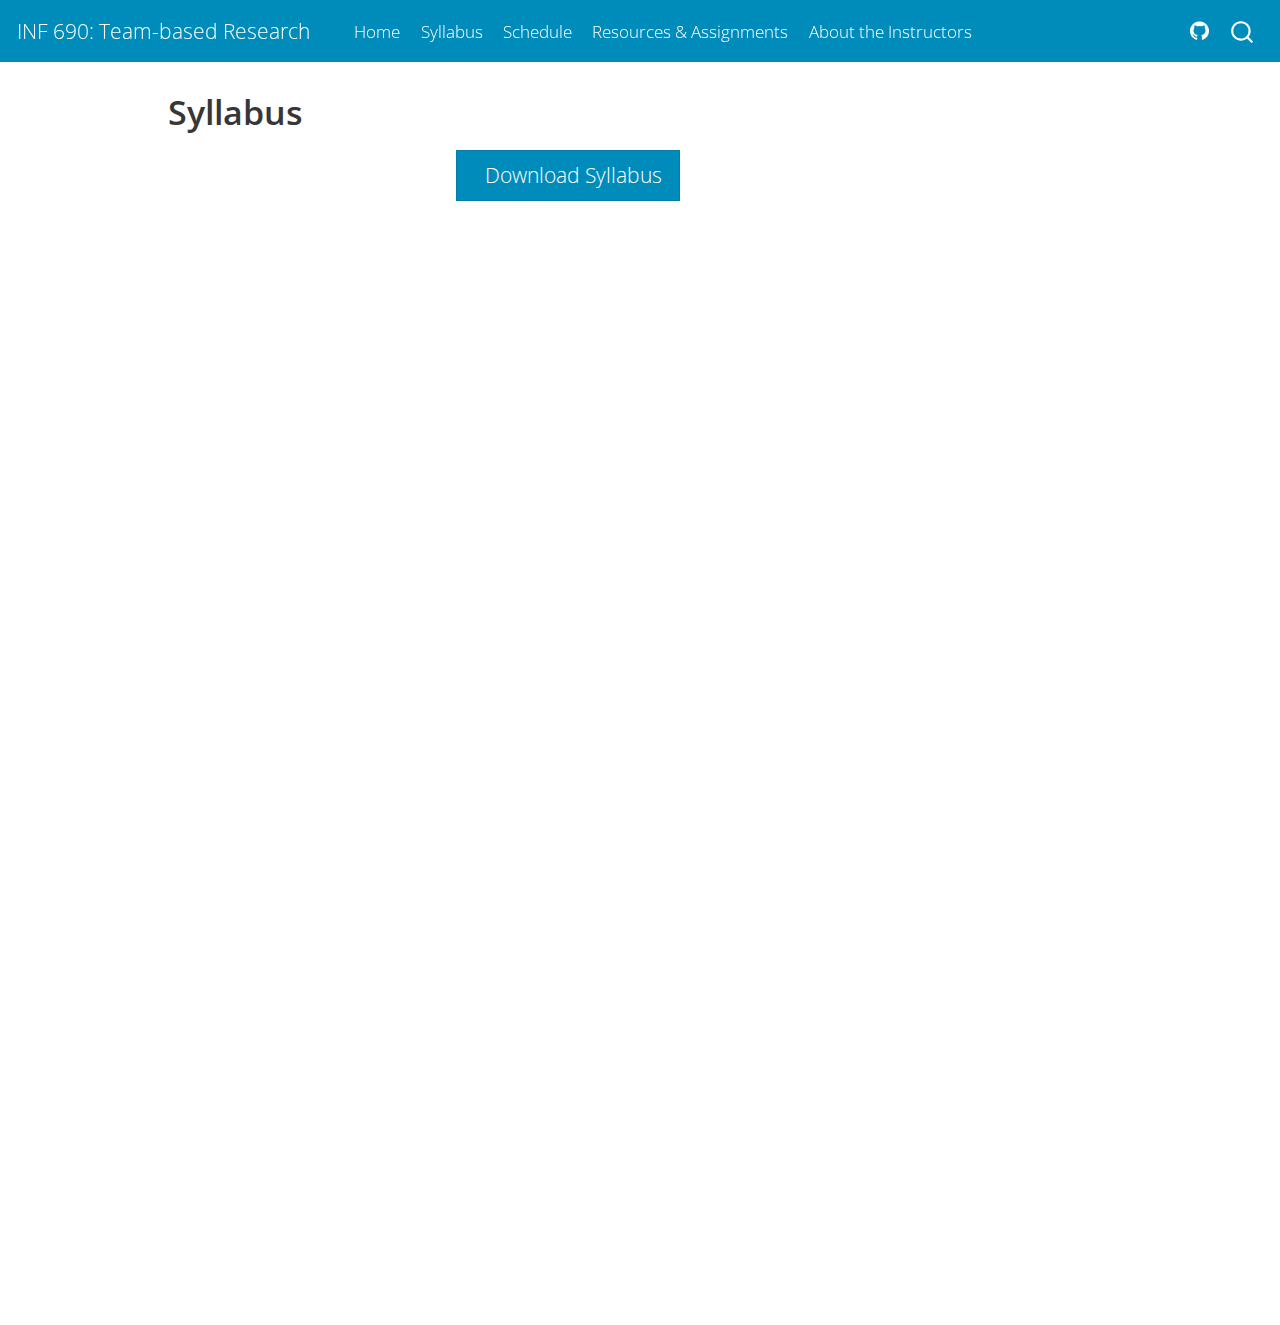
<file: docs/syllabus.html>
<!DOCTYPE html>
<html xmlns="http://www.w3.org/1999/xhtml" lang="en" xml:lang="en"><head>

<meta charset="utf-8">
<meta name="generator" content="quarto-1.3.353">

<meta name="viewport" content="width=device-width, initial-scale=1.0, user-scalable=yes">


<title>INF 690: Team-based Research - Syllabus</title>
<style>
code{white-space: pre-wrap;}
span.smallcaps{font-variant: small-caps;}
div.columns{display: flex; gap: min(4vw, 1.5em);}
div.column{flex: auto; overflow-x: auto;}
div.hanging-indent{margin-left: 1.5em; text-indent: -1.5em;}
ul.task-list{list-style: none;}
ul.task-list li input[type="checkbox"] {
  width: 0.8em;
  margin: 0 0.8em 0.2em -1em; /* quarto-specific, see https://github.com/quarto-dev/quarto-cli/issues/4556 */ 
  vertical-align: middle;
}
</style>


<script src="site_libs/quarto-nav/quarto-nav.js"></script>
<script src="site_libs/quarto-nav/headroom.min.js"></script>
<script src="site_libs/clipboard/clipboard.min.js"></script>
<script src="site_libs/quarto-search/autocomplete.umd.js"></script>
<script src="site_libs/quarto-search/fuse.min.js"></script>
<script src="site_libs/quarto-search/quarto-search.js"></script>
<meta name="quarto:offset" content="./">
<script src="site_libs/quarto-html/quarto.js"></script>
<script src="site_libs/quarto-html/popper.min.js"></script>
<script src="site_libs/quarto-html/tippy.umd.min.js"></script>
<script src="site_libs/quarto-html/anchor.min.js"></script>
<link href="site_libs/quarto-html/tippy.css" rel="stylesheet">
<link href="site_libs/quarto-html/quarto-syntax-highlighting.css" rel="stylesheet" id="quarto-text-highlighting-styles">
<script src="site_libs/bootstrap/bootstrap.min.js"></script>
<link href="site_libs/bootstrap/bootstrap-icons.css" rel="stylesheet">
<link href="site_libs/bootstrap/bootstrap.min.css" rel="stylesheet" id="quarto-bootstrap" data-mode="light">
<script id="quarto-search-options" type="application/json">{
  "location": "navbar",
  "copy-button": false,
  "collapse-after": 3,
  "panel-placement": "end",
  "type": "overlay",
  "limit": 20,
  "language": {
    "search-no-results-text": "No results",
    "search-matching-documents-text": "matching documents",
    "search-copy-link-title": "Copy link to search",
    "search-hide-matches-text": "Hide additional matches",
    "search-more-match-text": "more match in this document",
    "search-more-matches-text": "more matches in this document",
    "search-clear-button-title": "Clear",
    "search-detached-cancel-button-title": "Cancel",
    "search-submit-button-title": "Submit"
  }
}</script>


<link rel="stylesheet" href="styles.css">
</head>

<body class="nav-fixed">

<div id="quarto-search-results"></div>
  <header id="quarto-header" class="headroom fixed-top">
    <nav class="navbar navbar-expand-lg navbar-dark ">
      <div class="navbar-container container-fluid">
      <div class="navbar-brand-container">
    <a class="navbar-brand" href="./index.html">
    <span class="navbar-title">INF 690: Team-based Research</span>
    </a>
  </div>
            <div id="quarto-search" class="" title="Search"></div>
          <button class="navbar-toggler" type="button" data-bs-toggle="collapse" data-bs-target="#navbarCollapse" aria-controls="navbarCollapse" aria-expanded="false" aria-label="Toggle navigation" onclick="if (window.quartoToggleHeadroom) { window.quartoToggleHeadroom(); }">
  <span class="navbar-toggler-icon"></span>
</button>
          <div class="collapse navbar-collapse" id="navbarCollapse">
            <ul class="navbar-nav navbar-nav-scroll me-auto">
  <li class="nav-item">
    <a class="nav-link" href="./index.html" rel="" target="">
 <span class="menu-text">Home</span></a>
  </li>  
  <li class="nav-item">
    <a class="nav-link active" href="./syllabus.html" rel="" target="" aria-current="page">
 <span class="menu-text">Syllabus</span></a>
  </li>  
  <li class="nav-item">
    <a class="nav-link" href="./schedule.html" rel="" target="">
 <span class="menu-text">Schedule</span></a>
  </li>  
  <li class="nav-item">
    <a class="nav-link" href="./resources.html" rel="" target="">
 <span class="menu-text">Resources &amp; Assignments</span></a>
  </li>  
  <li class="nav-item">
    <a class="nav-link" href="./about.html" rel="" target="">
 <span class="menu-text">About the Instructors</span></a>
  </li>  
</ul>
            <ul class="navbar-nav navbar-nav-scroll ms-auto">
  <li class="nav-item compact">
    <a class="nav-link" href="https://github.com/anamtk/team_based_science" rel="" target=""><i class="bi bi-github" role="img">
</i> 
 <span class="menu-text"></span></a>
  </li>  
</ul>
            <div class="quarto-navbar-tools">
</div>
          </div> <!-- /navcollapse -->
      </div> <!-- /container-fluid -->
    </nav>
</header>
<!-- content -->
<div id="quarto-content" class="quarto-container page-columns page-rows-contents page-layout-article page-navbar">
<!-- sidebar -->
<!-- margin-sidebar -->
    <div id="quarto-margin-sidebar" class="sidebar margin-sidebar">
        
    </div>
<!-- main -->
<main class="content" id="quarto-document-content">

<header id="title-block-header" class="quarto-title-block default">
<div class="quarto-title">
<h1 class="title">Syllabus</h1>
</div>



<div class="quarto-title-meta">

    
  
    
  </div>
  

</header>

<div class="cell">
<style type="text/css">
.embed-container {
    position: relative;
    padding-bottom: 129%;
    height: 0;
    overflow: hidden;
    max-width: 100%;
}

.embed-container iframe,
.embed-container object,
.embed-container embed {
    position: absolute;
    top: 0;
    left: 0;
    width: 100%;
    height: 100%;
}
</style>
</div>
<p class="text-center">
  <a class="btn btn-primary btn-lg cv-download" href="syllabus.pdf" target="_blank">
    <i class="fa-solid fa-file-arrow-down"></i> Download Syllabus
  </a>
</p>

<div class="embed-container">
  <iframe src="syllabus.pdf" style="border: 0.5px"></iframe>
</div>



</main> <!-- /main -->
<script id="quarto-html-after-body" type="application/javascript">
window.document.addEventListener("DOMContentLoaded", function (event) {
  const toggleBodyColorMode = (bsSheetEl) => {
    const mode = bsSheetEl.getAttribute("data-mode");
    const bodyEl = window.document.querySelector("body");
    if (mode === "dark") {
      bodyEl.classList.add("quarto-dark");
      bodyEl.classList.remove("quarto-light");
    } else {
      bodyEl.classList.add("quarto-light");
      bodyEl.classList.remove("quarto-dark");
    }
  }
  const toggleBodyColorPrimary = () => {
    const bsSheetEl = window.document.querySelector("link#quarto-bootstrap");
    if (bsSheetEl) {
      toggleBodyColorMode(bsSheetEl);
    }
  }
  toggleBodyColorPrimary();  
  const icon = "";
  const anchorJS = new window.AnchorJS();
  anchorJS.options = {
    placement: 'right',
    icon: icon
  };
  anchorJS.add('.anchored');
  const isCodeAnnotation = (el) => {
    for (const clz of el.classList) {
      if (clz.startsWith('code-annotation-')) {                     
        return true;
      }
    }
    return false;
  }
  const clipboard = new window.ClipboardJS('.code-copy-button', {
    text: function(trigger) {
      const codeEl = trigger.previousElementSibling.cloneNode(true);
      for (const childEl of codeEl.children) {
        if (isCodeAnnotation(childEl)) {
          childEl.remove();
        }
      }
      return codeEl.innerText;
    }
  });
  clipboard.on('success', function(e) {
    // button target
    const button = e.trigger;
    // don't keep focus
    button.blur();
    // flash "checked"
    button.classList.add('code-copy-button-checked');
    var currentTitle = button.getAttribute("title");
    button.setAttribute("title", "Copied!");
    let tooltip;
    if (window.bootstrap) {
      button.setAttribute("data-bs-toggle", "tooltip");
      button.setAttribute("data-bs-placement", "left");
      button.setAttribute("data-bs-title", "Copied!");
      tooltip = new bootstrap.Tooltip(button, 
        { trigger: "manual", 
          customClass: "code-copy-button-tooltip",
          offset: [0, -8]});
      tooltip.show();    
    }
    setTimeout(function() {
      if (tooltip) {
        tooltip.hide();
        button.removeAttribute("data-bs-title");
        button.removeAttribute("data-bs-toggle");
        button.removeAttribute("data-bs-placement");
      }
      button.setAttribute("title", currentTitle);
      button.classList.remove('code-copy-button-checked');
    }, 1000);
    // clear code selection
    e.clearSelection();
  });
  function tippyHover(el, contentFn) {
    const config = {
      allowHTML: true,
      content: contentFn,
      maxWidth: 500,
      delay: 100,
      arrow: false,
      appendTo: function(el) {
          return el.parentElement;
      },
      interactive: true,
      interactiveBorder: 10,
      theme: 'quarto',
      placement: 'bottom-start'
    };
    window.tippy(el, config); 
  }
  const noterefs = window.document.querySelectorAll('a[role="doc-noteref"]');
  for (var i=0; i<noterefs.length; i++) {
    const ref = noterefs[i];
    tippyHover(ref, function() {
      // use id or data attribute instead here
      let href = ref.getAttribute('data-footnote-href') || ref.getAttribute('href');
      try { href = new URL(href).hash; } catch {}
      const id = href.replace(/^#\/?/, "");
      const note = window.document.getElementById(id);
      return note.innerHTML;
    });
  }
      let selectedAnnoteEl;
      const selectorForAnnotation = ( cell, annotation) => {
        let cellAttr = 'data-code-cell="' + cell + '"';
        let lineAttr = 'data-code-annotation="' +  annotation + '"';
        const selector = 'span[' + cellAttr + '][' + lineAttr + ']';
        return selector;
      }
      const selectCodeLines = (annoteEl) => {
        const doc = window.document;
        const targetCell = annoteEl.getAttribute("data-target-cell");
        const targetAnnotation = annoteEl.getAttribute("data-target-annotation");
        const annoteSpan = window.document.querySelector(selectorForAnnotation(targetCell, targetAnnotation));
        const lines = annoteSpan.getAttribute("data-code-lines").split(",");
        const lineIds = lines.map((line) => {
          return targetCell + "-" + line;
        })
        let top = null;
        let height = null;
        let parent = null;
        if (lineIds.length > 0) {
            //compute the position of the single el (top and bottom and make a div)
            const el = window.document.getElementById(lineIds[0]);
            top = el.offsetTop;
            height = el.offsetHeight;
            parent = el.parentElement.parentElement;
          if (lineIds.length > 1) {
            const lastEl = window.document.getElementById(lineIds[lineIds.length - 1]);
            const bottom = lastEl.offsetTop + lastEl.offsetHeight;
            height = bottom - top;
          }
          if (top !== null && height !== null && parent !== null) {
            // cook up a div (if necessary) and position it 
            let div = window.document.getElementById("code-annotation-line-highlight");
            if (div === null) {
              div = window.document.createElement("div");
              div.setAttribute("id", "code-annotation-line-highlight");
              div.style.position = 'absolute';
              parent.appendChild(div);
            }
            div.style.top = top - 2 + "px";
            div.style.height = height + 4 + "px";
            let gutterDiv = window.document.getElementById("code-annotation-line-highlight-gutter");
            if (gutterDiv === null) {
              gutterDiv = window.document.createElement("div");
              gutterDiv.setAttribute("id", "code-annotation-line-highlight-gutter");
              gutterDiv.style.position = 'absolute';
              const codeCell = window.document.getElementById(targetCell);
              const gutter = codeCell.querySelector('.code-annotation-gutter');
              gutter.appendChild(gutterDiv);
            }
            gutterDiv.style.top = top - 2 + "px";
            gutterDiv.style.height = height + 4 + "px";
          }
          selectedAnnoteEl = annoteEl;
        }
      };
      const unselectCodeLines = () => {
        const elementsIds = ["code-annotation-line-highlight", "code-annotation-line-highlight-gutter"];
        elementsIds.forEach((elId) => {
          const div = window.document.getElementById(elId);
          if (div) {
            div.remove();
          }
        });
        selectedAnnoteEl = undefined;
      };
      // Attach click handler to the DT
      const annoteDls = window.document.querySelectorAll('dt[data-target-cell]');
      for (const annoteDlNode of annoteDls) {
        annoteDlNode.addEventListener('click', (event) => {
          const clickedEl = event.target;
          if (clickedEl !== selectedAnnoteEl) {
            unselectCodeLines();
            const activeEl = window.document.querySelector('dt[data-target-cell].code-annotation-active');
            if (activeEl) {
              activeEl.classList.remove('code-annotation-active');
            }
            selectCodeLines(clickedEl);
            clickedEl.classList.add('code-annotation-active');
          } else {
            // Unselect the line
            unselectCodeLines();
            clickedEl.classList.remove('code-annotation-active');
          }
        });
      }
  const findCites = (el) => {
    const parentEl = el.parentElement;
    if (parentEl) {
      const cites = parentEl.dataset.cites;
      if (cites) {
        return {
          el,
          cites: cites.split(' ')
        };
      } else {
        return findCites(el.parentElement)
      }
    } else {
      return undefined;
    }
  };
  var bibliorefs = window.document.querySelectorAll('a[role="doc-biblioref"]');
  for (var i=0; i<bibliorefs.length; i++) {
    const ref = bibliorefs[i];
    const citeInfo = findCites(ref);
    if (citeInfo) {
      tippyHover(citeInfo.el, function() {
        var popup = window.document.createElement('div');
        citeInfo.cites.forEach(function(cite) {
          var citeDiv = window.document.createElement('div');
          citeDiv.classList.add('hanging-indent');
          citeDiv.classList.add('csl-entry');
          var biblioDiv = window.document.getElementById('ref-' + cite);
          if (biblioDiv) {
            citeDiv.innerHTML = biblioDiv.innerHTML;
          }
          popup.appendChild(citeDiv);
        });
        return popup.innerHTML;
      });
    }
  }
});
</script>
</div> <!-- /content -->



</body></html>
</file>
<file: docs/site_libs/quarto-html/tippy.css>
.tippy-box[data-animation=fade][data-state=hidden]{opacity:0}[data-tippy-root]{max-width:calc(100vw - 10px)}.tippy-box{position:relative;background-color:#333;color:#fff;border-radius:4px;font-size:14px;line-height:1.4;white-space:normal;outline:0;transition-property:transform,visibility,opacity}.tippy-box[data-placement^=top]>.tippy-arrow{bottom:0}.tippy-box[data-placement^=top]>.tippy-arrow:before{bottom:-7px;left:0;border-width:8px 8px 0;border-top-color:initial;transform-origin:center top}.tippy-box[data-placement^=bottom]>.tippy-arrow{top:0}.tippy-box[data-placement^=bottom]>.tippy-arrow:before{top:-7px;left:0;border-width:0 8px 8px;border-bottom-color:initial;transform-origin:center bottom}.tippy-box[data-placement^=left]>.tippy-arrow{right:0}.tippy-box[data-placement^=left]>.tippy-arrow:before{border-width:8px 0 8px 8px;border-left-color:initial;right:-7px;transform-origin:center left}.tippy-box[data-placement^=right]>.tippy-arrow{left:0}.tippy-box[data-placement^=right]>.tippy-arrow:before{left:-7px;border-width:8px 8px 8px 0;border-right-color:initial;transform-origin:center right}.tippy-box[data-inertia][data-state=visible]{transition-timing-function:cubic-bezier(.54,1.5,.38,1.11)}.tippy-arrow{width:16px;height:16px;color:#333}.tippy-arrow:before{content:"";position:absolute;border-color:transparent;border-style:solid}.tippy-content{position:relative;padding:5px 9px;z-index:1}
</file>
<file: docs/site_libs/quarto-html/quarto-syntax-highlighting.css>
/* quarto syntax highlight colors */
:root {
  --quarto-hl-ot-color: #003B4F;
  --quarto-hl-at-color: #657422;
  --quarto-hl-ss-color: #20794D;
  --quarto-hl-an-color: #5E5E5E;
  --quarto-hl-fu-color: #4758AB;
  --quarto-hl-st-color: #20794D;
  --quarto-hl-cf-color: #003B4F;
  --quarto-hl-op-color: #5E5E5E;
  --quarto-hl-er-color: #AD0000;
  --quarto-hl-bn-color: #AD0000;
  --quarto-hl-al-color: #AD0000;
  --quarto-hl-va-color: #111111;
  --quarto-hl-bu-color: inherit;
  --quarto-hl-ex-color: inherit;
  --quarto-hl-pp-color: #AD0000;
  --quarto-hl-in-color: #5E5E5E;
  --quarto-hl-vs-color: #20794D;
  --quarto-hl-wa-color: #5E5E5E;
  --quarto-hl-do-color: #5E5E5E;
  --quarto-hl-im-color: #00769E;
  --quarto-hl-ch-color: #20794D;
  --quarto-hl-dt-color: #AD0000;
  --quarto-hl-fl-color: #AD0000;
  --quarto-hl-co-color: #5E5E5E;
  --quarto-hl-cv-color: #5E5E5E;
  --quarto-hl-cn-color: #8f5902;
  --quarto-hl-sc-color: #5E5E5E;
  --quarto-hl-dv-color: #AD0000;
  --quarto-hl-kw-color: #003B4F;
}

/* other quarto variables */
:root {
  --quarto-font-monospace: SFMono-Regular, Menlo, Monaco, Consolas, "Liberation Mono", "Courier New", monospace;
}

pre > code.sourceCode > span {
  color: #003B4F;
}

code span {
  color: #003B4F;
}

code.sourceCode > span {
  color: #003B4F;
}

div.sourceCode,
div.sourceCode pre.sourceCode {
  color: #003B4F;
}

code span.ot {
  color: #003B4F;
  font-style: inherit;
}

code span.at {
  color: #657422;
  font-style: inherit;
}

code span.ss {
  color: #20794D;
  font-style: inherit;
}

code span.an {
  color: #5E5E5E;
  font-style: inherit;
}

code span.fu {
  color: #4758AB;
  font-style: inherit;
}

code span.st {
  color: #20794D;
  font-style: inherit;
}

code span.cf {
  color: #003B4F;
  font-style: inherit;
}

code span.op {
  color: #5E5E5E;
  font-style: inherit;
}

code span.er {
  color: #AD0000;
  font-style: inherit;
}

code span.bn {
  color: #AD0000;
  font-style: inherit;
}

code span.al {
  color: #AD0000;
  font-style: inherit;
}

code span.va {
  color: #111111;
  font-style: inherit;
}

code span.bu {
  font-style: inherit;
}

code span.ex {
  font-style: inherit;
}

code span.pp {
  color: #AD0000;
  font-style: inherit;
}

code span.in {
  color: #5E5E5E;
  font-style: inherit;
}

code span.vs {
  color: #20794D;
  font-style: inherit;
}

code span.wa {
  color: #5E5E5E;
  font-style: italic;
}

code span.do {
  color: #5E5E5E;
  font-style: italic;
}

code span.im {
  color: #00769E;
  font-style: inherit;
}

code span.ch {
  color: #20794D;
  font-style: inherit;
}

code span.dt {
  color: #AD0000;
  font-style: inherit;
}

code span.fl {
  color: #AD0000;
  font-style: inherit;
}

code span.co {
  color: #5E5E5E;
  font-style: inherit;
}

code span.cv {
  color: #5E5E5E;
  font-style: italic;
}

code span.cn {
  color: #8f5902;
  font-style: inherit;
}

code span.sc {
  color: #5E5E5E;
  font-style: inherit;
}

code span.dv {
  color: #AD0000;
  font-style: inherit;
}

code span.kw {
  color: #003B4F;
  font-style: inherit;
}

.prevent-inlining {
  content: "</";
}

/*# sourceMappingURL=debc5d5d77c3f9108843748ff7464032.css.map */
</file>
<file: docs/styles.css>
/* css styles */
</file>
